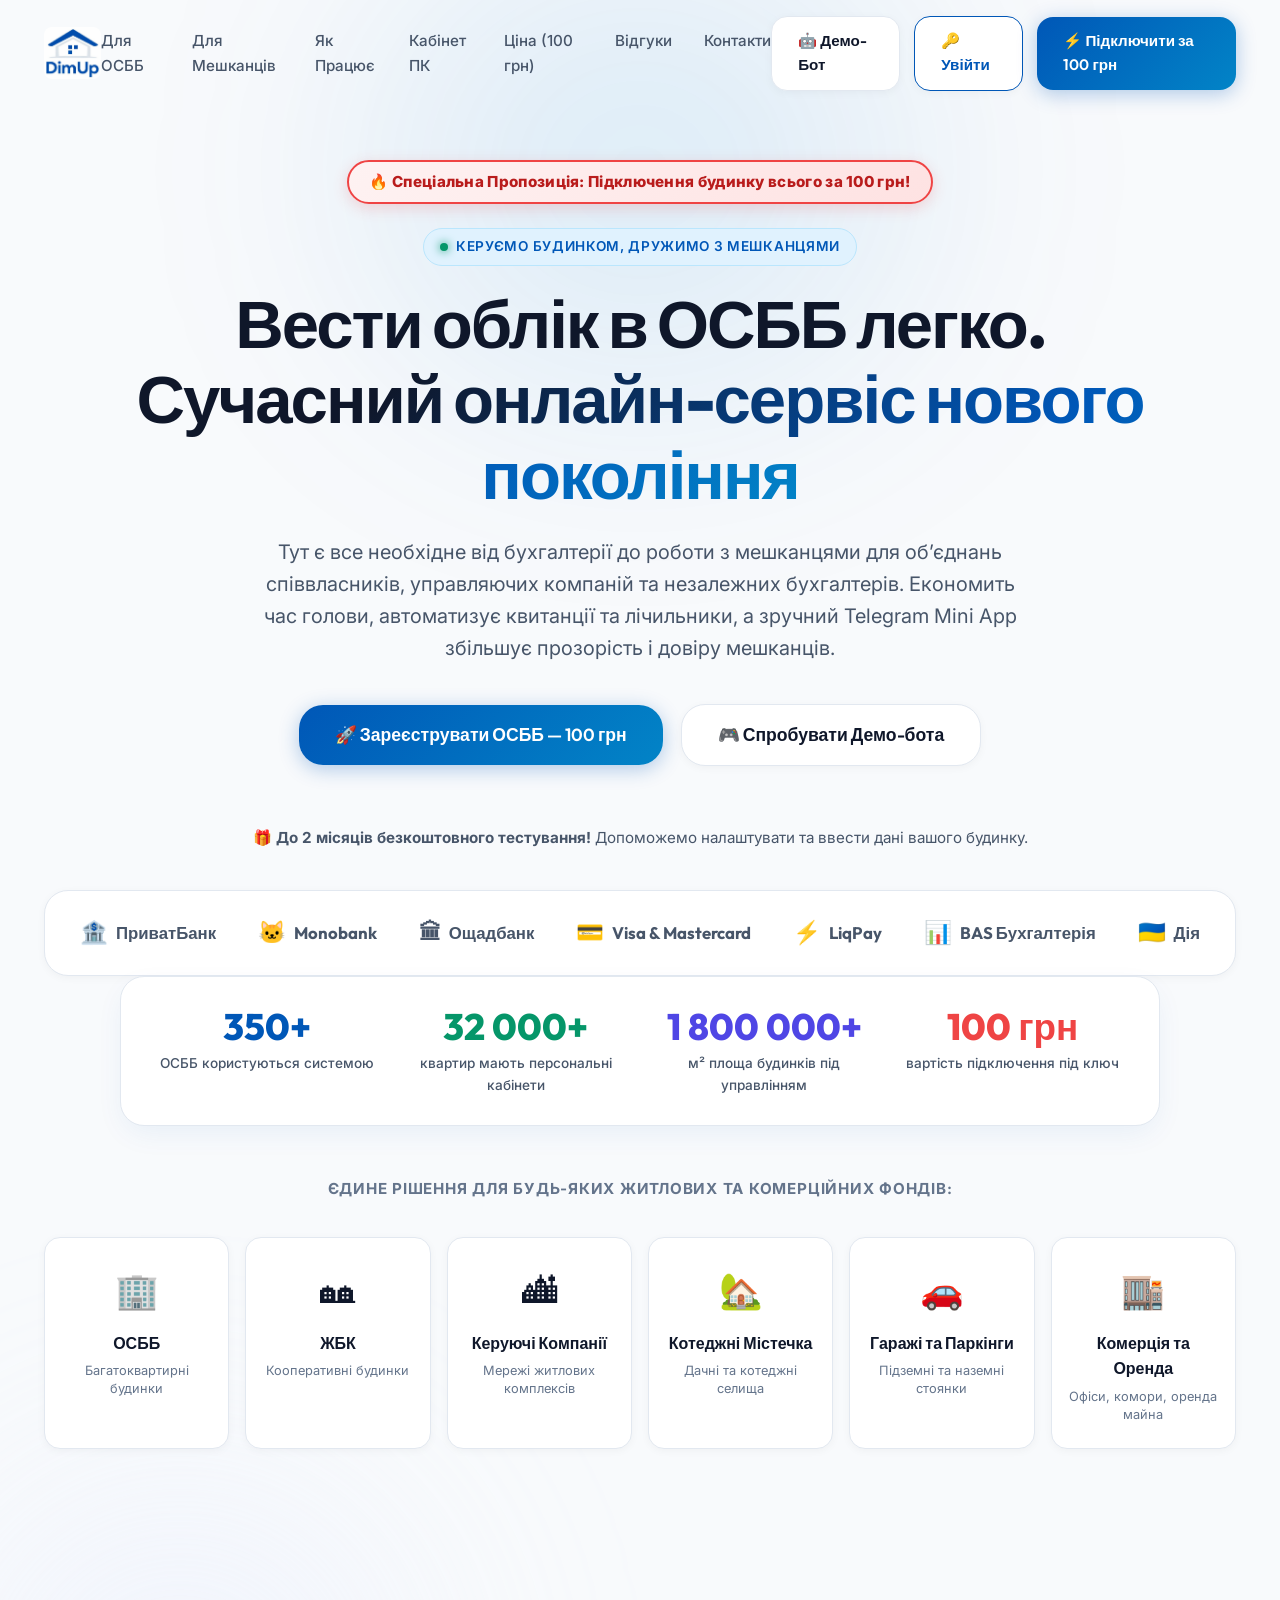
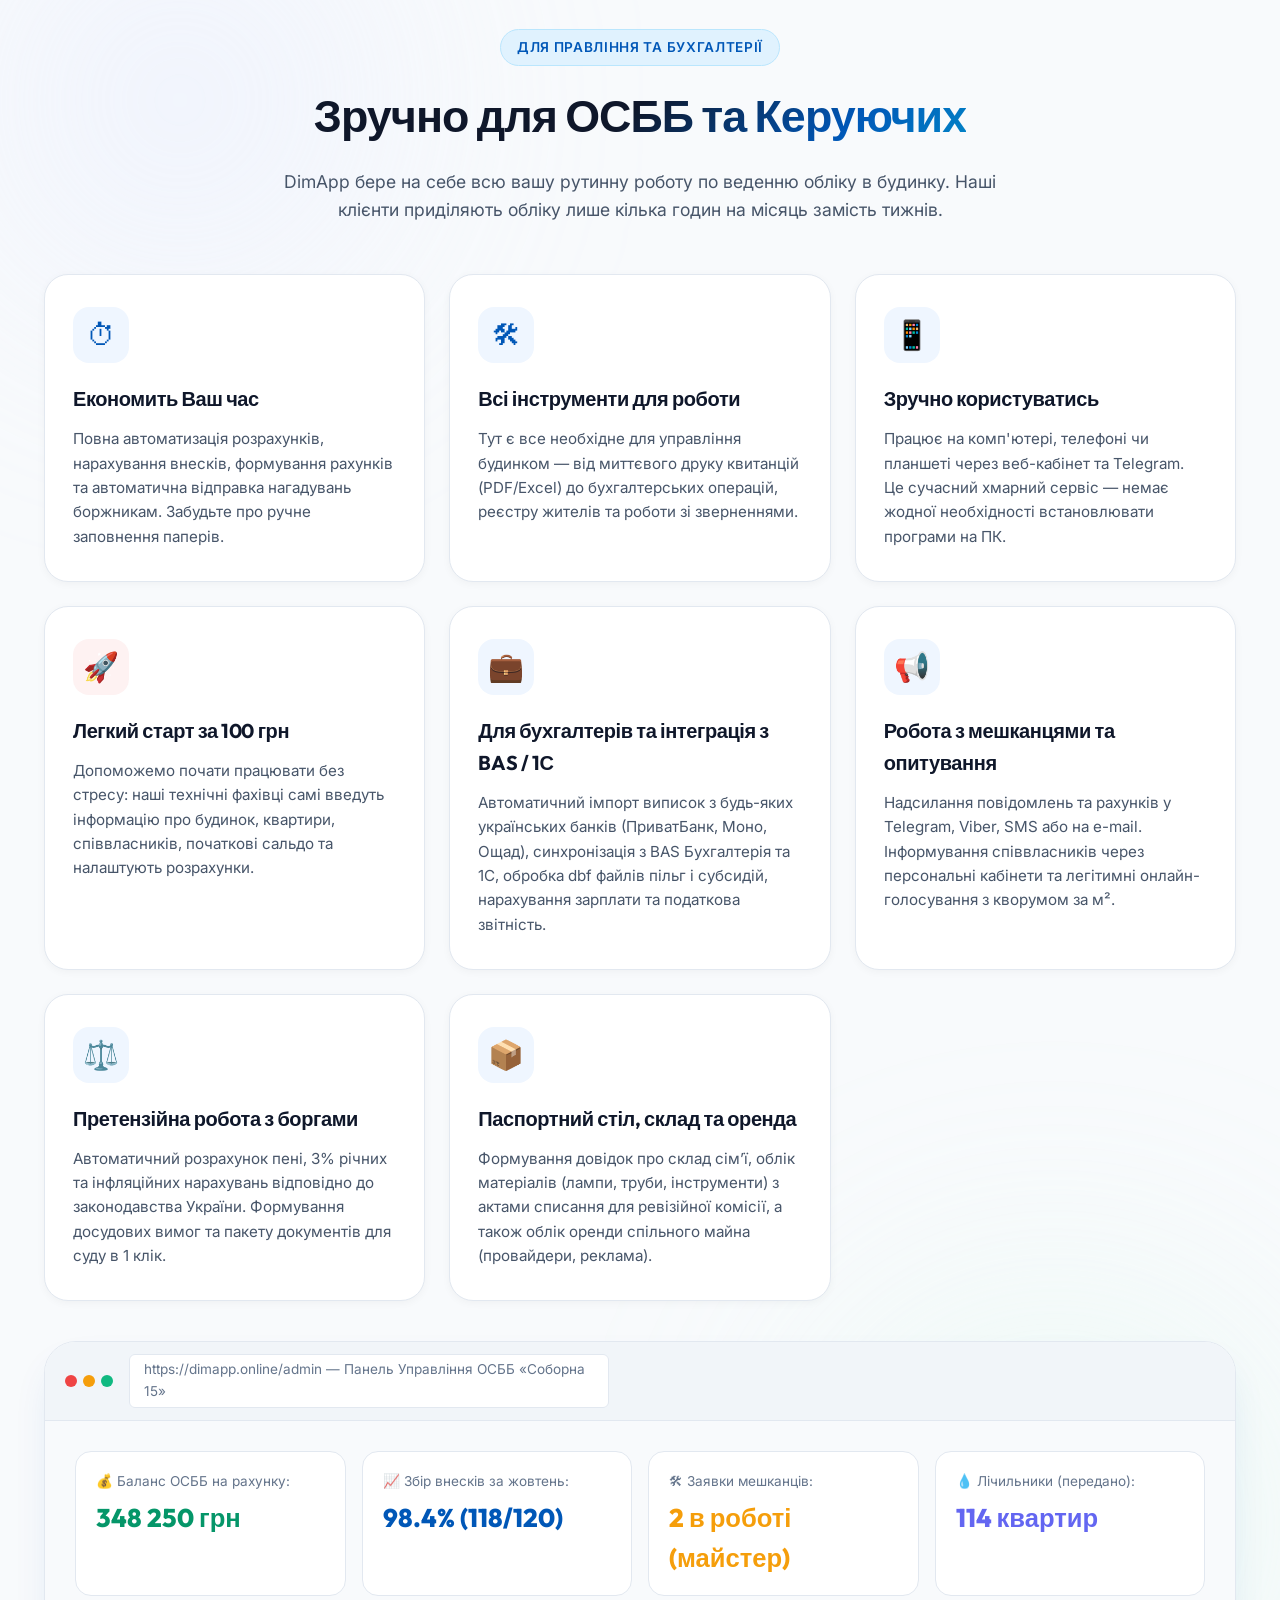
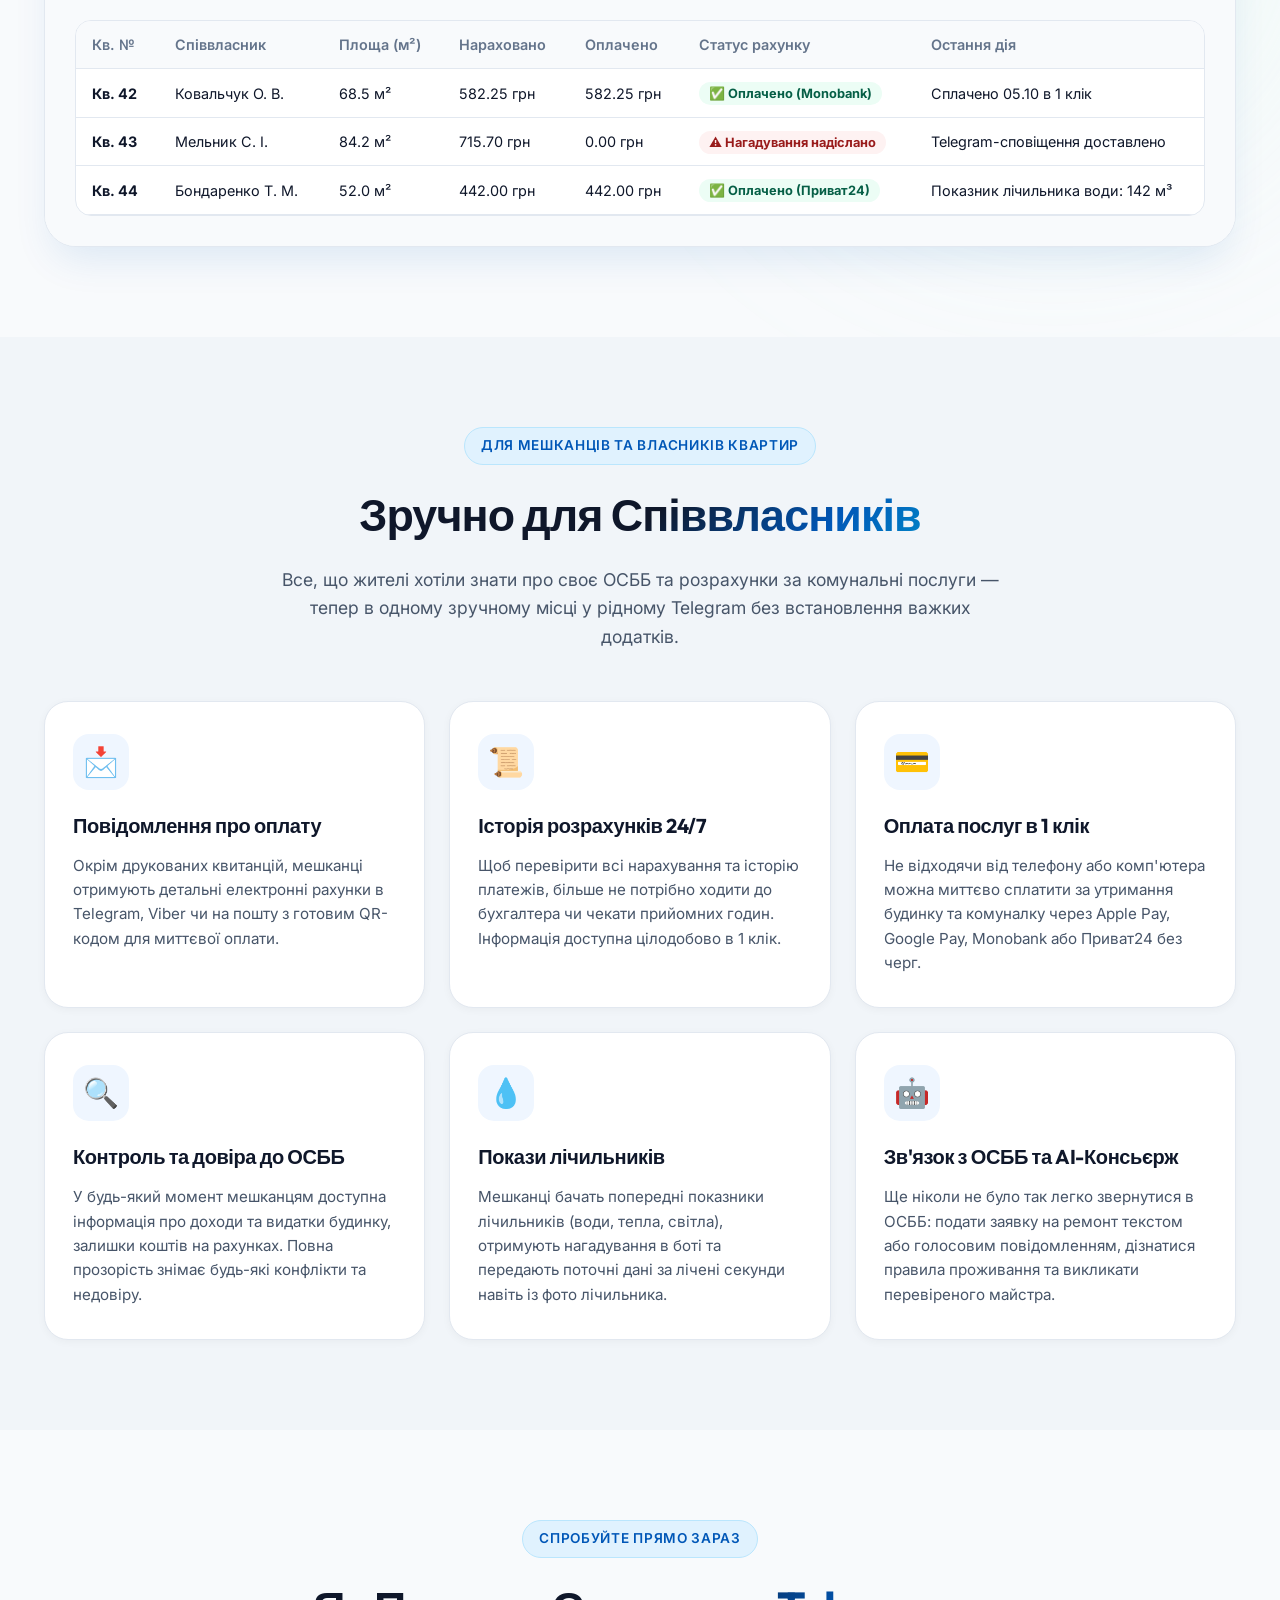
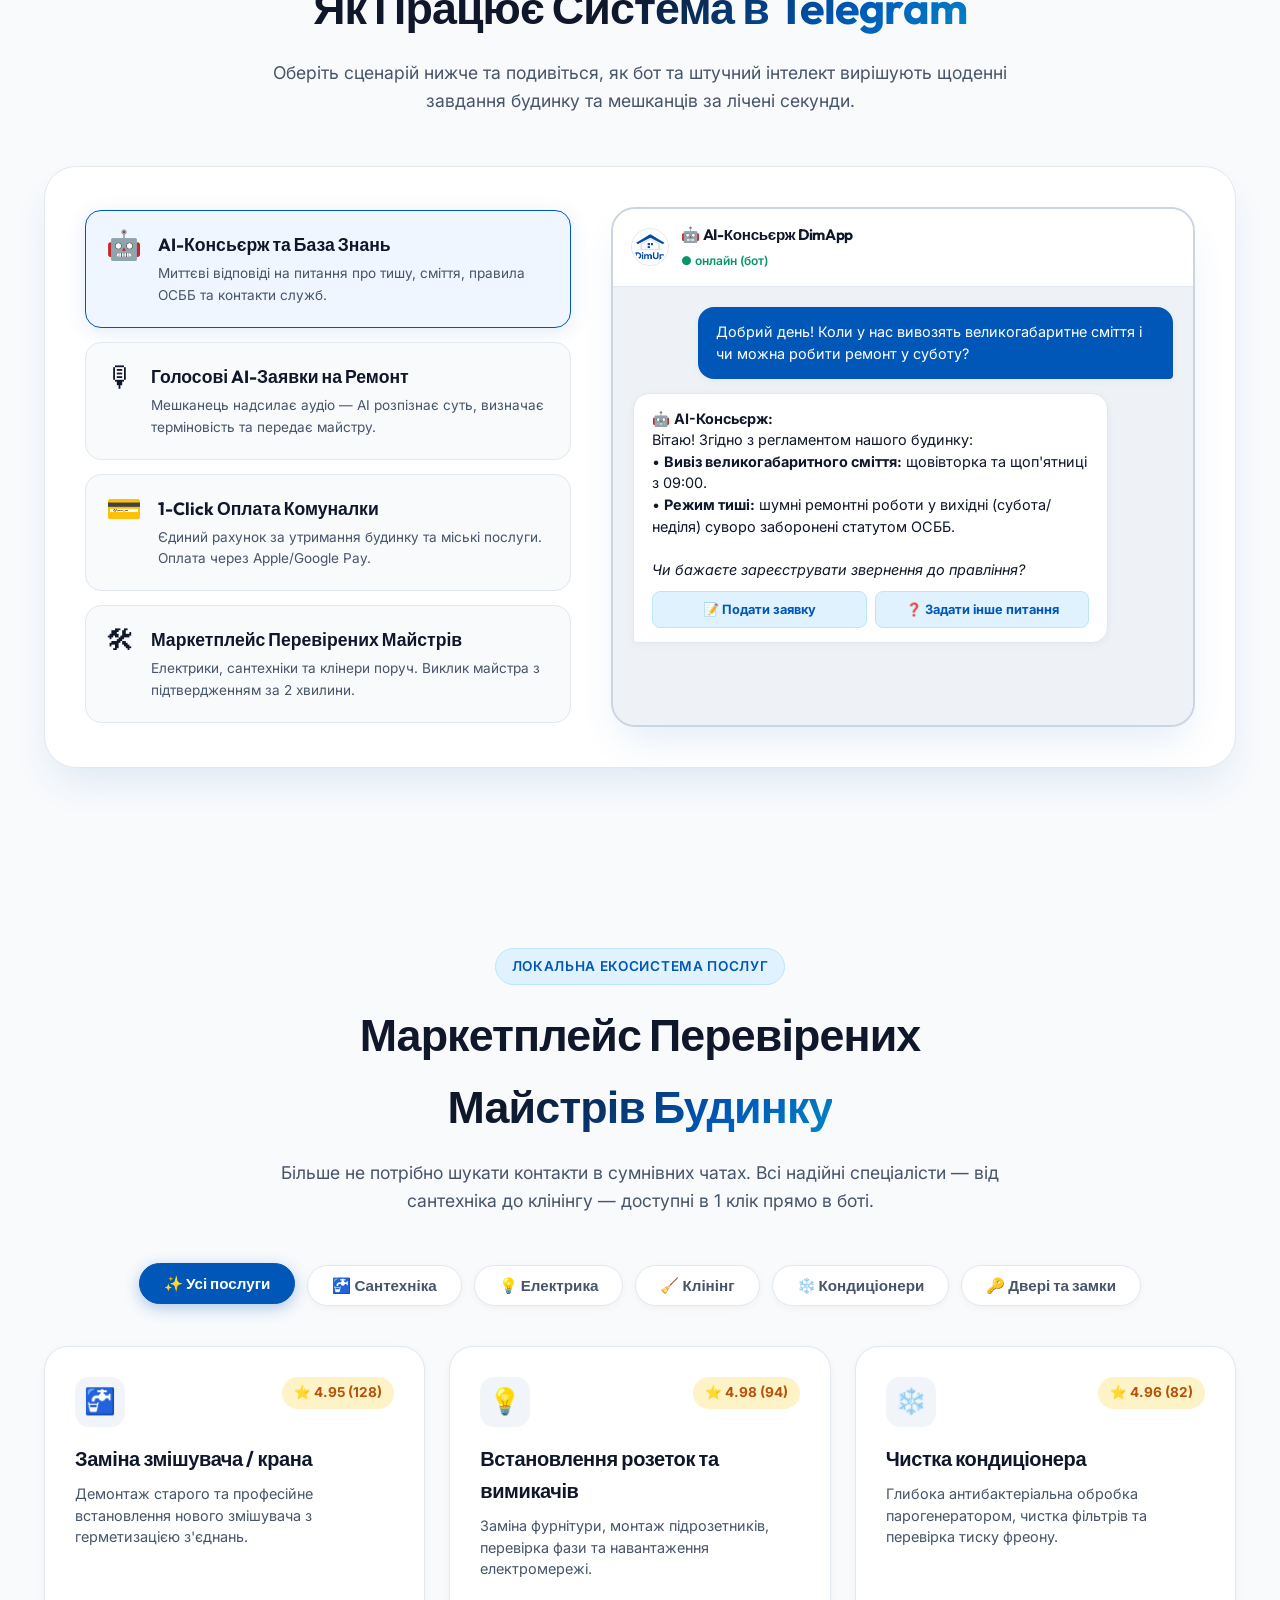
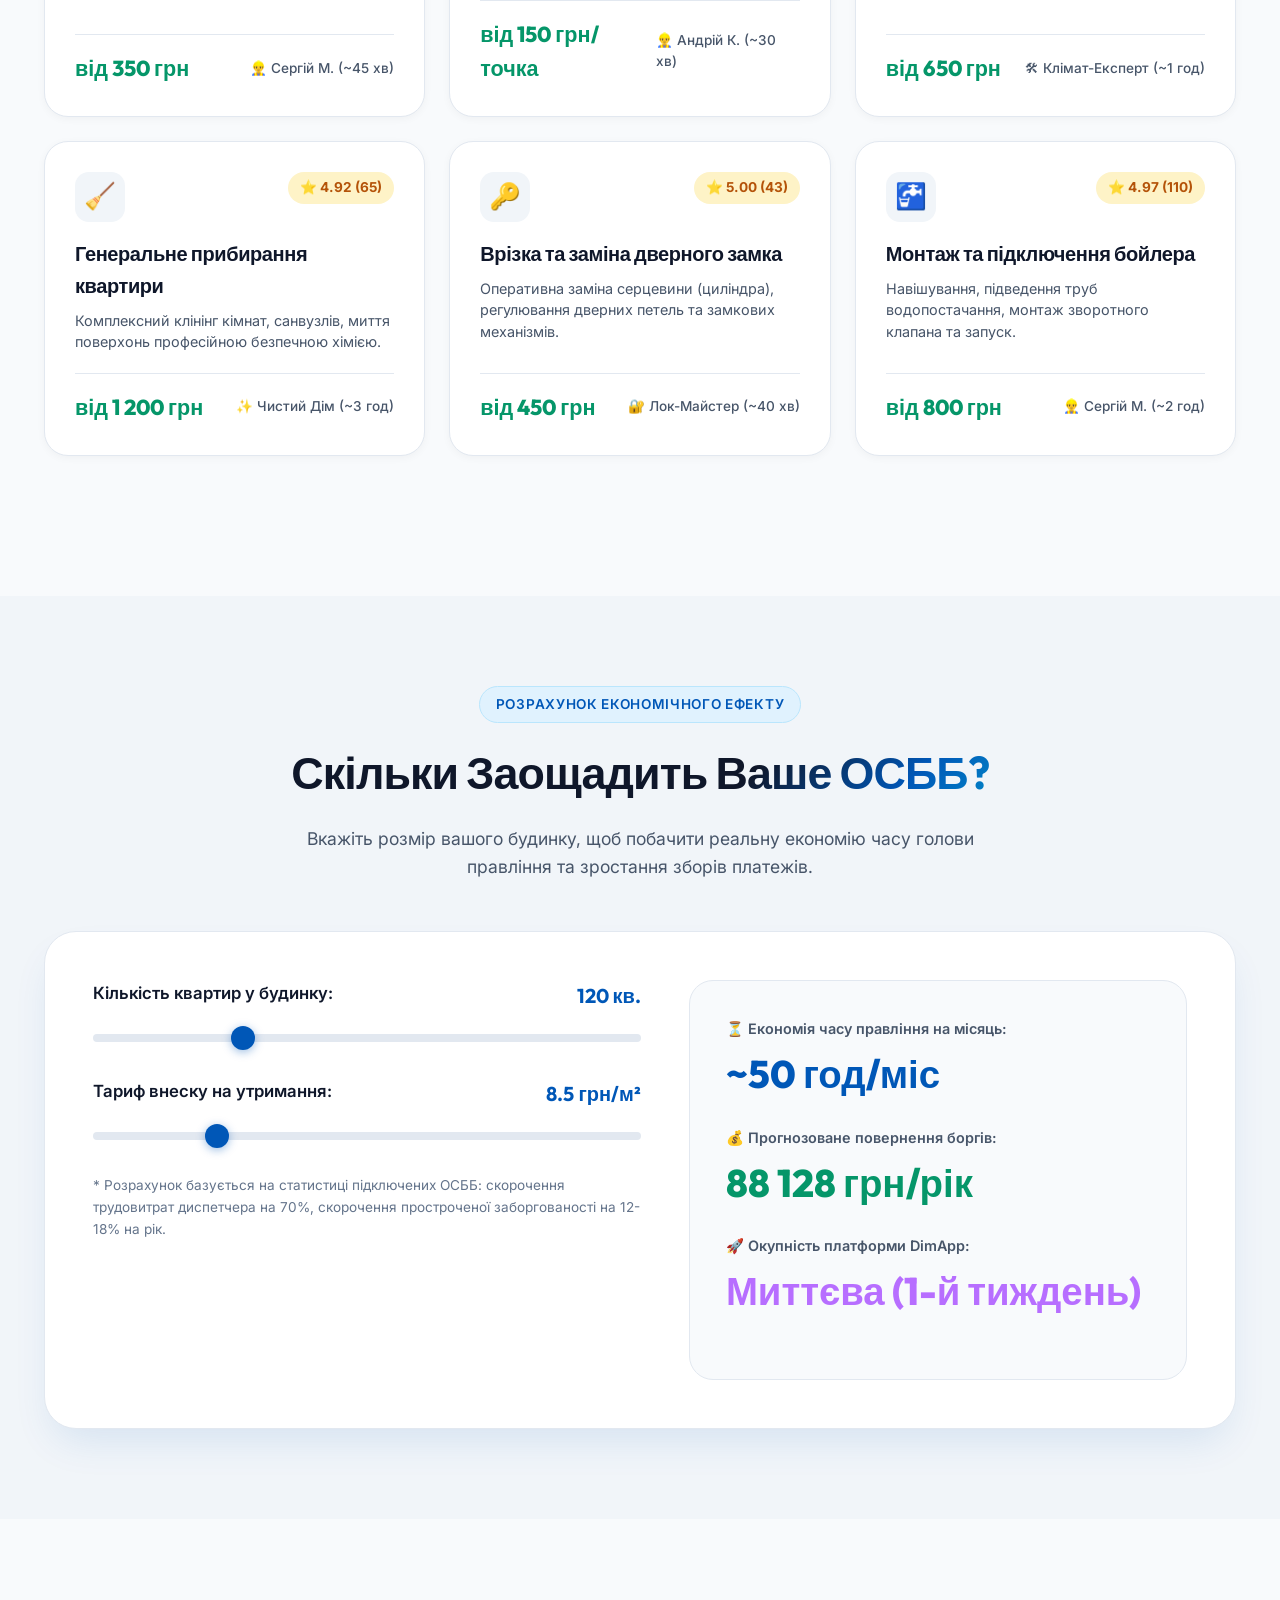
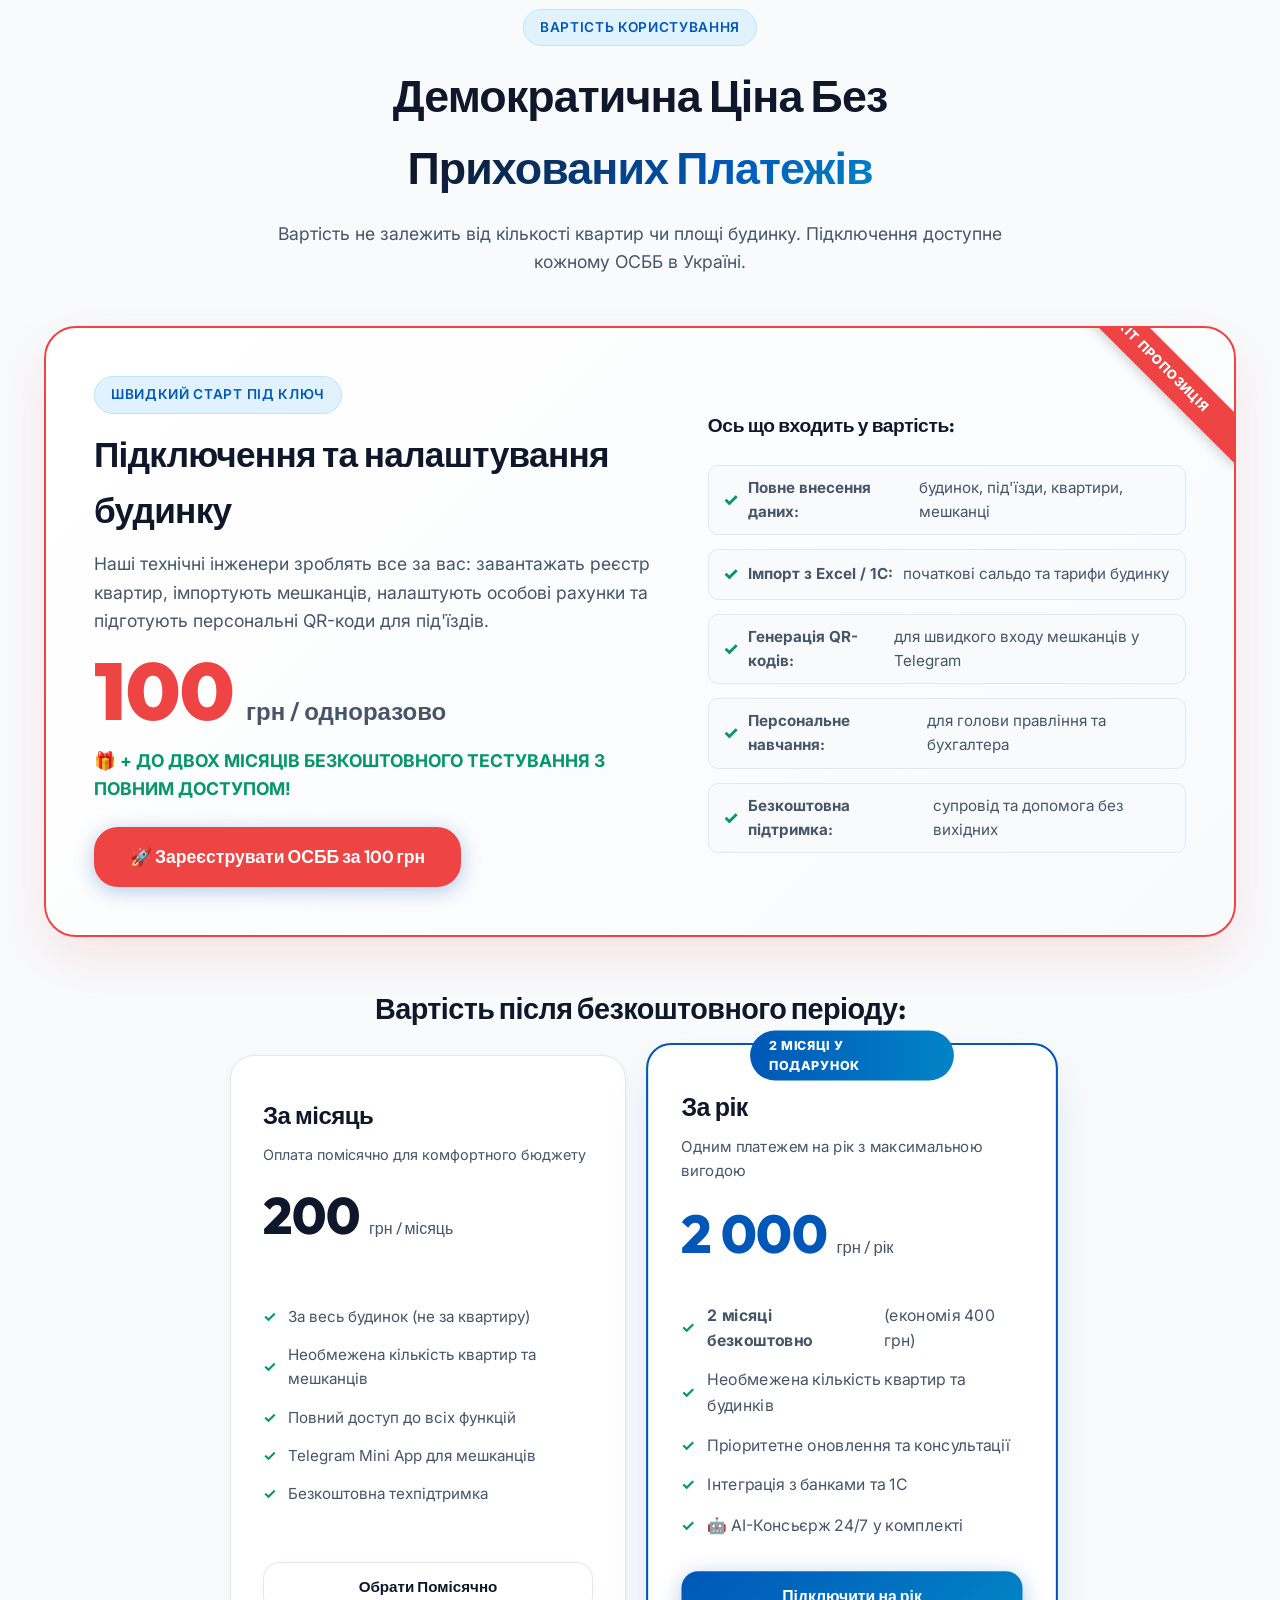
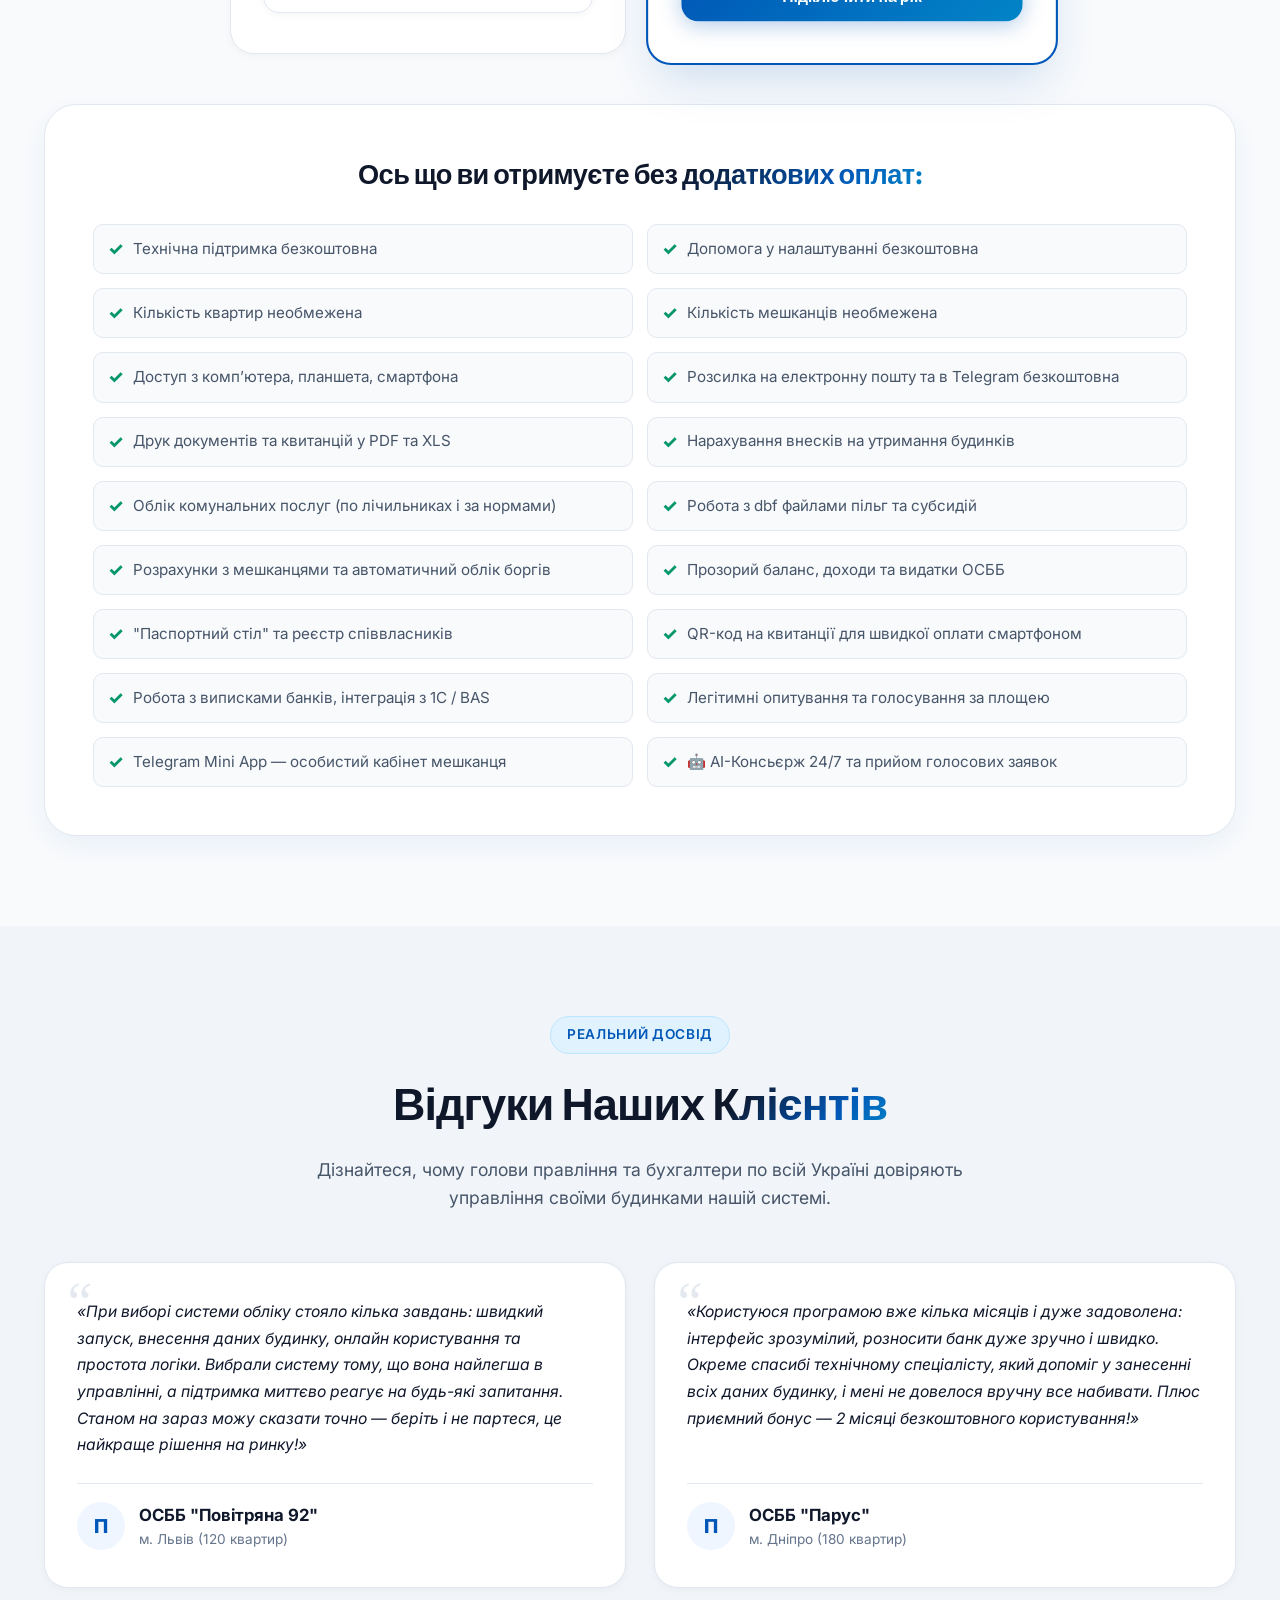
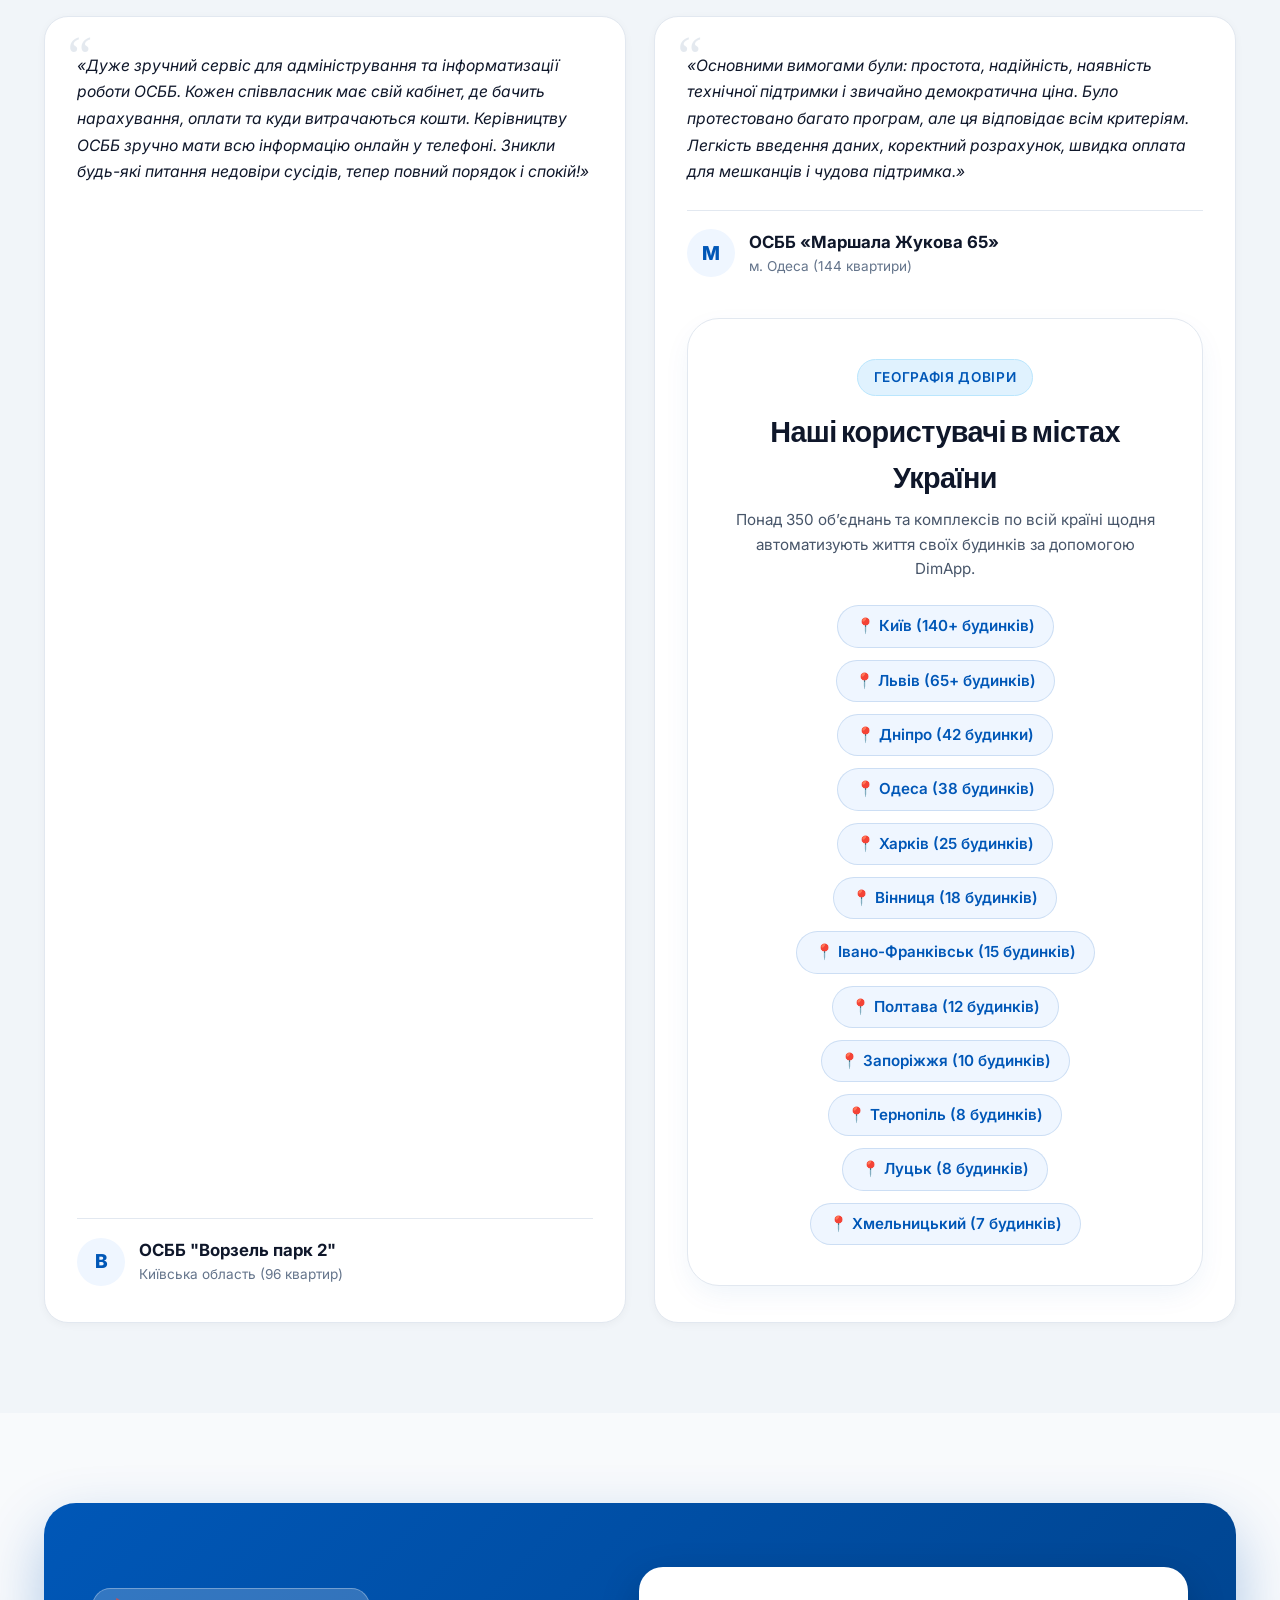
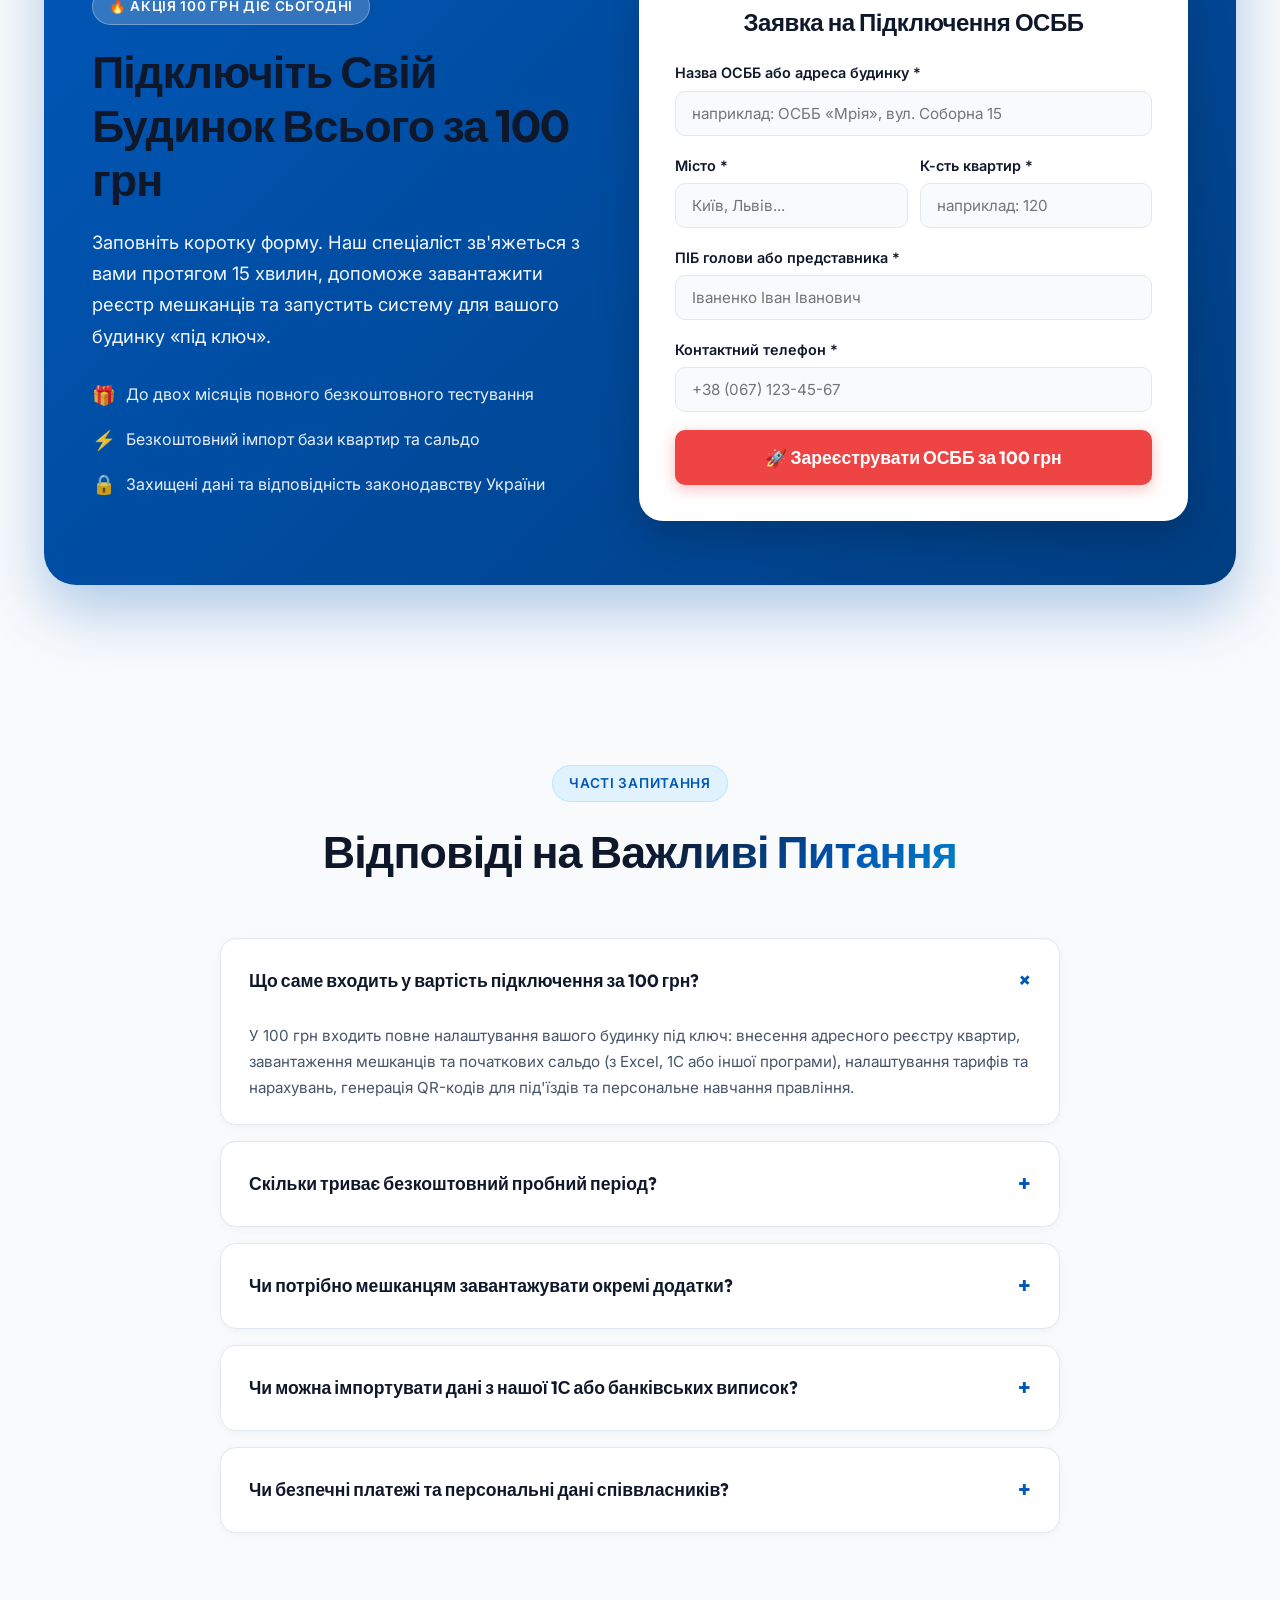
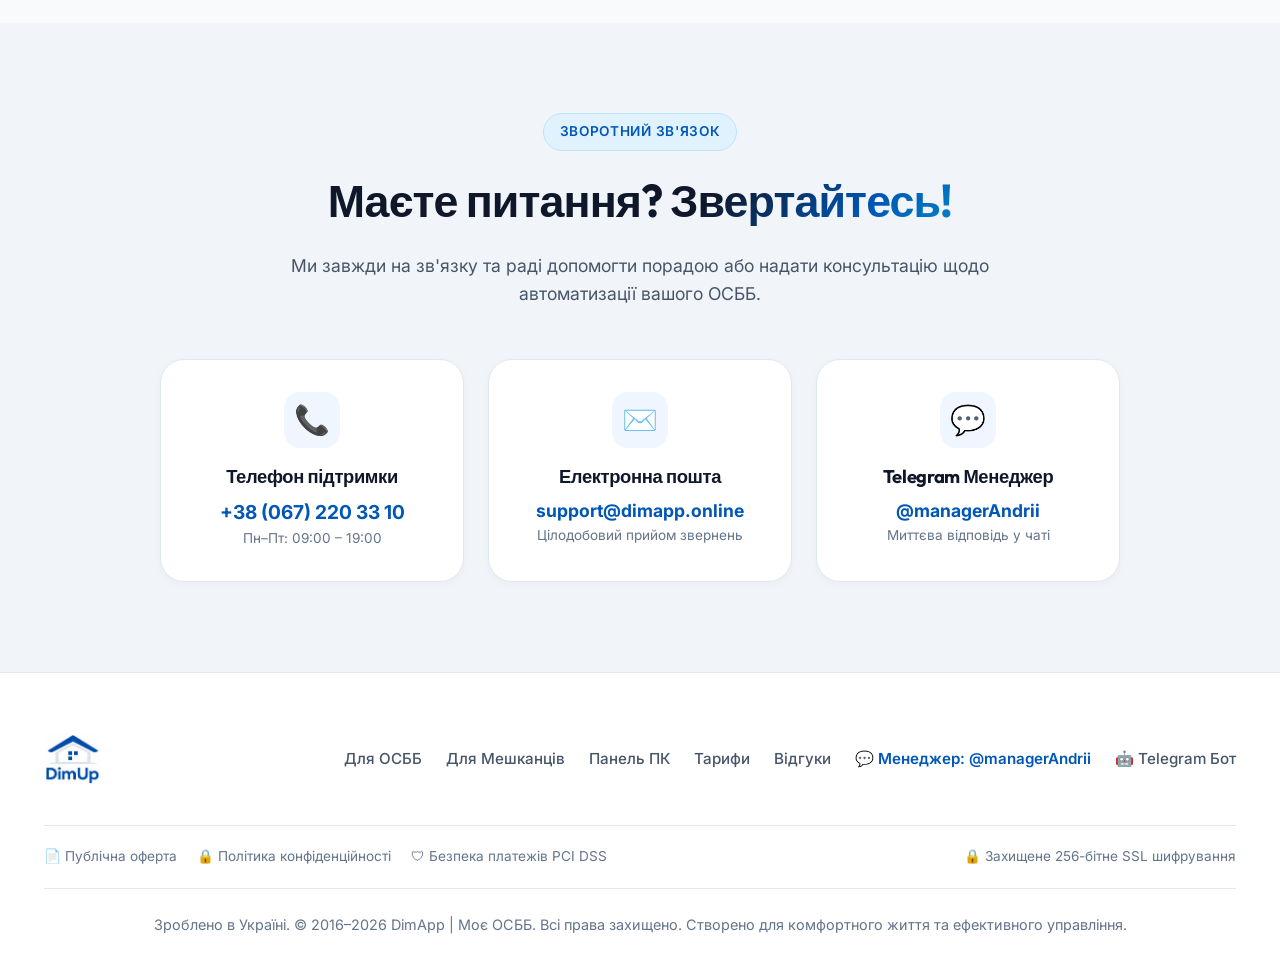
<file: index.html>
<!DOCTYPE html>
<html lang="uk">
<head>
  <meta charset="UTF-8">
  <meta name="viewport" content="width=device-width, initial-scale=1.0">
  <title>DimApp | Моє ОСББ — Керуємо будинком, дружимо з мешканцями (Підключення за 100 грн)</title>
  <meta name="description" content="DimApp — онлайн сервіс та розумна система для ОСББ та управляючих компаній. Тут є все: від бухгалтерії та розрахунків до кабінетів у Telegram та 1-Click оплат. Підключення будинку всього 100 грн!">
  
  <!-- Favicon -->
  <link rel="icon" type="image/png" sizes="64x64" href="./app/webapp/static/images/favicon.png?v=2">
  <link rel="apple-touch-icon" sizes="128x128" href="./app/webapp/static/images/favicon-128.png?v=2">
  
  <!-- Styles -->
  <link rel="stylesheet" href="./app/webapp/static/css/landing.css?v=3">
</head>
<body>

  <!-- Ambient Glow Backgrounds -->
  <div class="ambient-glow glow-1"></div>
  <div class="ambient-glow glow-2"></div>
  <div class="ambient-glow glow-3"></div>

  <!-- Header Navigation -->
  <header class="header">
    <div class="container nav-container">
      <a href="#" class="logo-wrap">
        <img src="./app/webapp/static/images/logo.png" alt="DimApp Моє ОСББ Logo" class="brand-logo-img">
      </a>

      <ul class="nav-menu">
        <li><a href="#osbb" class="nav-link">Для ОСББ</a></li>
        <li><a href="#residents" class="nav-link">Для Мешканців</a></li>
        <li><a href="#simulator" class="nav-link">Як Працює</a></li>
        <li><a href="#desktop-ui" class="nav-link">Кабінет ПК</a></li>
        <li><a href="#pricing" class="nav-link">Ціна (100 грн)</a></li>
        <li><a href="#reviews" class="nav-link">Відгуки</a></li>
        <li><a href="#contacts" class="nav-link">Контакти</a></li>
      </ul>

      <div class="nav-actions">
        <a href="https://t.me/me_DimUp_bot" target="_blank" class="btn btn-glass">
          <span>🤖 Демо-Бот</span>
        </a>
        <a href="https://t.me/me_DimUp_bot" target="_blank" class="btn btn-glass" style="color: var(--primary); border-color: var(--primary);">
          <span>🔑 Увійти</span>
        </a>
        <a href="#register" class="btn btn-primary">
          <span>⚡️ Підключити за 100 грн</span>
        </a>
      </div>
    </div>
  </header>

  <!-- Hero Section -->
  <section class="hero-section">
    <div class="container">
      <!-- 100 UAH Special Offer Badge -->
      <div class="promo-100-badge">
        <span>🔥 Спеціальна Пропозиція: Підключення будинку всього за 100 грн!</span>
      </div>

      <div class="badge badge-cyan hero-badge" style="display: flex; margin: 0 auto 20px auto; width: fit-content;">
        <span class="badge-pulse"></span>
        <span>Керуємо будинком, дружимо з мешканцями</span>
      </div>

      <h1 class="hero-title">
        Вести облік в ОСББ легко. <br>
        <span class="gradient-text">Сучасний онлайн-сервіс нового покоління</span>
      </h1>

      <p class="hero-subtitle">
        Тут є все необхідне від бухгалтерії до роботи з мешканцями для об’єднань співвласників, управляючих компаній та незалежних бухгалтерів. Економить час голови, автоматизує квитанції та лічильники, а зручний Telegram Mini App збільшує прозорість і довіру мешканців.
      </p>

      <div class="hero-cta-group">
        <a href="#register" class="btn btn-primary btn-lg">
          <span>🚀 Зареєструвати ОСББ — 100 грн</span>
        </a>
        <a href="https://t.me/me_DimUp_bot" target="_blank" class="btn btn-glass btn-lg">
          <span>🎮 Спробувати Демо-бота</span>
        </a>
      </div>

      <p style="margin-top: 14px; color: var(--text-muted); font-size: 0.95rem;">
        🎁 <b>До 2 місяців безкоштовного тестування!</b> Допоможемо налаштувати та ввести дані вашого будинку.
      </p>

      <!-- Partners / Integrations Trust Bar -->
      <div class="partners-bar">
        <div class="partner-item"><span class="partner-item-icon">🏦</span> ПриватБанк</div>
        <div class="partner-item"><span class="partner-item-icon">🐱</span> Monobank</div>
        <div class="partner-item"><span class="partner-item-icon">🏛</span> Ощадбанк</div>
        <div class="partner-item"><span class="partner-item-icon">💳</span> Visa & Mastercard</div>
        <div class="partner-item"><span class="partner-item-icon">⚡️</span> LiqPay</div>
        <div class="partner-item"><span class="partner-item-icon">📊</span> BAS Бухгалтерія</div>
        <div class="partner-item"><span class="partner-item-icon">🇺🇦</span> Дія</div>
      </div>


      <!-- Stats Bar (Similar to osbb.online) -->
      <div class="stats-grid">
        <div class="stat-item">
          <div class="stat-value highlight-cyan">350+</div>
          <div class="stat-label">ОСББ користуються системою</div>
        </div>
        <div class="stat-item">
          <div class="stat-value highlight-green">32 000+</div>
          <div class="stat-label">квартир мають персональні кабінети</div>
        </div>
        <div class="stat-item">
          <div class="stat-value highlight-purple">1 800 000+</div>
          <div class="stat-label">м² площа будинків під управлінням</div>
        </div>
        <div class="stat-item">
          <div class="stat-value" style="color: #ef4444;">100 грн</div>
          <div class="stat-label">вартість підключення під ключ</div>
        </div>
      </div>

      <!-- Property Types Grid (Inspired by osbb-online.com.ua) -->
      <div style="margin-top: 50px; text-align: center;">
        <span style="font-size: 0.95rem; font-weight: 700; text-transform: uppercase; letter-spacing: 0.05em; color: var(--text-dim);">
          Єдине рішення для будь-яких житлових та комерційних фондів:
        </span>
        <div class="property-types-grid">
          <div class="prop-type-item">
            <div class="prop-type-icon">🏢</div>
            <div class="prop-type-title">ОСББ</div>
            <div class="prop-type-desc">Багатоквартирні будинки</div>
          </div>
          <div class="prop-type-item">
            <div class="prop-type-icon">🏘</div>
            <div class="prop-type-title">ЖБК</div>
            <div class="prop-type-desc">Кооперативні будинки</div>
          </div>
          <div class="prop-type-item">
            <div class="prop-type-icon">🏙</div>
            <div class="prop-type-title">Керуючі Компанії</div>
            <div class="prop-type-desc">Мережі житлових комплексів</div>
          </div>
          <div class="prop-type-item">
            <div class="prop-type-icon">🏡</div>
            <div class="prop-type-title">Котеджні Містечка</div>
            <div class="prop-type-desc">Дачні та котеджні селища</div>
          </div>
          <div class="prop-type-item">
            <div class="prop-type-icon">🚗</div>
            <div class="prop-type-title">Гаражі та Паркінги</div>
            <div class="prop-type-desc">Підземні та наземні стоянки</div>
          </div>
          <div class="prop-type-item">
            <div class="prop-type-icon">🏬</div>
            <div class="prop-type-title">Комерція та Оренда</div>
            <div class="prop-type-desc">Офіси, комори, оренда майна</div>
          </div>
        </div>
      </div>
    </div>
  </section>

  <!-- Section 1: Convenient for OSBB & Accountant (Зручно для ОСББ) -->
  <section id="osbb" class="section">
    <div class="container">
      <div class="section-header">
        <div class="badge badge-cyan">Для Правління та Бухгалтерії</div>
        <h2 class="section-title">Зручно для <span class="gradient-text">ОСББ та Керуючих</span></h2>
        <p class="section-desc">DimApp бере на себе всю вашу рутинну роботу по веденню обліку в будинку. Наші клієнти приділяють обліку лише кілька годин на місяць замість тижнів.</p>
      </div>

      <div class="benefits-cards-grid">
        <!-- 1 -->
        <div class="benefit-card">
          <div class="benefit-card-icon">⏱</div>
          <h3 class="benefit-card-title">Економить Ваш час</h3>
          <p class="benefit-card-desc">Повна автоматизація розрахунків, нарахування внесків, формування рахунків та автоматична відправка нагадувань боржникам. Забудьте про ручне заповнення паперів.</p>
        </div>

        <!-- 2 -->
        <div class="benefit-card">
          <div class="benefit-card-icon">🛠</div>
          <h3 class="benefit-card-title">Всі інструменти для роботи</h3>
          <p class="benefit-card-desc">Тут є все необхідне для управління будинком — від миттєвого друку квитанцій (PDF/Excel) до бухгалтерських операцій, реєстру жителів та роботи зі зверненнями.</p>
        </div>

        <!-- 3 -->
        <div class="benefit-card">
          <div class="benefit-card-icon">📱</div>
          <h3 class="benefit-card-title">Зручно користуватись</h3>
          <p class="benefit-card-desc">Працює на комп'ютері, телефоні чи планшеті через веб-кабінет та Telegram. Це сучасний хмарний сервіс — немає жодної необхідності встановлювати програми на ПК.</p>
        </div>

        <!-- 4 -->
        <div class="benefit-card">
          <div class="benefit-card-icon" style="background: #fef2f2; color: #ef4444;">🚀</div>
          <h3 class="benefit-card-title">Легкий старт за 100 грн</h3>
          <p class="benefit-card-desc">Допоможемо почати працювати без стресу: наші технічні фахівці самі введуть інформацію про будинок, квартири, співвласників, початкові сальдо та налаштують розрахунки.</p>
        </div>

        <!-- 5 -->
        <div class="benefit-card">
          <div class="benefit-card-icon">💼</div>
          <h3 class="benefit-card-title">Для бухгалтерів та інтеграція з BAS / 1С</h3>
          <p class="benefit-card-desc">Автоматичний імпорт виписок з будь-яких українських банків (ПриватБанк, Моно, Ощад), синхронізація з BAS Бухгалтерія та 1С, обробка dbf файлів пільг і субсидій, нарахування зарплати та податкова звітність.</p>
        </div>

        <!-- 6 -->
        <div class="benefit-card">
          <div class="benefit-card-icon">📢</div>
          <h3 class="benefit-card-title">Робота з мешканцями та опитування</h3>
          <p class="benefit-card-desc">Надсилання повідомлень та рахунків у Telegram, Viber, SMS або на e-mail. Інформування співвласників через персональні кабінети та легітимні онлайн-голосування з кворумом за м².</p>
        </div>

        <!-- 7 -->
        <div class="benefit-card">
          <div class="benefit-card-icon">⚖️</div>
          <h3 class="benefit-card-title">Претензійна робота з боргами</h3>
          <p class="benefit-card-desc">Автоматичний розрахунок пені, 3% річних та інфляційних нарахувань відповідно до законодавства України. Формування досудових вимог та пакету документів для суду в 1 клік.</p>
        </div>

        <!-- 8 -->
        <div class="benefit-card">
          <div class="benefit-card-icon">📦</div>
          <h3 class="benefit-card-title">Паспортний стіл, склад та оренда</h3>
          <p class="benefit-card-desc">Формування довідок про склад сім’ї, облік матеріалів (лампи, труби, інструменти) з актами списання для ревізійної комісії, а також облік оренди спільного майна (провайдери, реклама).</p>
        </div>
      </div>

      <!-- Desktop UI Showcase (Workstation of Chairman & Accountant) -->
      <div id="desktop-ui" class="desktop-mockup-wrapper">
        <div class="desktop-browser-header">
          <div class="browser-dots">
            <div class="browser-dot dot-red"></div>
            <div class="browser-dot dot-yellow"></div>
            <div class="browser-dot dot-green"></div>
          </div>
          <div class="browser-address">https://dimapp.online/admin — Панель Управління ОСББ «Соборна 15»</div>
        </div>

        <div class="desktop-ui-body">
          <div class="dash-top-metrics">
            <div class="dash-metric-card">
              <span style="font-size: 0.85rem; color: var(--text-dim);">💰 Баланс ОСББ на рахунку:</span>
              <div class="dash-metric-val" style="color: var(--accent-emerald);">348 250 грн</div>
            </div>
            <div class="dash-metric-card">
              <span style="font-size: 0.85rem; color: var(--text-dim);">📈 Збір внесків за жовтень:</span>
              <div class="dash-metric-val" style="color: var(--primary);">98.4% (118/120)</div>
            </div>
            <div class="dash-metric-card">
              <span style="font-size: 0.85rem; color: var(--text-dim);">🛠 Заявки мешканців:</span>
              <div class="dash-metric-val" style="color: #f59e0b;">2 в роботі (майстер)</div>
            </div>
            <div class="dash-metric-card">
              <span style="font-size: 0.85rem; color: var(--text-dim);">💧 Лічильники (передано):</span>
              <div class="dash-metric-val" style="color: #6366f1;">114 квартир</div>
            </div>
          </div>

          <div class="dash-table-wrap">
            <table class="dash-table">
              <thead>
                <tr>
                  <th>Кв. №</th>
                  <th>Співвласник</th>
                  <th>Площа (м²)</th>
                  <th>Нараховано</th>
                  <th>Оплачено</th>
                  <th>Статус рахунку</th>
                  <th>Остання дія</th>
                </tr>
              </thead>
              <tbody>
                <tr>
                  <td><b>Кв. 42</b></td>
                  <td>Ковальчук О. В.</td>
                  <td>68.5 м²</td>
                  <td>582.25 грн</td>
                  <td>582.25 грн</td>
                  <td><span class="badge-paid">✅ Оплачено (Monobank)</span></td>
                  <td>Сплачено 05.10 в 1 клік</td>
                </tr>
                <tr>
                  <td><b>Кв. 43</b></td>
                  <td>Мельник С. І.</td>
                  <td>84.2 м²</td>
                  <td>715.70 грн</td>
                  <td>0.00 грн</td>
                  <td><span class="badge-debt">⚠️ Нагадування надіслано</span></td>
                  <td>Telegram-сповіщення доставлено</td>
                </tr>
                <tr>
                  <td><b>Кв. 44</b></td>
                  <td>Бондаренко Т. М.</td>
                  <td>52.0 м²</td>
                  <td>442.00 грн</td>
                  <td>442.00 грн</td>
                  <td><span class="badge-paid">✅ Оплачено (Приват24)</span></td>
                  <td>Показник лічильника води: 142 м³</td>
                </tr>
              </tbody>
            </table>
          </div>
        </div>
      </div>
    </div>
  </section>



  <!-- Section 2: Convenient for Co-Owners & Residents (Зручно для співвласників) -->
  <section id="residents" class="section" style="background: var(--bg-section-alt);">
    <div class="container">
      <div class="section-header">
        <div class="badge badge-cyan">Для Мешканців та Власників Квартир</div>
        <h2 class="section-title">Зручно для <span class="gradient-text">Співвласників</span></h2>
        <p class="section-desc">Все, що жителі хотіли знати про своє ОСББ та розрахунки за комунальні послуги — тепер в одному зручному місці у рідному Telegram без встановлення важких додатків.</p>
      </div>

      <div class="benefits-cards-grid">
        <!-- 1 -->
        <div class="benefit-card">
          <div class="benefit-card-icon">📩</div>
          <h3 class="benefit-card-title">Повідомлення про оплату</h3>
          <p class="benefit-card-desc">Окрім друкованих квитанцій, мешканці отримують детальні електронні рахунки в Telegram, Viber чи на пошту з готовим QR-кодом для миттєвої оплати.</p>
        </div>

        <!-- 2 -->
        <div class="benefit-card">
          <div class="benefit-card-icon">📜</div>
          <h3 class="benefit-card-title">Історія розрахунків 24/7</h3>
          <p class="benefit-card-desc">Щоб перевірити всі нарахування та історію платежів, більше не потрібно ходити до бухгалтера чи чекати прийомних годин. Інформація доступна цілодобово в 1 клік.</p>
        </div>

        <!-- 3 -->
        <div class="benefit-card">
          <div class="benefit-card-icon">💳</div>
          <h3 class="benefit-card-title">Оплата послуг в 1 клік</h3>
          <p class="benefit-card-desc">Не відходячи від телефону або комп'ютера можна миттєво сплатити за утримання будинку та комуналку через Apple Pay, Google Pay, Monobank або Приват24 без черг.</p>
        </div>

        <!-- 4 -->
        <div class="benefit-card">
          <div class="benefit-card-icon">🔍</div>
          <h3 class="benefit-card-title">Контроль та довіра до ОСББ</h3>
          <p class="benefit-card-desc">У будь-який момент мешканцям доступна інформація про доходи та видатки будинку, залишки коштів на рахунках. Повна прозорість знімає будь-які конфлікти та недовіру.</p>
        </div>

        <!-- 5 -->
        <div class="benefit-card">
          <div class="benefit-card-icon">💧</div>
          <h3 class="benefit-card-title">Покази лічильників</h3>
          <p class="benefit-card-desc">Мешканці бачать попередні показники лічильників (води, тепла, світла), отримують нагадування в боті та передають поточні дані за лічені секунди навіть із фото лічильника.</p>
        </div>

        <!-- 6 -->
        <div class="benefit-card">
          <div class="benefit-card-icon">🤖</div>
          <h3 class="benefit-card-title">Зв'язок з ОСББ та AI-Консьєрж</h3>
          <p class="benefit-card-desc">Ще ніколи не було так легко звернутися в ОСББ: подати заявку на ремонт текстом або голосовим повідомленням, дізнатися правила проживання та викликати перевіреного майстра.</p>
        </div>
      </div>
    </div>
  </section>

  <!-- Interactive Simulator Section -->
  <section id="simulator" class="section">
    <div class="container">
      <div class="section-header">
        <div class="badge badge-cyan">Спробуйте Прямо Зараз</div>
        <h2 class="section-title">Як Працює <span class="gradient-text">Система в Telegram</span></h2>
        <p class="section-desc">Оберіть сценарій нижче та подивіться, як бот та штучний інтелект вирішують щоденні завдання будинку та мешканців за лічені секунди.</p>
      </div>

      <div class="simulator-container">
        <!-- Tab Controls -->
        <div class="sim-nav">
          <div class="sim-tab-btn active" data-scene="concierge">
            <div class="sim-tab-icon">🤖</div>
            <div>
              <div class="sim-tab-title">AI-Консьєрж та База Знань</div>
              <div class="sim-tab-desc">Миттєві відповіді на питання про тишу, сміття, правила ОСББ та контакти служб.</div>
            </div>
          </div>

          <div class="sim-tab-btn" data-scene="ticket">
            <div class="sim-tab-icon">🎙</div>
            <div>
              <div class="sim-tab-title">Голосові AI-Заявки на Ремонт</div>
              <div class="sim-tab-desc">Мешканець надсилає аудіо — AI розпізнає суть, визначає терміновість та передає майстру.</div>
            </div>
          </div>

          <div class="sim-tab-btn" data-scene="payment">
            <div class="sim-tab-icon">💳</div>
            <div>
              <div class="sim-tab-title">1-Click Оплата Комуналки</div>
              <div class="sim-tab-desc">Єдиний рахунок за утримання будинку та міські послуги. Оплата через Apple/Google Pay.</div>
            </div>
          </div>

          <div class="sim-tab-btn" data-scene="marketplace">
            <div class="sim-tab-icon">🛠</div>
            <div>
              <div class="sim-tab-title">Маркетплейс Перевірених Майстрів</div>
              <div class="sim-tab-desc">Електрики, сантехніки та клінери поруч. Виклик майстра з підтвердженням за 2 хвилини.</div>
            </div>
          </div>
        </div>

        <!-- Simulated Phone Frame -->
        <div class="tg-device">
          <div class="tg-header">
            <img src="./app/webapp/static/images/logo.png" alt="DimApp Bot" class="tg-avatar-img">
            <div class="tg-info">
              <h4 id="simTitle">🤖 AI-Консьєрж DimApp</h4>
              <span>● онлайн (бот)</span>
            </div>
          </div>
          <div class="tg-chat-body" id="simChat">
            <!-- Messages inserted dynamically via JS -->
          </div>
        </div>
      </div>
    </div>
  </section>

  <!-- Marketplace Section -->
  <section id="marketplace" class="section">
    <div class="container">
      <div class="section-header">
        <div class="badge badge-cyan">Локальна Екосистема Послуг</div>
        <h2 class="section-title">Маркетплейс Перевірених <br><span class="gradient-text">Майстрів Будинку</span></h2>
        <p class="section-desc">Більше не потрібно шукати контакти в сумнівних чатах. Всі надійні спеціалісти — від сантехніка до клінінгу — доступні в 1 клік прямо в боті.</p>
      </div>

      <!-- Category Filter Chips -->
      <div class="mkt-filters">
        <button class="mkt-filter-btn active" data-cat="all">✨ Усі послуги</button>
        <button class="mkt-filter-btn" data-cat="plumbing">🚰 Сантехніка</button>
        <button class="mkt-filter-btn" data-cat="electricity">💡 Електрика</button>
        <button class="mkt-filter-btn" data-cat="cleaning">🧹 Клінінг</button>
        <button class="mkt-filter-btn" data-cat="climate">❄️ Кондиціонери</button>
        <button class="mkt-filter-btn" data-cat="doors">🔑 Двері та замки</button>
      </div>

      <!-- Marketplace Cards Grid -->
      <div class="mkt-grid">
        <!-- Card 1 -->
        <div class="mkt-card" data-cat="plumbing">
          <div>
            <div class="mkt-card-header">
              <div class="mkt-icon">🚰</div>
              <div class="mkt-rating">⭐ 4.95 (128)</div>
            </div>
            <h3 class="mkt-service-title">Заміна змішувача / крана</h3>
            <p class="mkt-service-desc">Демонтаж старого та професійне встановлення нового змішувача з герметизацією з'єднань.</p>
          </div>
          <div class="mkt-meta">
            <div class="mkt-price">від 350 грн</div>
            <div class="mkt-master-badge">👷‍♂️ Сергій М. (~45 хв)</div>
          </div>
        </div>

        <!-- Card 2 -->
        <div class="mkt-card" data-cat="electricity">
          <div>
            <div class="mkt-card-header">
              <div class="mkt-icon">💡</div>
              <div class="mkt-rating">⭐ 4.98 (94)</div>
            </div>
            <h3 class="mkt-service-title">Встановлення розеток та вимикачів</h3>
            <p class="mkt-service-desc">Заміна фурнітури, монтаж підрозетників, перевірка фази та навантаження електромережі.</p>
          </div>
          <div class="mkt-meta">
            <div class="mkt-price">від 150 грн/точка</div>
            <div class="mkt-master-badge">👷‍♂️ Андрій К. (~30 хв)</div>
          </div>
        </div>

        <!-- Card 3 -->
        <div class="mkt-card" data-cat="climate">
          <div>
            <div class="mkt-card-header">
              <div class="mkt-icon">❄️</div>
              <div class="mkt-rating">⭐ 4.96 (82)</div>
            </div>
            <h3 class="mkt-service-title">Чистка кондиціонера</h3>
            <p class="mkt-service-desc">Глибока антибактеріальна обробка парогенератором, чистка фільтрів та перевірка тиску фреону.</p>
          </div>
          <div class="mkt-meta">
            <div class="mkt-price">від 650 грн</div>
            <div class="mkt-master-badge">🛠 Клімат-Експерт (~1 год)</div>
          </div>
        </div>

        <!-- Card 4 -->
        <div class="mkt-card" data-cat="cleaning">
          <div>
            <div class="mkt-card-header">
              <div class="mkt-icon">🧹</div>
              <div class="mkt-rating">⭐ 4.92 (65)</div>
            </div>
            <h3 class="mkt-service-title">Генеральне прибирання квартири</h3>
            <p class="mkt-service-desc">Комплексний клінінг кімнат, санвузлів, миття поверхонь професійною безпечною хімією.</p>
          </div>
          <div class="mkt-meta">
            <div class="mkt-price">від 1 200 грн</div>
            <div class="mkt-master-badge">✨ Чистий Дім (~3 год)</div>
          </div>
        </div>

        <!-- Card 5 -->
        <div class="mkt-card" data-cat="doors">
          <div>
            <div class="mkt-card-header">
              <div class="mkt-icon">🔑</div>
              <div class="mkt-rating">⭐ 5.00 (43)</div>
            </div>
            <h3 class="mkt-service-title">Врізка та заміна дверного замка</h3>
            <p class="mkt-service-desc">Оперативна заміна серцевини (циліндра), регулювання дверних петель та замкових механізмів.</p>
          </div>
          <div class="mkt-meta">
            <div class="mkt-price">від 450 грн</div>
            <div class="mkt-master-badge">🔐 Лок-Майстер (~40 хв)</div>
          </div>
        </div>

        <!-- Card 6 -->
        <div class="mkt-card" data-cat="plumbing">
          <div>
            <div class="mkt-card-header">
              <div class="mkt-icon">🚰</div>
              <div class="mkt-rating">⭐ 4.97 (110)</div>
            </div>
            <h3 class="mkt-service-title">Монтаж та підключення бойлера</h3>
            <p class="mkt-service-desc">Навішування, підведення труб водопостачання, монтаж зворотного клапана та запуск.</p>
          </div>
          <div class="mkt-meta">
            <div class="mkt-price">від 800 грн</div>
            <div class="mkt-master-badge">👷‍♂️ Сергій М. (~2 год)</div>
          </div>
        </div>
      </div>
    </div>
  </section>

  <!-- ROI / Savings Calculator Section -->
  <section id="calculator" class="section" style="background: var(--bg-section-alt);">
    <div class="container">
      <div class="section-header">
        <div class="badge badge-cyan">Розрахунок Економічного Ефекту</div>
        <h2 class="section-title">Скільки Заощадить <span class="gradient-text">Ваше ОСББ?</span></h2>
        <p class="section-desc">Вкажіть розмір вашого будинку, щоб побачити реальну економію часу голови правління та зростання зборів платежів.</p>
      </div>

      <div class="calc-card">
        <div class="calc-inputs">
          <div class="calc-group">
            <label>
              <span>Кількість квартир у будинку:</span>
              <span id="aptVal" class="calc-val-badge">120 кв.</span>
            </label>
            <input type="range" id="aptSlider" class="calc-slider" min="20" max="400" step="5" value="120">
          </div>

          <div class="calc-group">
            <label>
              <span>Тариф внеску на утримання:</span>
              <span id="tariffVal" class="calc-val-badge">8.50 грн/м²</span>
            </label>
            <input type="range" id="tariffSlider" class="calc-slider" min="4.0" max="25.0" step="0.5" value="8.5">
          </div>

          <p style="color: var(--text-dim); font-size: 0.85rem;">
            * Розрахунок базується на статистиці підключених ОСББ: скорочення трудовитрат диспетчера на 70%, скорочення простроченої заборгованості на 12-18% на рік.
          </p>
        </div>

        <div class="calc-results">
          <div class="calc-res-item">
            <div class="calc-res-label">⏳ Економія часу правління на місяць:</div>
            <div class="calc-res-num" id="resHours" style="color: var(--primary);">~50 год/міс</div>
          </div>

          <div class="calc-res-item">
            <div class="calc-res-label">💰 Прогнозоване повернення боргів:</div>
            <div class="calc-res-num" id="resDebt" style="color: var(--accent-emerald);">~88 000 грн/рік</div>
          </div>

          <div class="calc-res-item">
            <div class="calc-res-label">🚀 Окупність платформи DimApp:</div>
            <div class="calc-res-num" id="resPayback" style="color: #b76eff;">1-й місяць</div>
          </div>
        </div>
      </div>
    </div>
  </section>

  <!-- Section 3: Pricing & 100 UAH Special Offer (Вартість користування) -->
  <section id="pricing" class="section">
    <div class="container">
      <div class="section-header">
        <div class="badge badge-cyan">Вартість Користування</div>
        <h2 class="section-title">Демократична Ціна <span class="gradient-text">Без Прихованих Платежів</span></h2>
        <p class="section-desc">Вартість не залежить від кількості квартир чи площі будинку. Підключення доступне кожному ОСББ в Україні.</p>
      </div>

      <!-- Spotlight: 100 UAH Connection Offer -->
      <div class="pricing-100-spotlight">
        <div class="pricing-100-badge">ХІТ ПРОПОЗИЦІЯ</div>
        <div class="pricing-100-content">
          <div>
            <div class="badge badge-cyan" style="margin-bottom: 12px;">Швидкий Старт Під Ключ</div>
            <h3 style="font-size: 2.2rem; font-family: var(--font-heading); margin-bottom: 12px; color: var(--text-main);">
              Підключення та налаштування будинку
            </h3>
            <p style="font-size: 1.1rem; color: var(--text-muted); line-height: 1.6;">
              Наші технічні інженери зроблять все за вас: завантажать реєстр квартир, імпортують мешканців, налаштують особові рахунки та підготують персональні QR-коди для під'їздів.
            </p>
            
            <div class="price-big-100">
              100 <span>грн / одноразово</span>
            </div>

            <p style="color: var(--accent-emerald); font-weight: 700; font-size: 1.1rem; margin-bottom: 24px;">
              🎁 + ДО ДВОХ МІСЯЦІВ БЕЗКОШТОВНОГО ТЕСТУВАННЯ З ПОВНИМ ДОСТУПОМ!
            </p>

            <a href="#register" class="btn btn-primary btn-lg" style="background: #ef4444; border-color: #ef4444;">
              <span>🚀 Зареєструвати ОСББ за 100 грн</span>
            </a>
          </div>

          <!-- What's included checklist -->
          <div>
            <h4 style="font-size: 1.2rem; font-family: var(--font-heading); margin-bottom: 16px; color: var(--text-main);">
              Ось що входить у вартість:
            </h4>
            <div class="inclusions-grid" style="grid-template-columns: 1fr;">
              <div class="inclusion-item"><span>✓</span> <b>Повне внесення даних:</b> будинок, під'їзди, квартири, мешканці</div>
              <div class="inclusion-item"><span>✓</span> <b>Імпорт з Excel / 1C:</b> початкові сальдо та тарифи будинку</div>
              <div class="inclusion-item"><span>✓</span> <b>Генерація QR-кодів:</b> для швидкого входу мешканців у Telegram</div>
              <div class="inclusion-item"><span>✓</span> <b>Персональне навчання:</b> для голови правління та бухгалтера</div>
              <div class="inclusion-item"><span>✓</span> <b>Безкоштовна підтримка:</b> супровід та допомога без вихідних</div>
            </div>
          </div>
        </div>
      </div>

      <!-- Monthly vs Yearly Plans after trial -->
      <h3 style="text-align: center; font-size: 1.8rem; font-family: var(--font-heading); margin: 40px 0 24px;">
        Вартість після безкоштовного періоду:
      </h3>

      <div class="pricing-grid" style="grid-template-columns: repeat(2, 1fr); max-width: 820px; margin: 0 auto 50px auto;">
        <!-- Monthly -->
        <div class="price-card">
          <div class="price-header">
            <h3>За місяць</h3>
            <div class="price-desc">Оплата помісячно для комфортного бюджету</div>
            <div class="price-amount">200 <span>грн / місяць</span></div>
          </div>

          <ul class="price-features">
            <li><span>✓</span> За весь будинок (не за квартиру)</li>
            <li><span>✓</span> Необмежена кількість квартир та мешканців</li>
            <li><span>✓</span> Повний доступ до всіх функцій</li>
            <li><span>✓</span> Telegram Mini App для мешканців</li>
            <li><span>✓</span> Безкоштовна техпідтримка</li>
          </ul>

          <a href="#register" class="btn btn-glass">Обрати Помісячно</a>
        </div>

        <!-- Yearly (Featured) -->
        <div class="price-card featured">
          <div class="price-badge-pop">2 Місяці у подарунок</div>
          <div class="price-header">
            <h3>За рік</h3>
            <div class="price-desc">Одним платежем на рік з максимальною вигодою</div>
            <div class="price-amount" style="color: var(--primary);">2 000 <span>грн / рік</span></div>
          </div>

          <ul class="price-features">
            <li><span>✓</span> <b>2 місяці безкоштовно</b> (економія 400 грн)</li>
            <li><span>✓</span> Необмежена кількість квартир та будинків</li>
            <li><span>✓</span> Пріоритетне оновлення та консультації</li>
            <li><span>✓</span> Інтеграція з банками та 1С</li>
            <li><span>✓</span> 🤖 AI-Консьєрж 24/7 у комплекті</li>
          </ul>

          <a href="#register" class="btn btn-primary">Підключити на рік</a>
        </div>
      </div>

      <!-- Complete All-Inclusive Features (as on osbb.online) -->
      <div style="background: #ffffff; border: 1px solid var(--border-light); border-radius: var(--radius-xl); padding: 48px; box-shadow: var(--shadow-md);">
        <h3 style="font-size: 1.7rem; font-family: var(--font-heading); text-align: center; margin-bottom: 28px;">
          Ось що ви отримуєте <span class="gradient-text">без додаткових оплат:</span>
        </h3>

        <div class="inclusions-grid">
          <div class="inclusion-item"><span>✓</span> Технічна підтримка безкоштовна</div>
          <div class="inclusion-item"><span>✓</span> Допомога у налаштуванні безкоштовна</div>
          <div class="inclusion-item"><span>✓</span> Кількість квартир необмежена</div>
          <div class="inclusion-item"><span>✓</span> Кількість мешканців необмежена</div>
          <div class="inclusion-item"><span>✓</span> Доступ з комп’ютера, планшета, смартфона</div>
          <div class="inclusion-item"><span>✓</span> Розсилка на електронну пошту та в Telegram безкоштовна</div>
          <div class="inclusion-item"><span>✓</span> Друк документів та квитанцій у PDF та XLS</div>
          <div class="inclusion-item"><span>✓</span> Нарахування внесків на утримання будинків</div>
          <div class="inclusion-item"><span>✓</span> Облік комунальних послуг (по лічильниках і за нормами)</div>
          <div class="inclusion-item"><span>✓</span> Робота з dbf файлами пільг та субсидій</div>
          <div class="inclusion-item"><span>✓</span> Розрахунки з мешканцями та автоматичний облік боргів</div>
          <div class="inclusion-item"><span>✓</span> Прозорий баланс, доходи та видатки ОСББ</div>
          <div class="inclusion-item"><span>✓</span> "Паспортний стіл" та реєстр співвласників</div>
          <div class="inclusion-item"><span>✓</span> QR-код на квитанції для швидкої оплати смартфоном</div>
          <div class="inclusion-item"><span>✓</span> Робота з виписками банків, інтеграція з 1С / BAS</div>
          <div class="inclusion-item"><span>✓</span> Легітимні опитування та голосування за площею</div>
          <div class="inclusion-item"><span>✓</span> Telegram Mini App — особистий кабінет мешканця</div>
          <div class="inclusion-item"><span>✓</span> 🤖 AI-Консьєрж 24/7 та прийом голосових заявок</div>
        </div>
      </div>
    </div>
  </section>

  <!-- Section 4: Real Customer Reviews (Відгуки клієнтів, як на osbb.online) -->
  <section id="reviews" class="section" style="background: var(--bg-section-alt);">
    <div class="container">
      <div class="section-header">
        <div class="badge badge-cyan">Реальний Досвід</div>
        <h2 class="section-title">Відгуки Наших <span class="gradient-text">Клієнтів</span></h2>
        <p class="section-desc">Дізнайтеся, чому голови правління та бухгалтери по всій Україні довіряють управління своїми будинками нашій системі.</p>
      </div>

      <div class="reviews-grid">
        <!-- Review 1 -->
        <div class="review-card">
          <div class="review-quote">
            «При виборі системи обліку стояло кілька завдань: швидкий запуск, внесення даних будинку, онлайн користування та простота логіки. Вибрали систему тому, що вона найлегша в управлінні, а підтримка миттєво реагує на будь-які запитання. Станом на зараз можу сказати точно — беріть і не партеся, це найкраще рішення на ринку!»
          </div>
          <div class="review-author">
            <div class="review-avatar">П</div>
            <div>
              <div class="review-author-name">ОСББ "Повітряна 92"</div>
              <div class="review-author-city">м. Львів (120 квартир)</div>
            </div>
          </div>
        </div>

        <!-- Review 2 -->
        <div class="review-card">
          <div class="review-quote">
            «Користуюся програмою вже кілька місяців і дуже задоволена: інтерфейс зрозумілий, розносити банк дуже зручно і швидко. Окреме спасибі технічному спеціалісту, який допоміг у занесенні всіх даних будинку, і мені не довелося вручну все набивати. Плюс приємний бонус — 2 місяці безкоштовного користування!»
          </div>
          <div class="review-author">
            <div class="review-avatar">П</div>
            <div>
              <div class="review-author-name">ОСББ "Парус"</div>
              <div class="review-author-city">м. Дніпро (180 квартир)</div>
            </div>
          </div>
        </div>

        <!-- Review 3 -->
        <div class="review-card">
          <div class="review-quote">
            «Дуже зручний сервіс для адміністрування та інформатизації роботи ОСББ. Кожен співвласник має свій кабінет, де бачить нарахування, оплати та куди витрачаються кошти. Керівництву ОСББ зручно мати всю інформацію онлайн у телефоні. Зникли будь-які питання недовіри сусідів, тепер повний порядок і спокій!»
          </div>
          <div class="review-author">
            <div class="review-avatar">В</div>
            <div>
              <div class="review-author-name">ОСББ "Ворзель парк 2"</div>
              <div class="review-author-city">Київська область (96 квартир)</div>
            </div>
          </div>
        </div>

        <!-- Review 4 -->
        <div class="review-card">
          <div class="review-quote">
            «Основними вимогами були: простота, надійність, наявність технічної підтримки і звичайно демократична ціна. Було протестовано багато програм, але ця відповідає всім критеріям. Легкість введення даних, коректний розрахунок, швидка оплата для мешканців і чудова підтримка.»
          </div>
          <div class="review-author">
            <div class="review-avatar">М</div>
            <div>
              <div class="review-author-name">ОСББ «Маршала Жукова 65»</div>
              <div class="review-author-city">м. Одеса (144 квартири)</div>
            </div>
      </div>

      <!-- Ukraine Coverage Map / Cities Tag Cloud -->
      <div class="ukraine-coverage-box">
        <div style="text-align: center;">
          <div class="badge badge-cyan" style="margin-bottom: 12px;">Географія Довіри</div>
          <h3 style="font-size: 1.8rem; font-family: var(--font-heading); margin-bottom: 8px;">
            Наші користувачі в містах України
          </h3>
          <p style="color: var(--text-muted); font-size: 0.95rem;">
            Понад 350 об’єднань та комплексів по всій країні щодня автоматизують життя своїх будинків за допомогою DimApp.
          </p>
        </div>

        <div class="cities-tags-grid">
          <div class="city-tag">📍 Київ (140+ будинків)</div>
          <div class="city-tag">📍 Львів (65+ будинків)</div>
          <div class="city-tag">📍 Дніпро (42 будинки)</div>
          <div class="city-tag">📍 Одеса (38 будинків)</div>
          <div class="city-tag">📍 Харків (25 будинків)</div>
          <div class="city-tag">📍 Вінниця (18 будинків)</div>
          <div class="city-tag">📍 Івано-Франківськ (15 будинків)</div>
          <div class="city-tag">📍 Полтава (12 будинків)</div>
          <div class="city-tag">📍 Запоріжжя (10 будинків)</div>
          <div class="city-tag">📍 Тернопіль (8 будинків)</div>
          <div class="city-tag">📍 Луцьк (8 будинків)</div>
          <div class="city-tag">📍 Хмельницький (7 будинків)</div>
        </div>
      </div>
    </div>
  </section>

  <!-- Section 5: Lead Capture Registration Form (Зареєструвати ОСББ за 100 грн) -->
  <section id="register" class="section">
    <div class="container">
      <div class="registration-section">
        <div class="reg-grid">
          <div>
            <div class="badge badge-cyan" style="background: rgba(255,255,255,0.2); color: #ffffff; border-color: rgba(255,255,255,0.3); margin-bottom: 20px;">
              🔥 Акція 100 грн діє сьогодні
            </div>
            <h2 style="font-size: 2.8rem; font-family: var(--font-heading); margin-bottom: 20px; line-height: 1.2;">
              Підключіть Свій Будинок Всього за 100 грн
            </h2>
            <p style="font-size: 1.15rem; opacity: 0.95; line-height: 1.7; margin-bottom: 28px;">
              Заповніть коротку форму. Наш спеціаліст зв'яжеться з вами протягом 15 хвилин, допоможе завантажити реєстр мешканців та запустить систему для вашого будинку «під ключ».
            </p>

            <div style="display: flex; flex-direction: column; gap: 14px; opacity: 0.9;">
              <div style="display: flex; align-items: center; gap: 10px;">
                <span style="font-size: 1.2rem;">🎁</span> До двох місяців повного безкоштовного тестування
              </div>
              <div style="display: flex; align-items: center; gap: 10px;">
                <span style="font-size: 1.2rem;">⚡️</span> Безкоштовний імпорт бази квартир та сальдо
              </div>
              <div style="display: flex; align-items: center; gap: 10px;">
                <span style="font-size: 1.2rem;">🔒</span> Захищені дані та відповідність законодавству України
              </div>
            </div>
          </div>

          <!-- Form Card -->
          <div class="reg-form-card">
            <h3 style="font-size: 1.5rem; font-family: var(--font-heading); margin-bottom: 20px; text-align: center;">
              Заявка на Підключення ОСББ
            </h3>

            <form id="leadForm">
              <div class="form-group">
                <label for="osbbName">Назва ОСББ або адреса будинку *</label>
                <input type="text" id="osbbName" class="form-control" placeholder="наприклад: ОСББ «Мрія», вул. Соборна 15" required>
              </div>

              <div class="form-group" style="display: grid; grid-template-columns: 1fr 1fr; gap: 12px;">
                <div>
                  <label for="osbbCity">Місто *</label>
                  <input type="text" id="osbbCity" class="form-control" placeholder="Київ, Львів..." required>
                </div>
                <div>
                  <label for="osbbApts">К-сть квартир *</label>
                  <input type="number" id="osbbApts" class="form-control" placeholder="наприклад: 120" required>
                </div>
              </div>

              <div class="form-group">
                <label for="contactName">ПІБ голови або представника *</label>
                <input type="text" id="contactName" class="form-control" placeholder="Іваненко Іван Іванович" required>
              </div>

              <div class="form-group">
                <label for="contactPhone">Контактний телефон *</label>
                <input type="tel" id="contactPhone" class="form-control" placeholder="+38 (067) 123-45-67" required>
              </div>

              <button type="submit" class="btn-submit-red" style="margin-top: 10px;">
                <span>🚀 Зареєструвати ОСББ за 100 грн</span>
              </button>

              <div id="formSuccess" style="display: none; margin-top: 16px; padding: 14px; background: #ecfdf5; border: 1px solid #10b981; border-radius: var(--radius-sm); color: #065f46; font-size: 0.95rem; text-align: center;">
                ✅ <b>Дякуємо! Вашу заявку прийнято.</b><br>
                Спеціаліст DimApp зв'яжеться з вами найближчим часом.
              </div>
            </form>
          </div>
        </div>
      </div>
    </div>
  </section>

  <!-- FAQ Section -->
  <section id="faq" class="section">
    <div class="container">
      <div class="section-header">
        <div class="badge badge-cyan">Часті Запитання</div>
        <h2 class="section-title">Відповіді на <span class="gradient-text">Важливі Питання</span></h2>
      </div>

      <div class="faq-grid">
        <div class="faq-item open">
          <div class="faq-question">
            <span>Що саме входить у вартість підключення за 100 грн?</span>
            <span class="faq-toggle-icon">+</span>
          </div>
          <div class="faq-answer">
            У 100 грн входить повне налаштування вашого будинку під ключ: внесення адресного реєстру квартир, завантаження мешканців та початкових сальдо (з Excel, 1С або іншої програми), налаштування тарифів та нарахувань, генерація QR-кодів для під'їздів та персональне навчання правління.
          </div>
        </div>

        <div class="faq-item">
          <div class="faq-question">
            <span>Скільки триває безкоштовний пробний період?</span>
            <span class="faq-toggle-icon">+</span>
          </div>
          <div class="faq-answer">
            Після реєстрації ви користуєтеся системою безкоштовно до 2 місяців. У цей період вам доступні абсолютно всі функції без жодних обмежень, щоб ви та мешканці переконалися в зручності.
          </div>
        </div>

        <div class="faq-item">
          <div class="faq-question">
            <span>Чи потрібно мешканцям завантажувати окремі додатки?</span>
            <span class="faq-toggle-icon">+</span>
          </div>
          <div class="faq-answer">
            Ні! У цьому головна перевага нашої системи. Все працює у звичному месенджері Telegram через графічний кабінет (Mini App). Не треба завантажувати важкі програми з App Store / Google Play чи згадувати логіни та паролі.
          </div>
        </div>

        <div class="faq-item">
          <div class="faq-question">
            <span>Чи можна імпортувати дані з нашої 1С або банківських виписок?</span>
            <span class="faq-toggle-icon">+</span>
          </div>
          <div class="faq-answer">
            Так! Система підтримує імпорт банківських виписок будь-яких українських банків (ПриватБанк, Monobank, Ощадбанк, Райффайзен тощо), інтеграцію з 1С / BAS та обробку стандартних dbf-файлів пільг та субсидій соцзахисту.
          </div>
        </div>

        <div class="faq-item">
          <div class="faq-question">
            <span>Чи безпечні платежі та персональні дані співвласників?</span>
            <span class="faq-toggle-icon">+</span>
          </div>
          <div class="faq-answer">
            Абсолютно. Всі платіжні операції здійснюються через захищені шлюзи офіційних банківських еквайєрів за стандартом безпеки PCI DSS. Персональні дані зберігаються відповідно до Закону України «Про захист персональних даних».
          </div>
        </div>
      </div>
    </div>
  </section>

  <!-- Contacts Section (як на osbb.online) -->
  <section id="contacts" class="section" style="background: var(--bg-section-alt);">
    <div class="container">
      <div class="section-header">
        <div class="badge badge-cyan">Зворотний Зв'язок</div>
        <h2 class="section-title">Маєте питання? <span class="gradient-text">Звертайтесь!</span></h2>
        <p class="section-desc">Ми завжди на зв'язку та раді допомогти порадою або надати консультацію щодо автоматизації вашого ОСББ.</p>
      </div>

      <div style="display: grid; grid-template-columns: repeat(3, 1fr); gap: 24px; max-width: 960px; margin: 0 auto;">
        <div class="benefit-card" style="text-align: center; align-items: center;">
          <div class="benefit-card-icon" style="margin-bottom: 14px;">📞</div>
          <h4 style="font-size: 1.15rem; margin-bottom: 6px;">Телефон підтримки</h4>
          <p style="color: var(--primary); font-weight: 700; font-size: 1.2rem;">+38 (067) 220 33 10</p>
          <span style="font-size: 0.85rem; color: var(--text-dim);">Пн–Пт: 09:00 – 19:00</span>
        </div>

        <div class="benefit-card" style="text-align: center; align-items: center;">
          <div class="benefit-card-icon" style="margin-bottom: 14px;">✉️</div>
          <h4 style="font-size: 1.15rem; margin-bottom: 6px;">Електронна пошта</h4>
          <p style="color: var(--primary); font-weight: 700; font-size: 1.1rem;">support@dimapp.online</p>
          <span style="font-size: 0.85rem; color: var(--text-dim);">Цілодобовий прийом звернень</span>
        </div>

        <div class="benefit-card" style="text-align: center; align-items: center;">
          <div class="benefit-card-icon" style="margin-bottom: 14px;">💬</div>
          <h4 style="font-size: 1.15rem; margin-bottom: 6px;">Telegram Менеджер</h4>
          <a href="https://t.me/managerAndrii" target="_blank" style="color: var(--primary); font-weight: 700; font-size: 1.1rem; text-decoration: none;">@managerAndrii</a>
          <span style="font-size: 0.85rem; color: var(--text-dim);">Миттєва відповідь у чаті</span>
        </div>
      </div>
    </div>
  </section>

  <!-- Footer -->
  <footer class="footer">
    <div class="container">
      <div class="footer-top">
        <a href="#" class="logo-wrap">
          <img src="./app/webapp/static/images/logo.png" alt="DimApp AI Logo" class="brand-logo-img">
        </a>
        <div style="display: flex; gap: 24px; flex-wrap: wrap; align-items: center;">
          <a href="#osbb" class="nav-link">Для ОСББ</a>
          <a href="#residents" class="nav-link">Для Мешканців</a>
          <a href="#desktop-ui" class="nav-link">Панель ПК</a>
          <a href="#pricing" class="nav-link">Тарифи</a>
          <a href="#reviews" class="nav-link">Відгуки</a>
          <a href="https://t.me/managerAndrii" target="_blank" class="nav-link" style="color: var(--primary); font-weight: 600;">💬 Менеджер: @managerAndrii</a>
          <a href="https://t.me/me_DimUp_bot" target="_blank" class="nav-link">🤖 Telegram Бот</a>
        </div>
      </div>

      <div style="display: flex; justify-content: space-between; align-items: center; flex-wrap: wrap; gap: 16px; padding: 20px 0; border-top: 1px solid var(--border-light); font-size: 0.85rem; color: var(--text-dim);">
        <div style="display: flex; gap: 20px; flex-wrap: wrap;">
          <a href="#faq" style="color: var(--text-dim); text-decoration: none;">📄 Публічна оферта</a>
          <a href="#faq" style="color: var(--text-dim); text-decoration: none;">🔒 Політика конфіденційності</a>
          <a href="#faq" style="color: var(--text-dim); text-decoration: none;">🛡 Безпека платежів PCI DSS</a>
        </div>
        <div>
          <span>🔒 Захищене 256-бітне SSL шифрування</span>
        </div>
      </div>

      <div class="footer-bottom">
        <p>Зроблено в Україні. © 2016–2026 DimApp | Моє ОСББ. Всі права захищено. Створено для комфортного життя та ефективного управління.</p>
      </div>
    </div>
  </footer>


  <!-- Scripts -->
  <script src="./app/webapp/static/js/landing.js"></script>
</body>
</html>
</file>
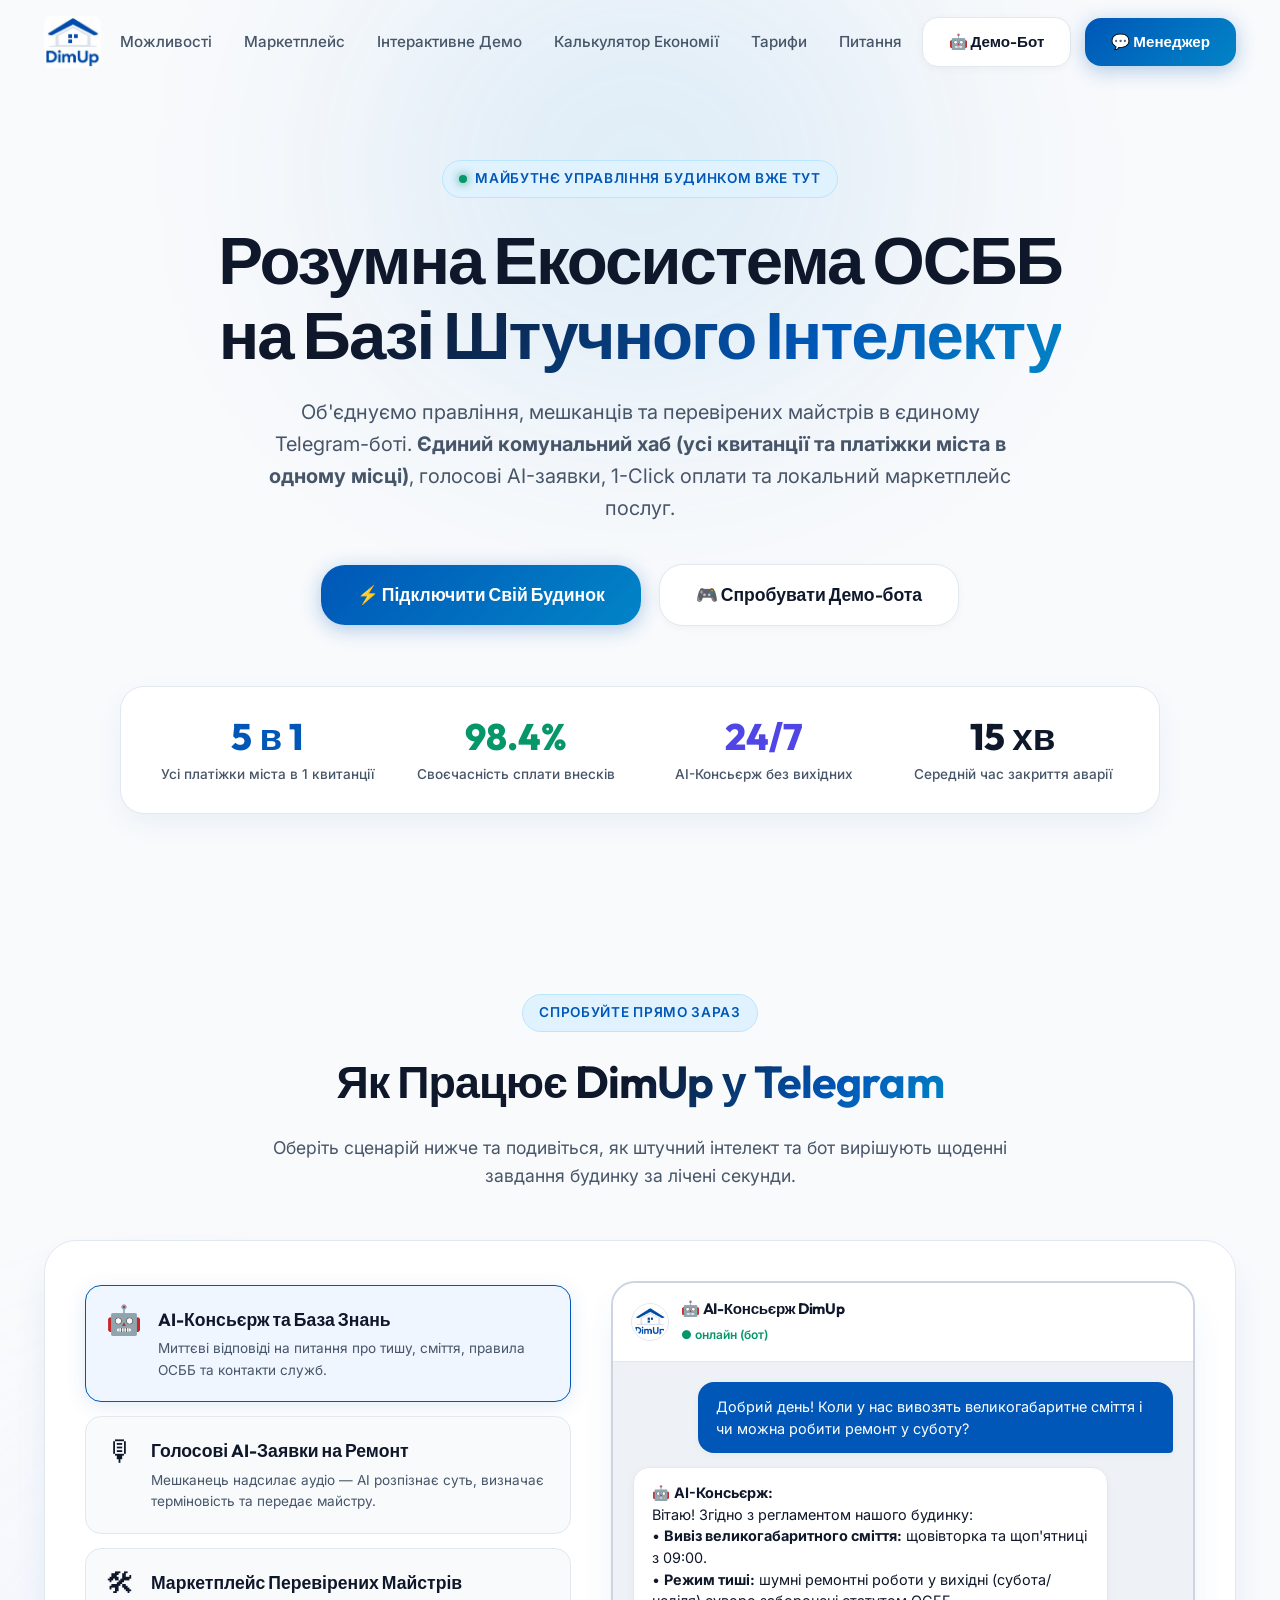
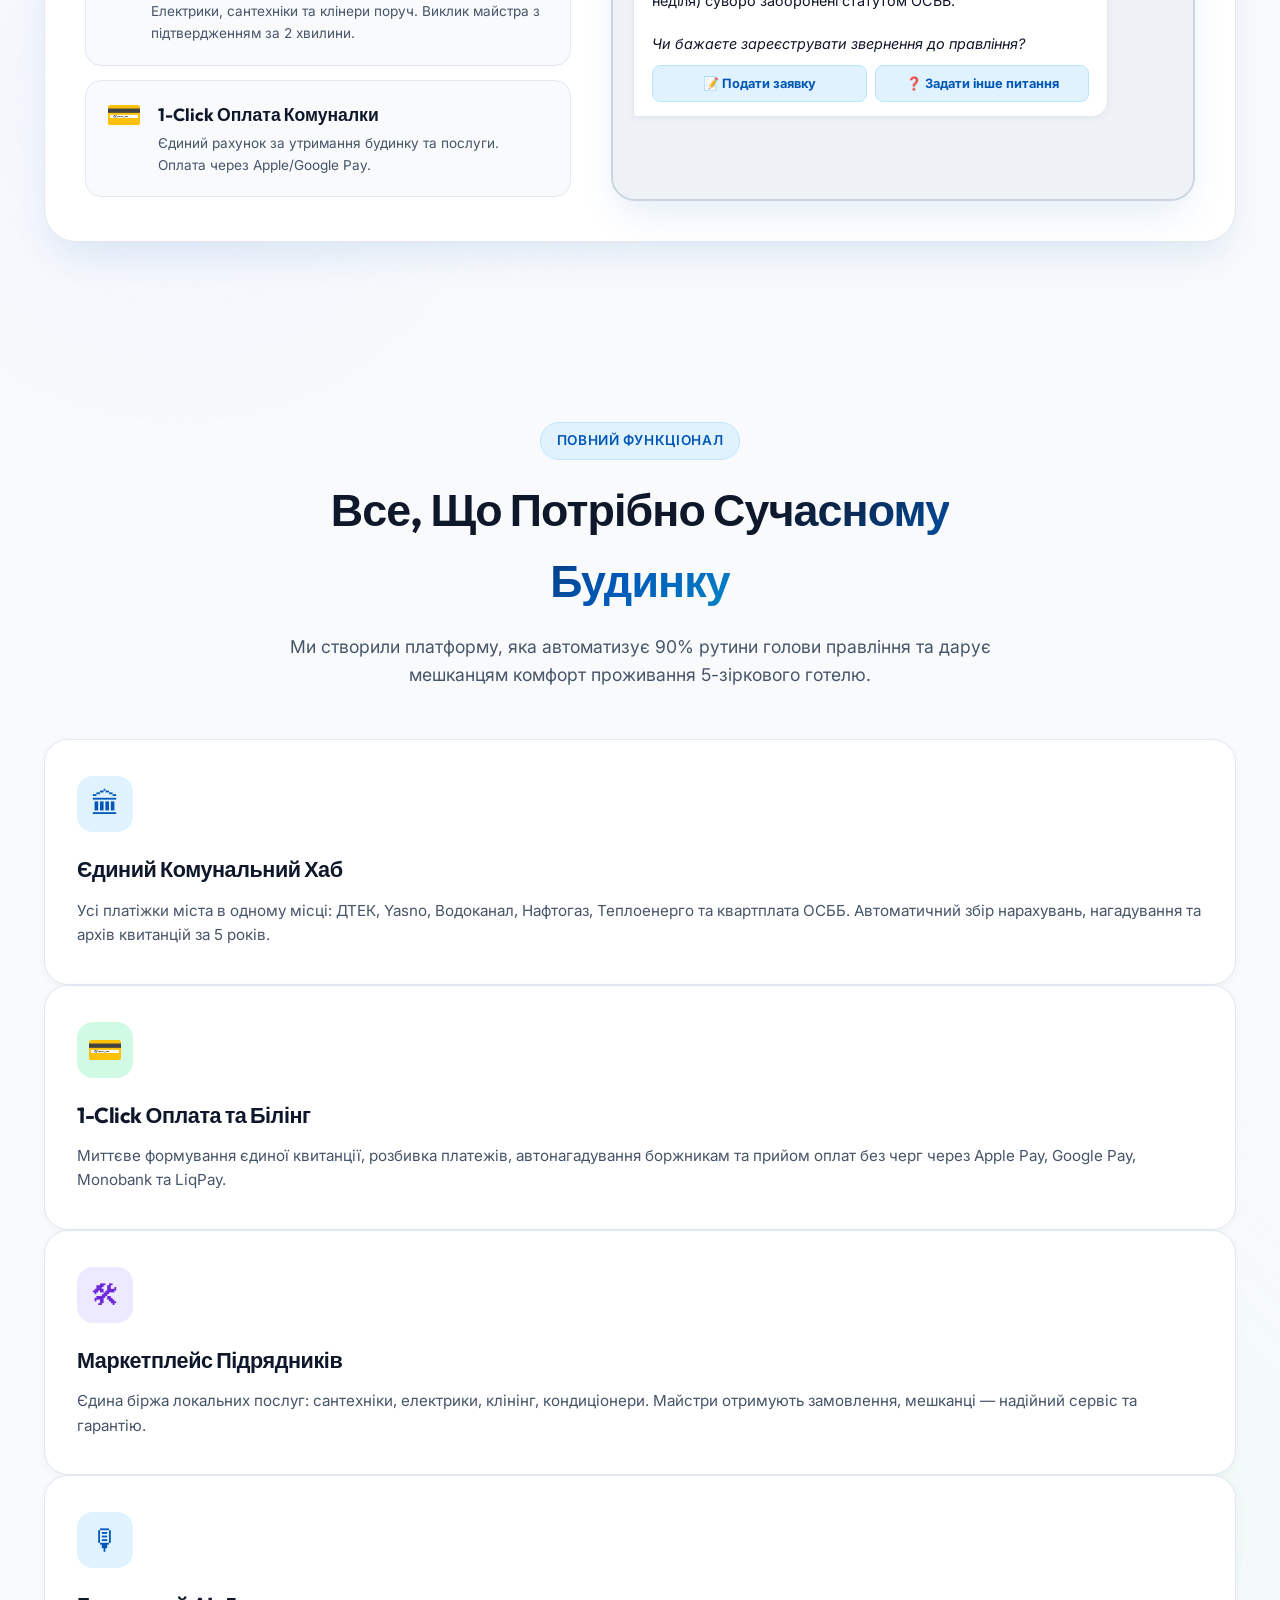
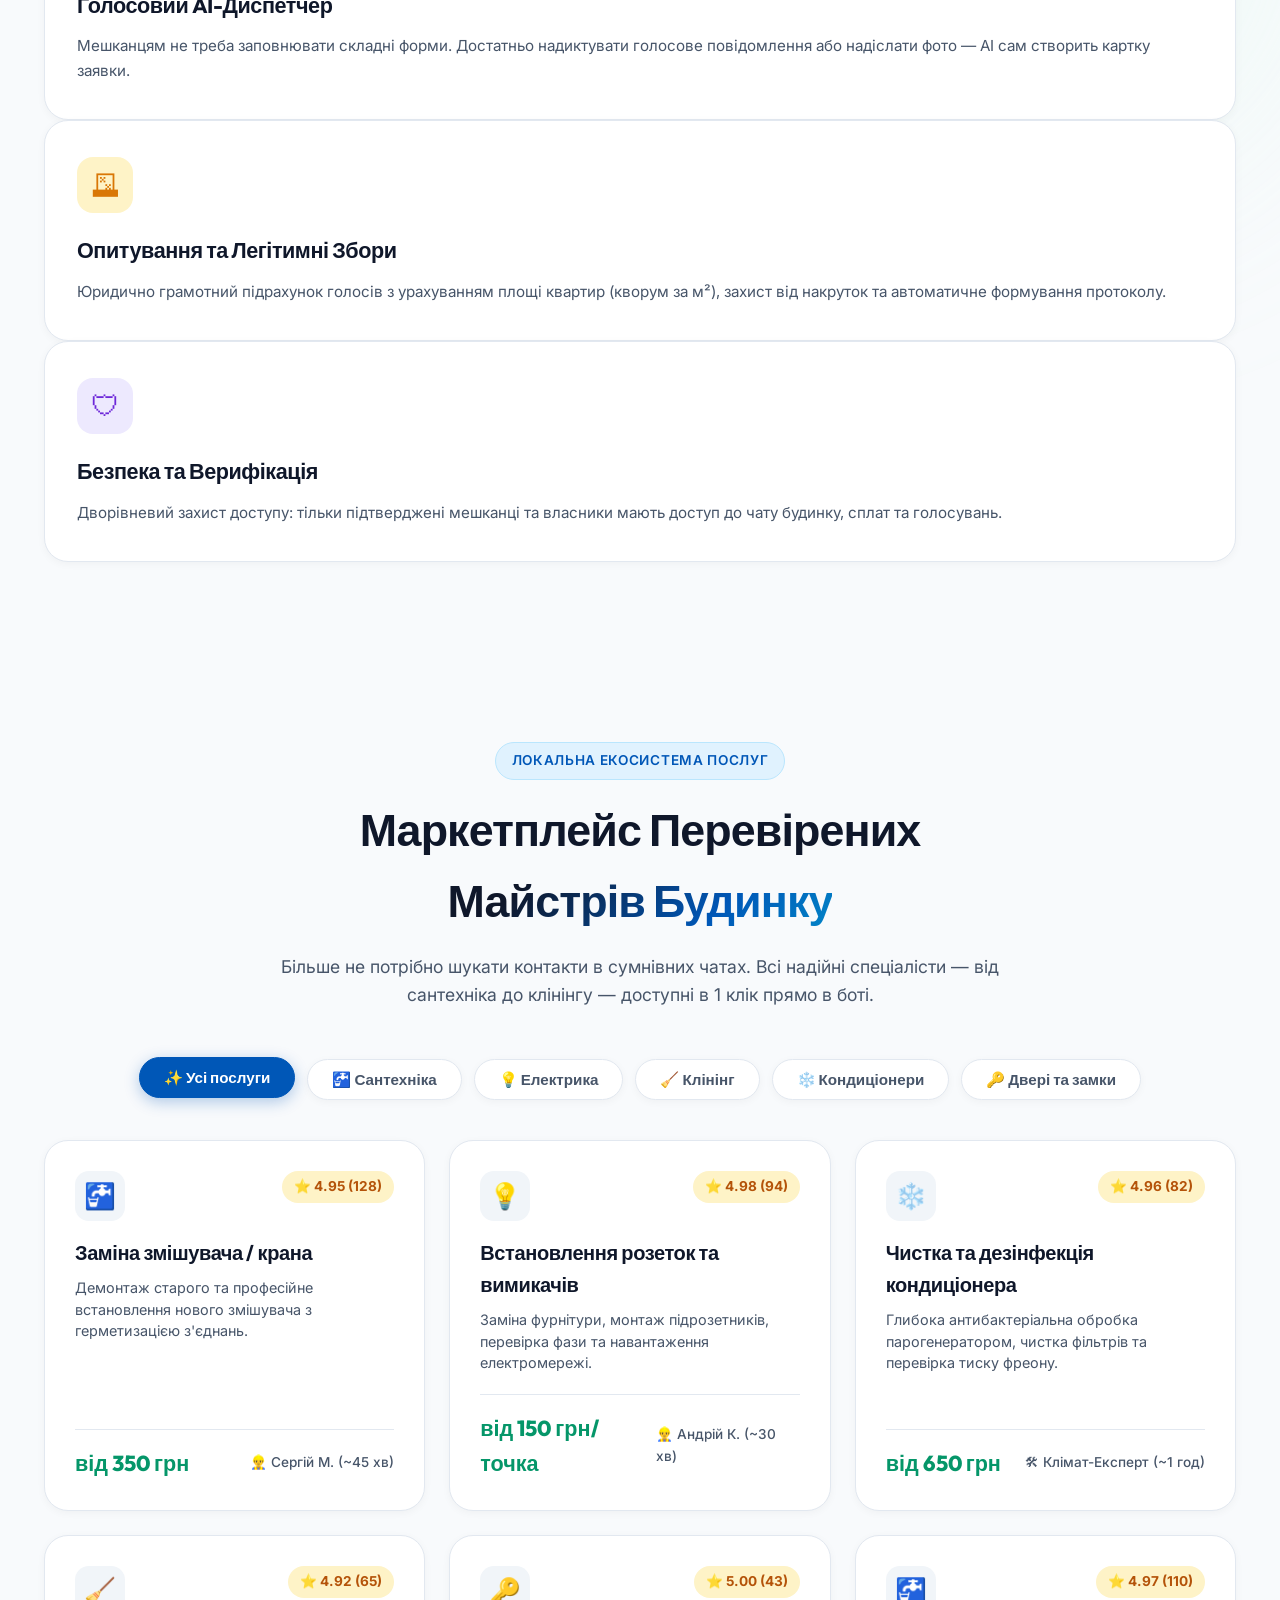
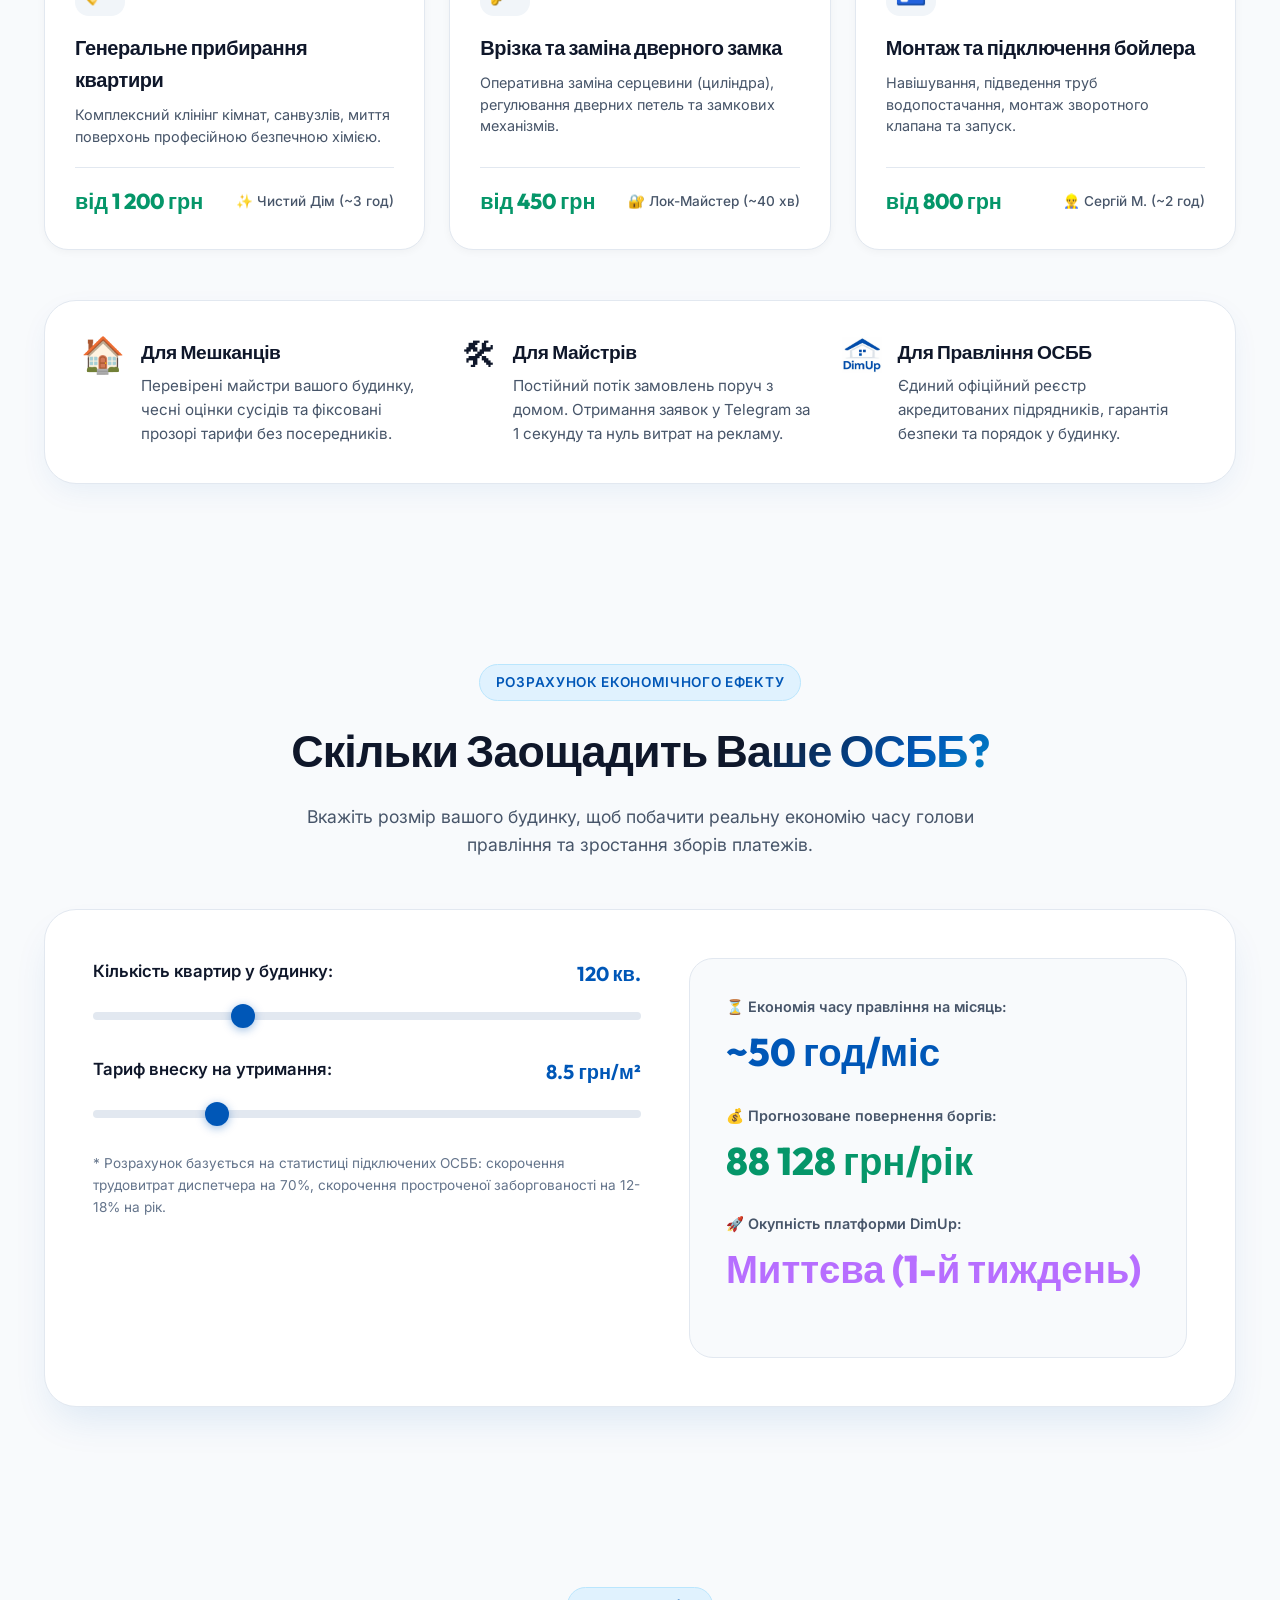
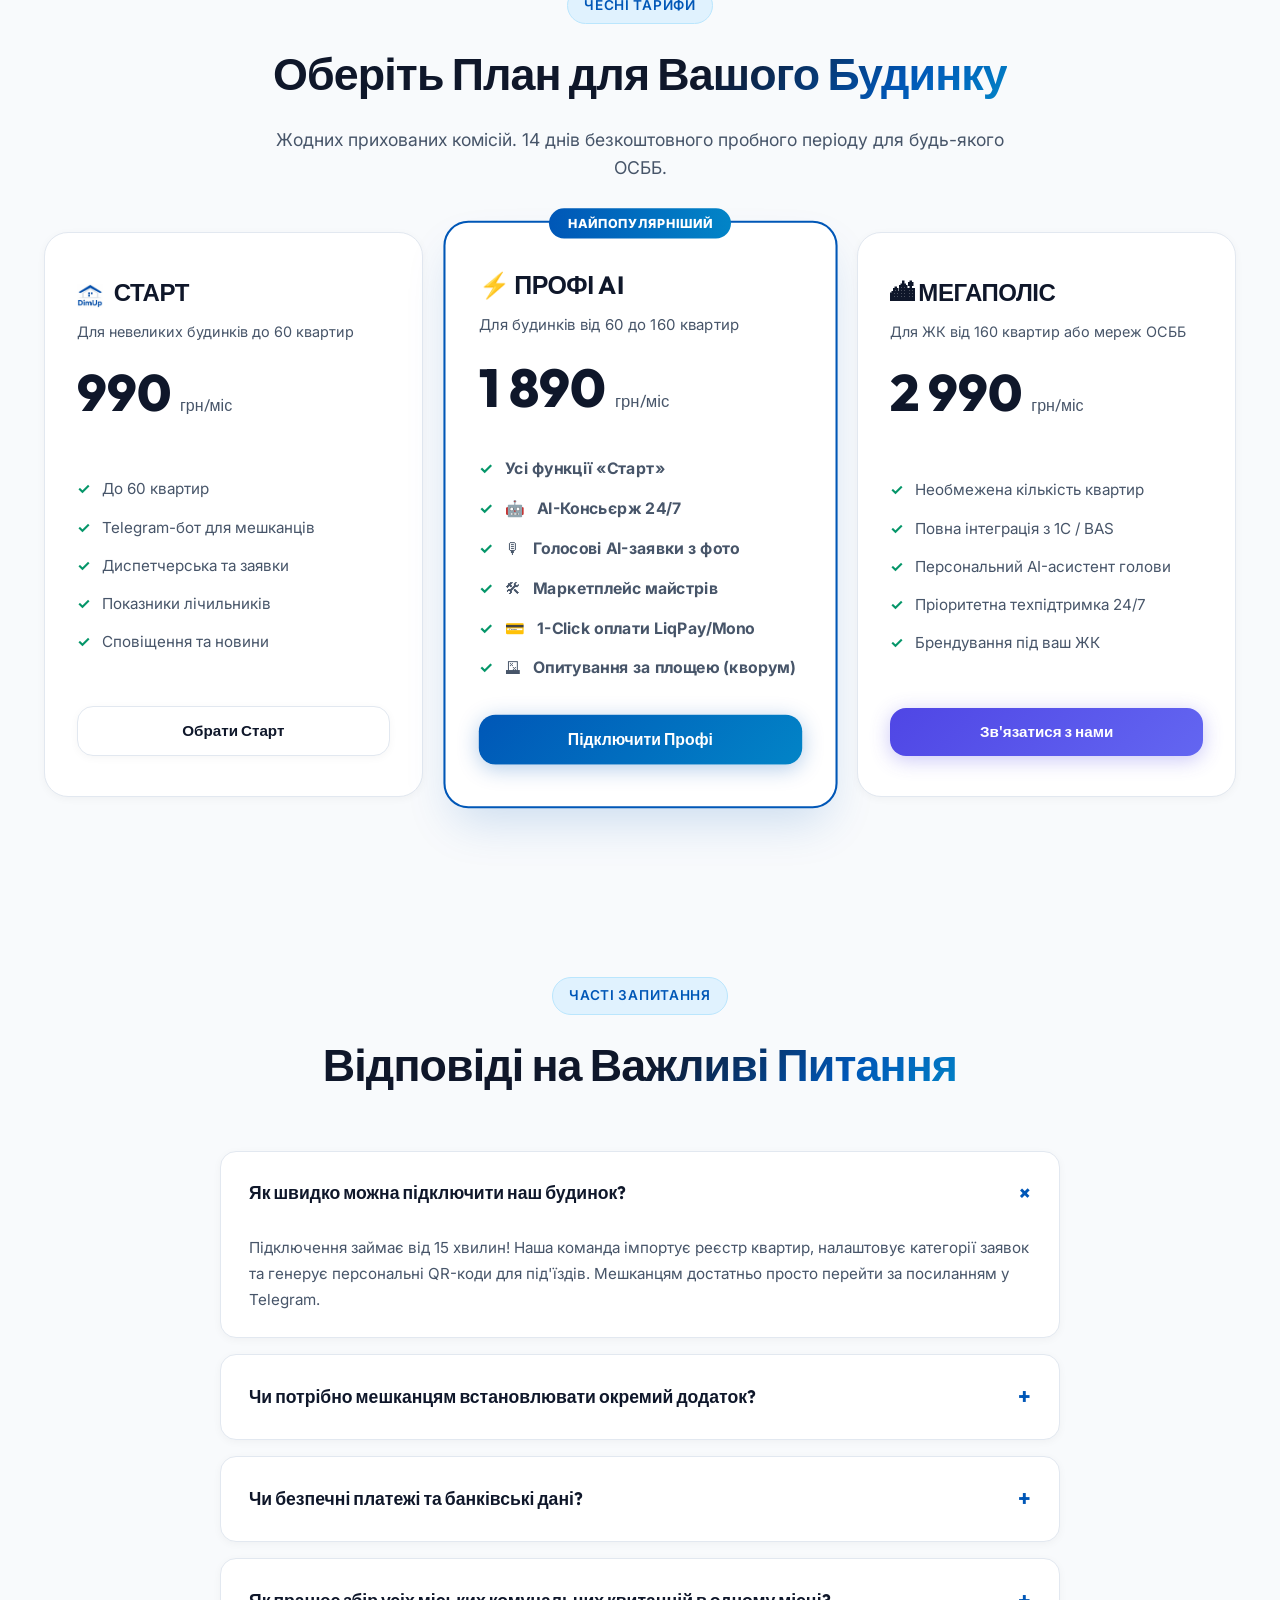
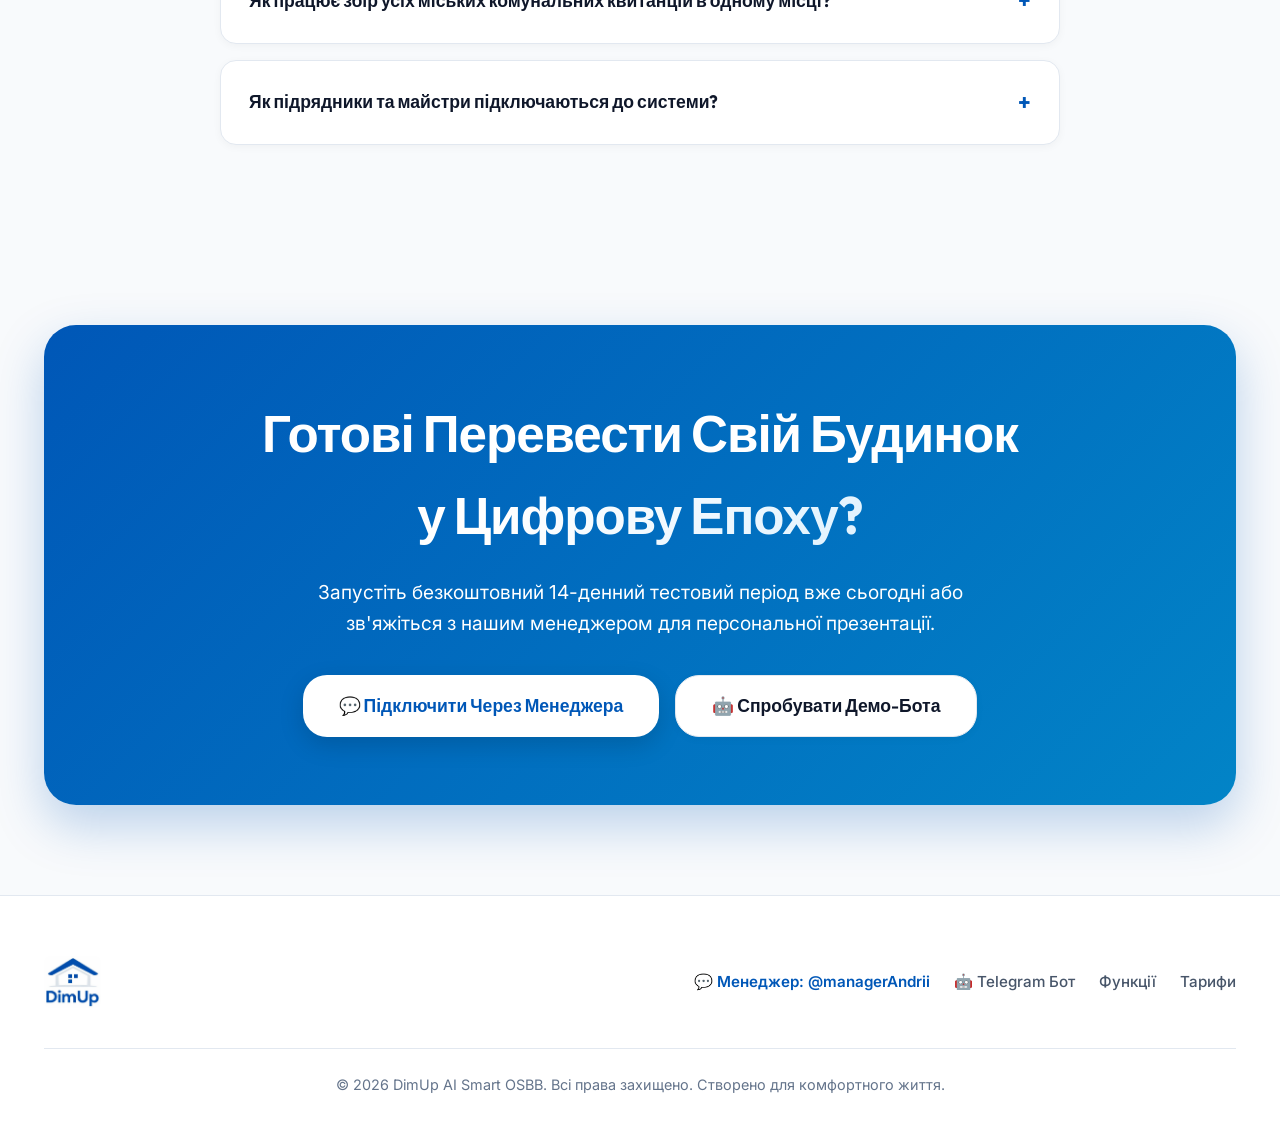
<file: version_1_original.html>
<!DOCTYPE html>
<html lang="uk">
<head>
  <meta charset="UTF-8">
  <meta name="viewport" content="width=device-width, initial-scale=1.0">
  <title>DimUp AI — Розумна Екосистема та Бот для ОСББ і Мешканців</title>
  <meta name="description" content="DimUp — інноваційна екосистема для сучасних ОСББ та житлових комплексів на базі Штучного Інтелекту. Автоматизація заявок, маркетплейс майстрів, 1-click оплата та легітимні голосування.">
  
  <!-- Favicon -->
  <link rel="icon" type="image/png" sizes="64x64" href="./app/webapp/static/images/favicon.png?v=2">
  <link rel="apple-touch-icon" sizes="128x128" href="./app/webapp/static/images/favicon-128.png?v=2">
  
  <!-- Styles -->
  <style>@import url('https://fonts.googleapis.com/css2?family=Outfit:wght@300;400;500;600;700;800;900&family=Inter:wght@300;400;500;600;700&display=swap');

:root {
  --bg-main: #f8fafc;
  --bg-section-alt: #f1f5f9;
  --bg-card: #ffffff;
  --bg-card-hover: #ffffff;
  --bg-glass: rgba(255, 255, 255, 0.85);
  
  --border-light: #e2e8f0;
  --border-glass: rgba(0, 87, 183, 0.12);
  --border-hover: rgba(0, 87, 183, 0.35);
  
  --primary: #0057b7;
  --primary-hover: #004394;
  --primary-glow: rgba(0, 87, 183, 0.25);
  --primary-light: #eff6ff;
  
  --secondary: #0284c7;
  --secondary-glow: rgba(2, 132, 199, 0.25);
  
  --accent-emerald: #059669;
  --accent-emerald-light: #ecfdf5;
  --accent-amber: #d97706;
  --accent-amber-light: #fffbeb;
  
  --text-main: #0f172a;
  --text-muted: #475569;
  --text-dim: #64748b;
  
  --font-heading: 'Outfit', sans-serif;
  --font-body: 'Inter', sans-serif;
  
  --radius-sm: 10px;
  --radius-md: 16px;
  --radius-lg: 24px;
  --radius-xl: 32px;
  
  --shadow-sm: 0 2px 8px rgba(0, 0, 0, 0.04);
  --shadow-md: 0 10px 30px -5px rgba(0, 87, 183, 0.08);
  --shadow-lg: 0 20px 40px -10px rgba(0, 87, 183, 0.12);
  --shadow-hover: 0 22px 45px -10px rgba(0, 87, 183, 0.18);
  
  --transition: all 0.3s cubic-bezier(0.16, 1, 0.3, 1);
}

* {
  margin: 0;
  padding: 0;
  box-sizing: border-box;
}

html {
  scroll-behavior: smooth;
  font-size: 16px;
}

body {
  background-color: var(--bg-main);
  color: var(--text-main);
  font-family: var(--font-body);
  overflow-x: hidden;
  line-height: 1.6;
  position: relative;
}

/* Light Mode Ambient Glow Gradients */
.ambient-glow {
  position: absolute;
  border-radius: 50%;
  filter: blur(120px);
  pointer-events: none;
  z-index: 0;
  opacity: 0.55;
}

.glow-1 {
  top: -80px;
  left: 50%;
  transform: translateX(-50%);
  width: 750px;
  height: 500px;
  background: radial-gradient(circle, rgba(14, 165, 233, 0.25) 0%, rgba(0, 87, 183, 0.15) 50%, transparent 80%);
}

.glow-2 {
  top: 1400px;
  left: -120px;
  width: 600px;
  height: 600px;
  background: radial-gradient(circle, rgba(224, 231, 255, 0.9) 0%, transparent 70%);
}

.glow-3 {
  top: 2800px;
  right: -100px;
  width: 650px;
  height: 650px;
  background: radial-gradient(circle, rgba(209, 250, 229, 0.8) 0%, transparent 70%);
}

/* Container */
.container {
  max-width: 1240px;
  margin: 0 auto;
  padding: 0 24px;
  position: relative;
  z-index: 1;
}

/* Typography & Badges */
h1, h2, h3, h4, .brand-logo {
  font-family: var(--font-heading);
  font-weight: 700;
  letter-spacing: -0.02em;
  color: var(--text-main);
}

.gradient-text {
  background: linear-gradient(135deg, #0f172a 20%, #0057b7 70%, #0284c7 100%);
  -webkit-background-clip: text;
  -webkit-text-fill-color: transparent;
}

.gradient-text-emerald {
  background: linear-gradient(135deg, #0f172a 20%, #059669 80%);
  -webkit-background-clip: text;
  -webkit-text-fill-color: transparent;
}

.badge {
  display: inline-flex;
  align-items: center;
  gap: 8px;
  padding: 7px 16px;
  border-radius: 999px;
  font-size: 0.85rem;
  font-weight: 600;
  text-transform: uppercase;
  letter-spacing: 0.05em;
}

.badge-cyan {
  color: var(--primary);
  background: #e0f2fe;
  border: 1px solid #bae6fd;
}

.badge-pulse {
  width: 8px;
  height: 8px;
  border-radius: 50%;
  background-color: var(--accent-emerald);
  box-shadow: 0 0 10px var(--accent-emerald);
  animation: pulse 2s infinite;
}

@keyframes pulse {
  0% { transform: scale(0.95); box-shadow: 0 0 0 0 rgba(5, 150, 105, 0.7); }
  70% { transform: scale(1); box-shadow: 0 0 0 8px rgba(5, 150, 105, 0); }
  100% { transform: scale(0.95); box-shadow: 0 0 0 0 rgba(5, 150, 105, 0); }
}

/* Header & Nav */
.header {
  position: fixed;
  top: 0;
  left: 0;
  right: 0;
  z-index: 100;
  padding: 16px 0;
  transition: var(--transition);
}

.header.scrolled {
  background: rgba(255, 255, 255, 0.92);
  backdrop-filter: blur(20px);
  border-bottom: 1px solid var(--border-light);
  box-shadow: 0 4px 20px rgba(0, 0, 0, 0.03);
  padding: 12px 0;
}

.nav-container {
  display: flex;
  justify-content: space-between;
  align-items: center;
}

.logo-wrap {
  display: flex;
  align-items: center;
  gap: 12px;
  text-decoration: none;
}

.brand-logo-img {
  height: 52px;
  width: auto;
  object-fit: contain;
  border-radius: 8px;
  transition: var(--transition);
}

.brand-logo-img:hover {
  transform: scale(1.05);
}

.nav-menu {
  display: flex;
  gap: 32px;
  list-style: none;
}

.nav-link {
  color: var(--text-muted);
  text-decoration: none;
  font-weight: 500;
  font-size: 0.95rem;
  transition: var(--transition);
}

.nav-link:hover {
  color: var(--primary);
}

.nav-actions {
  display: flex;
  align-items: center;
  gap: 14px;
}

/* Buttons */
.btn {
  display: inline-flex;
  align-items: center;
  justify-content: center;
  gap: 10px;
  padding: 12px 26px;
  border-radius: var(--radius-md);
  font-family: var(--font-heading);
  font-weight: 600;
  font-size: 0.95rem;
  text-decoration: none;
  cursor: pointer;
  border: none;
  outline: none;
  transition: var(--transition);
}

.btn-primary {
  background: linear-gradient(135deg, #0057b7 0%, #0284c7 100%);
  color: #ffffff;
  box-shadow: 0 4px 20px rgba(0, 87, 183, 0.3);
}

.btn-primary:hover {
  transform: translateY(-2px);
  box-shadow: 0 8px 25px rgba(0, 87, 183, 0.45);
}

.btn-glow-purple {
  background: linear-gradient(135deg, #4f46e5 0%, #6366f1 100%);
  color: #ffffff;
  box-shadow: 0 4px 20px rgba(79, 70, 229, 0.3);
}

.btn-glow-purple:hover {
  transform: translateY(-2px);
  box-shadow: 0 8px 25px rgba(79, 70, 229, 0.45);
}

.btn-glass {
  background: #ffffff;
  color: var(--text-main);
  border: 1px solid var(--border-light);
  box-shadow: var(--shadow-sm);
}

.btn-glass:hover {
  background: #f8fafc;
  border-color: var(--primary);
  color: var(--primary);
  transform: translateY(-2px);
}

.btn-lg {
  padding: 16px 36px;
  font-size: 1.1rem;
  border-radius: var(--radius-lg);
}

/* Hero Section */
.hero-section {
  padding: 160px 0 90px;
  position: relative;
  text-align: center;
}

.hero-badge {
  margin-bottom: 24px;
}

.hero-title {
  font-size: 4.2rem;
  line-height: 1.12;
  margin-bottom: 24px;
  font-weight: 800;
  letter-spacing: -0.03em;
}

.hero-subtitle {
  font-size: 1.25rem;
  color: var(--text-muted);
  max-width: 760px;
  margin: 0 auto 40px;
  font-weight: 400;
  line-height: 1.6;
}

.hero-cta-group {
  display: flex;
  align-items: center;
  justify-content: center;
  gap: 18px;
  margin-bottom: 60px;
}

/* Hero Stats Bar */
.stats-grid {
  display: grid;
  grid-template-columns: repeat(4, 1fr);
  gap: 20px;
  background: #ffffff;
  border: 1px solid var(--border-light);
  border-radius: var(--radius-lg);
  padding: 28px 32px;
  max-width: 1040px;
  margin: 0 auto;
  box-shadow: var(--shadow-md);
}

.stat-item {
  text-align: center;
}

.stat-value {
  font-size: 2.3rem;
  font-weight: 800;
  font-family: var(--font-heading);
  color: var(--text-main);
  line-height: 1.2;
}

.stat-value.highlight-cyan { color: var(--primary); }
.stat-value.highlight-green { color: var(--accent-emerald); }
.stat-value.highlight-purple { color: #4f46e5; }

.stat-label {
  font-size: 0.85rem;
  color: var(--text-muted);
  margin-top: 4px;
  font-weight: 500;
}

/* Section Basics */
.section {
  padding: 90px 0;
  position: relative;
}

.section-header {
  text-align: center;
  max-width: 740px;
  margin: 0 auto 50px;
}

.section-title {
  font-size: 2.8rem;
  margin-top: 14px;
  margin-bottom: 16px;
}

.section-desc {
  font-size: 1.1rem;
  color: var(--text-muted);
}

/* Interactive Simulator Section */
.simulator-container {
  display: grid;
  grid-template-columns: 1fr 1.2fr;
  gap: 40px;
  align-items: center;
  background: #ffffff;
  border: 1px solid var(--border-light);
  border-radius: var(--radius-xl);
  padding: 40px;
  box-shadow: var(--shadow-lg);
}

.sim-nav {
  display: flex;
  flex-direction: column;
  gap: 14px;
}

.sim-tab-btn {
  display: flex;
  align-items: flex-start;
  gap: 16px;
  padding: 20px;
  border-radius: var(--radius-md);
  background: #f8fafc;
  border: 1px solid var(--border-light);
  color: var(--text-main);
  text-align: left;
  cursor: pointer;
  transition: var(--transition);
}

.sim-tab-btn:hover {
  background: #f1f5f9;
  border-color: var(--primary);
  transform: translateX(6px);
}

.sim-tab-btn.active {
  background: var(--primary-light);
  border-color: var(--primary);
  box-shadow: 0 4px 20px rgba(0, 87, 183, 0.12);
}

.sim-tab-icon {
  font-size: 1.8rem;
  line-height: 1;
}

.sim-tab-title {
  font-size: 1.1rem;
  font-weight: 700;
  font-family: var(--font-heading);
  margin-bottom: 4px;
  color: var(--text-main);
}

.sim-tab-desc {
  font-size: 0.85rem;
  color: var(--text-muted);
}

/* Telegram Device Frame (Light Theme) */
.tg-device {
  background: #f0f4f8;
  border: 2px solid #cbd5e1;
  border-radius: var(--radius-lg);
  overflow: hidden;
  box-shadow: var(--shadow-lg);
  display: flex;
  flex-direction: column;
  height: 520px;
}

.tg-header {
  background: #ffffff;
  padding: 14px 18px;
  display: flex;
  align-items: center;
  gap: 12px;
  border-bottom: 1px solid #e2e8f0;
}

.tg-avatar-img {
  width: 38px;
  height: 38px;
  border-radius: 50%;
  object-fit: contain;
  background: #ffffff;
  border: 1px solid #e2e8f0;
  padding: 2px;
}

.tg-info h4 {
  font-size: 0.95rem;
  margin: 0;
  color: var(--text-main);
}

.tg-info span {
  font-size: 0.75rem;
  color: var(--accent-emerald);
  font-weight: 600;
}

.tg-chat-body {
  flex: 1;
  padding: 20px;
  display: flex;
  flex-direction: column;
  gap: 14px;
  overflow-y: auto;
  background: #eef2f6;
}

.tg-msg {
  max-width: 88%;
  padding: 14px 18px;
  border-radius: 16px;
  font-size: 0.9rem;
  line-height: 1.5;
  box-shadow: 0 2px 8px rgba(0, 0, 0, 0.04);
  animation: fadeInMsg 0.4s ease-out;
}

@keyframes fadeInMsg {
  from { opacity: 0; transform: translateY(8px); }
  to { opacity: 1; transform: translateY(0); }
}

.tg-msg-bot {
  background: #ffffff;
  color: #0f172a;
  align-self: flex-start;
  border-bottom-left-radius: 4px;
  border: 1px solid #e2e8f0;
}

.tg-msg-user {
  background: #0057b7;
  color: #ffffff;
  align-self: flex-end;
  border-bottom-right-radius: 4px;
}

.tg-card-box {
  background: #f8fafc;
  border: 1px solid #cbd5e1;
  border-radius: 10px;
  padding: 10px 14px;
  margin: 8px 0;
  font-size: 0.85rem;
  color: #1e293b;
}

.tg-btn-row {
  display: flex;
  gap: 8px;
  margin-top: 10px;
}

.tg-inline-btn {
  flex: 1;
  background: #e0f2fe;
  border: 1px solid #bae6fd;
  color: #0057b7;
  padding: 8px 12px;
  border-radius: 8px;
  font-size: 0.8rem;
  text-align: center;
  font-weight: 700;
}

/* Core Features Grid */
.features-grid {
  display: grid;
  grid-template-columns: repeat(3, 1fr);
  gap: 24px;
}

.feature-card {
  background: #ffffff;
  border: 1px solid var(--border-light);
  border-radius: var(--radius-lg);
  padding: 36px 32px;
  transition: var(--transition);
  position: relative;
  box-shadow: var(--shadow-sm);
}

.feature-card:hover {
  transform: translateY(-6px);
  border-color: var(--primary);
  box-shadow: var(--shadow-hover);
}

.feature-icon-wrap {
  width: 56px;
  height: 56px;
  border-radius: 16px;
  display: flex;
  align-items: center;
  justify-content: center;
  font-size: 1.8rem;
  margin-bottom: 20px;
}

.icon-cyan { background: #e0f2fe; color: var(--primary); }
.icon-purple { background: #ede9fe; color: #6d28d9; }
.icon-green { background: #d1fae5; color: #059669; }
.icon-amber { background: #fef3c7; color: #d97706; }

.feature-title {
  font-size: 1.35rem;
  margin-bottom: 12px;
}

.feature-desc {
  font-size: 0.95rem;
  color: var(--text-muted);
  line-height: 1.6;
}

/* Marketplace Section (Light Theme) */
.mkt-filters {
  display: flex;
  justify-content: center;
  gap: 12px;
  flex-wrap: wrap;
  margin-bottom: 40px;
}

.mkt-filter-btn {
  background: #ffffff;
  border: 1px solid var(--border-light);
  color: var(--text-muted);
  padding: 10px 24px;
  border-radius: 999px;
  font-family: var(--font-heading);
  font-weight: 600;
  font-size: 0.95rem;
  cursor: pointer;
  transition: var(--transition);
  box-shadow: var(--shadow-sm);
}

.mkt-filter-btn:hover, .mkt-filter-btn.active {
  background: var(--primary);
  color: #ffffff;
  border-color: var(--primary);
  box-shadow: 0 4px 15px rgba(0, 87, 183, 0.3);
  transform: translateY(-2px);
}

.mkt-grid {
  display: grid;
  grid-template-columns: repeat(3, 1fr);
  gap: 24px;
  margin-bottom: 50px;
}

.mkt-card {
  background: #ffffff;
  border: 1px solid var(--border-light);
  border-radius: var(--radius-lg);
  padding: 30px;
  display: flex;
  flex-direction: column;
  justify-content: space-between;
  transition: var(--transition);
  box-shadow: var(--shadow-sm);
}

.mkt-card:hover {
  transform: translateY(-6px);
  border-color: var(--primary);
  box-shadow: var(--shadow-hover);
}

.mkt-card-header {
  display: flex;
  justify-content: space-between;
  align-items: flex-start;
  margin-bottom: 16px;
}

.mkt-icon {
  width: 50px;
  height: 50px;
  border-radius: 14px;
  display: flex;
  align-items: center;
  justify-content: center;
  font-size: 1.6rem;
  background: #f1f5f9;
}

.mkt-rating {
  display: inline-flex;
  align-items: center;
  gap: 4px;
  font-weight: 700;
  font-size: 0.85rem;
  color: #b45309;
  background: #fef3c7;
  padding: 5px 12px;
  border-radius: 999px;
}

.mkt-service-title {
  font-size: 1.25rem;
  margin-bottom: 8px;
}

.mkt-service-desc {
  font-size: 0.9rem;
  color: var(--text-muted);
  margin-bottom: 20px;
  line-height: 1.5;
}

.mkt-meta {
  display: flex;
  justify-content: space-between;
  align-items: center;
  padding-top: 16px;
  border-top: 1px solid var(--border-light);
}

.mkt-price {
  font-size: 1.35rem;
  font-weight: 800;
  font-family: var(--font-heading);
  color: var(--accent-emerald);
}

.mkt-master-badge {
  font-size: 0.85rem;
  color: var(--text-muted);
  font-weight: 500;
}

.mkt-benefits-grid {
  display: grid;
  grid-template-columns: repeat(3, 1fr);
  gap: 24px;
  background: #ffffff;
  border: 1px solid var(--border-light);
  border-radius: var(--radius-xl);
  padding: 36px;
  box-shadow: var(--shadow-md);
}

.mkt-benefit-item {
  display: flex;
  gap: 16px;
  align-items: flex-start;
}

.mkt-benefit-icon {
  font-size: 2.2rem;
  line-height: 1;
}

.mkt-benefit-title {
  font-size: 1.2rem;
  margin-bottom: 6px;
  font-family: var(--font-heading);
}

.mkt-benefit-desc {
  font-size: 0.95rem;
  color: var(--text-muted);
}

/* Calculator Section (Light Theme) */
.calc-card {
  background: #ffffff;
  border: 1px solid var(--border-light);
  border-radius: var(--radius-xl);
  padding: 48px;
  display: grid;
  grid-template-columns: 1.1fr 1fr;
  gap: 48px;
  box-shadow: var(--shadow-lg);
}

.calc-inputs {
  display: flex;
  flex-direction: column;
  gap: 28px;
}

.calc-group label {
  display: flex;
  justify-content: space-between;
  font-weight: 600;
  font-size: 1.05rem;
  margin-bottom: 12px;
}

.calc-val-badge {
  color: var(--primary);
  font-family: var(--font-heading);
  font-size: 1.25rem;
  font-weight: 700;
}

.calc-slider {
  width: 100%;
  height: 8px;
  border-radius: 4px;
  background: #e2e8f0;
  outline: none;
  -webkit-appearance: none;
  cursor: pointer;
}

.calc-slider::-webkit-slider-thumb {
  -webkit-appearance: none;
  width: 24px;
  height: 24px;
  border-radius: 50%;
  background: var(--primary);
  box-shadow: 0 2px 10px rgba(0, 87, 183, 0.4);
  cursor: pointer;
  transition: var(--transition);
}

.calc-slider::-webkit-slider-thumb:hover {
  transform: scale(1.2);
}

.calc-results {
  background: #f8fafc;
  border: 1px solid var(--border-light);
  border-radius: var(--radius-lg);
  padding: 36px;
  display: flex;
  flex-direction: column;
  justify-content: space-between;
}

.calc-res-item {
  margin-bottom: 20px;
}

.calc-res-label {
  font-size: 0.9rem;
  color: var(--text-muted);
  font-weight: 600;
  margin-bottom: 4px;
}

.calc-res-num {
  font-size: 2.4rem;
  font-weight: 800;
  font-family: var(--font-heading);
}

/* Pricing Section (Light Theme) */
.pricing-grid {
  display: grid;
  grid-template-columns: repeat(3, 1fr);
  gap: 28px;
  align-items: stretch;
}

.price-card {
  background: #ffffff;
  border: 1px solid var(--border-light);
  border-radius: var(--radius-lg);
  padding: 40px 32px;
  display: flex;
  flex-direction: column;
  justify-content: space-between;
  transition: var(--transition);
  position: relative;
  box-shadow: var(--shadow-sm);
}

.price-card.featured {
  background: #ffffff;
  border: 2px solid var(--primary);
  box-shadow: var(--shadow-hover);
  transform: scale(1.04);
}

.price-badge-pop {
  position: absolute;
  top: -14px;
  left: 50%;
  transform: translateX(-50%);
  background: linear-gradient(90deg, #0057b7, #0284c7);
  color: #ffffff;
  font-weight: 800;
  font-size: 0.75rem;
  padding: 5px 18px;
  border-radius: 999px;
  text-transform: uppercase;
  letter-spacing: 0.05em;
}

.price-header h3 {
  font-size: 1.5rem;
  margin-bottom: 8px;
}

.price-desc {
  font-size: 0.9rem;
  color: var(--text-muted);
  margin-bottom: 24px;
}

.price-amount {
  font-size: 3.2rem;
  font-weight: 800;
  font-family: var(--font-heading);
  color: var(--text-main);
  line-height: 1;
  margin-bottom: 8px;
}

.price-amount span {
  font-size: 1rem;
  color: var(--text-muted);
  font-weight: 400;
}

.price-features {
  list-style: none;
  margin: 32px 0;
  display: flex;
  flex-direction: column;
  gap: 14px;
}

.price-features li {
  display: flex;
  align-items: center;
  gap: 12px;
  font-size: 0.95rem;
  color: var(--text-muted);
}

.price-features li span {
  color: var(--accent-emerald);
  font-weight: bold;
}

/* FAQ Accordion (Light Theme) */
.faq-grid {
  max-width: 840px;
  margin: 0 auto;
  display: flex;
  flex-direction: column;
  gap: 16px;
}

.faq-item {
  background: #ffffff;
  border: 1px solid var(--border-light);
  border-radius: var(--radius-md);
  overflow: hidden;
  transition: var(--transition);
  box-shadow: var(--shadow-sm);
}

.faq-question {
  padding: 24px 28px;
  display: flex;
  justify-content: space-between;
  align-items: center;
  cursor: pointer;
  font-weight: 700;
  font-size: 1.1rem;
  font-family: var(--font-heading);
  user-select: none;
}

.faq-question:hover {
  color: var(--primary);
}

.faq-toggle-icon {
  font-size: 1.4rem;
  transition: var(--transition);
  color: var(--primary);
}

.faq-answer {
  padding: 0 28px 24px;
  color: var(--text-muted);
  font-size: 0.95rem;
  display: none;
  line-height: 1.7;
}

.faq-item.open .faq-answer {
  display: block;
}

.faq-item.open .faq-toggle-icon {
  transform: rotate(45deg);
}

/* CTA Final Banner (Light Theme) */
.cta-banner {
  background: linear-gradient(135deg, #0057b7 0%, #0284c7 100%);
  border-radius: var(--radius-xl);
  padding: 68px 48px;
  text-align: center;
  color: #ffffff;
  box-shadow: 0 20px 50px rgba(0, 87, 183, 0.25);
}

.cta-banner h2, .cta-banner p {
  color: #ffffff;
}

.cta-banner .gradient-text {
  background: linear-gradient(135deg, #ffffff 20%, #e0f2fe 100%);
  -webkit-background-clip: text;
  -webkit-text-fill-color: transparent;
}

.cta-title {
  font-size: 3.2rem;
  margin-bottom: 20px;
}

.cta-desc {
  font-size: 1.2rem;
  color: rgba(255, 255, 255, 0.9);
  max-width: 650px;
  margin: 0 auto 36px;
}

.cta-banner .btn-primary {
  background: #ffffff;
  color: var(--primary);
  box-shadow: 0 8px 25px rgba(0, 0, 0, 0.15);
}

.cta-banner .btn-primary:hover {
  background: #f8fafc;
  transform: translateY(-2px);
  box-shadow: 0 12px 30px rgba(0, 0, 0, 0.25);
}

/* Footer (Light Theme) */
.footer {
  border-top: 1px solid var(--border-light);
  padding: 60px 0 30px;
  background: #ffffff;
  color: var(--text-dim);
  font-size: 0.9rem;
}

.footer-top {
  display: flex;
  justify-content: space-between;
  align-items: center;
  margin-bottom: 40px;
}

.footer-bottom {
  text-align: center;
  padding-top: 24px;
  border-top: 1px solid var(--border-light);
}

/* Mobile Responsive */
@media (max-width: 992px) {
  .hero-title { font-size: 3rem; }
  .stats-grid { grid-template-columns: repeat(2, 1fr); gap: 16px; }
  .simulator-container { grid-template-columns: 1fr; }
  .features-grid { grid-template-columns: 1fr; }
  .mkt-grid { grid-template-columns: 1fr; }
  .mkt-benefits-grid { grid-template-columns: 1fr; }
  .calc-card { grid-template-columns: 1fr; padding: 32px; }
  .pricing-grid { grid-template-columns: 1fr; }
  .price-card.featured { transform: none; }
  .nav-menu { display: none; }
}

@media (max-width: 600px) {
  .hero-title { font-size: 2.2rem; }
  .hero-cta-group { flex-direction: column; width: 100%; }
  .btn { width: 100%; }
  .stats-grid { grid-template-columns: 1fr; }
}
</style>
</head>
<body>

  <!-- Ambient Glow Backgrounds -->
  <div class="ambient-glow glow-1"></div>
  <div class="ambient-glow glow-2"></div>
  <div class="ambient-glow glow-3"></div>

  <!-- Header Navigation -->
  <header class="header">
    <div class="container nav-container">
      <a href="#" class="logo-wrap">
        <img src="./app/webapp/static/images/logo.png" alt="DimUp AI Logo" class="brand-logo-img">
      </a>

      <ul class="nav-menu">
        <li><a href="#features" class="nav-link">Можливості</a></li>
        <li><a href="#marketplace" class="nav-link">Маркетплейс</a></li>
        <li><a href="#simulator" class="nav-link">Інтерактивне Демо</a></li>
        <li><a href="#calculator" class="nav-link">Калькулятор Економії</a></li>
        <li><a href="#pricing" class="nav-link">Тарифи</a></li>
        <li><a href="#faq" class="nav-link">Питання</a></li>
      </ul>

      <div class="nav-actions">
        <a href="https://t.me/me_DimUp_bot" target="_blank" class="btn btn-glass">
          <span>🤖 Демо-Бот</span>
        </a>
        <a href="https://t.me/managerAndrii" target="_blank" class="btn btn-primary">
          <span>💬 Менеджер</span>
        </a>
      </div>
    </div>
  </header>

  <!-- Hero Section -->
  <section class="hero-section">
    <div class="container">
      <div class="badge badge-cyan hero-badge">
        <span class="badge-pulse"></span>
        <span>Майбутнє Управління Будинком Вже Тут</span>
      </div>

      <h1 class="hero-title">
        Розумна Екосистема ОСББ <br>
        <span class="gradient-text">на Базі Штучного Інтелекту</span>
      </h1>

      <p class="hero-subtitle">
        Об'єднуємо правління, мешканців та перевірених майстрів в єдиному Telegram-боті. <b>Єдиний комунальний хаб (усі квитанції та платіжки міста в одному місці)</b>, голосові AI-заявки, 1-Click оплати та локальний маркетплейс послуг.
      </p>

      <div class="hero-cta-group">
        <a href="https://t.me/managerAndrii?text=Вітаю!%20Хочу%20підключити%20наш%20будинок%20до%20DimUp" target="_blank" class="btn btn-primary btn-lg">
          <span>⚡️ Підключити Свій Будинок</span>
        </a>
        <a href="https://t.me/me_DimUp_bot" target="_blank" class="btn btn-glass btn-lg">
          <span>🎮 Спробувати Демо-бота</span>
        </a>
      </div>

      <!-- Stats Bar -->
      <div class="stats-grid">
        <div class="stat-item">
          <div class="stat-value highlight-cyan">5 в 1</div>
          <div class="stat-label">Усі платіжки міста в 1 квитанції</div>
        </div>
        <div class="stat-item">
          <div class="stat-value highlight-green">98.4%</div>
          <div class="stat-label">Своєчасність сплати внесків</div>
        </div>
        <div class="stat-item">
          <div class="stat-value highlight-purple">24/7</div>
          <div class="stat-label">AI-Консьєрж без вихідних</div>
        </div>
        <div class="stat-item">
          <div class="stat-value">15 хв</div>
          <div class="stat-label">Середній час закриття аварії</div>
        </div>
      </div>
    </div>
  </section>

  <!-- Interactive Simulator Section -->
  <section id="simulator" class="section">
    <div class="container">
      <div class="section-header">
        <div class="badge badge-cyan">Спробуйте Прямо Зараз</div>
        <h2 class="section-title">Як Працює <span class="gradient-text">DimUp у Telegram</span></h2>
        <p class="section-desc">Оберіть сценарій нижче та подивіться, як штучний інтелект та бот вирішують щоденні завдання будинку за лічені секунди.</p>
      </div>

      <div class="simulator-container">
        <!-- Tab Controls -->
        <div class="sim-nav">
          <div class="sim-tab-btn active" data-scene="concierge">
            <div class="sim-tab-icon">🤖</div>
            <div>
              <div class="sim-tab-title">AI-Консьєрж та База Знань</div>
              <div class="sim-tab-desc">Миттєві відповіді на питання про тишу, сміття, правила ОСББ та контакти служб.</div>
            </div>
          </div>

          <div class="sim-tab-btn" data-scene="ticket">
            <div class="sim-tab-icon">🎙</div>
            <div>
              <div class="sim-tab-title">Голосові AI-Заявки на Ремонт</div>
              <div class="sim-tab-desc">Мешканець надсилає аудіо — AI розпізнає суть, визначає терміновість та передає майстру.</div>
            </div>
          </div>

          <div class="sim-tab-btn" data-scene="marketplace">
            <div class="sim-tab-icon">🛠</div>
            <div>
              <div class="sim-tab-title">Маркетплейс Перевірених Майстрів</div>
              <div class="sim-tab-desc">Електрики, сантехніки та клінери поруч. Виклик майстра з підтвердженням за 2 хвилини.</div>
            </div>
          </div>

          <div class="sim-tab-btn" data-scene="payment">
            <div class="sim-tab-icon">💳</div>
            <div>
              <div class="sim-tab-title">1-Click Оплата Комуналки</div>
              <div class="sim-tab-desc">Єдиний рахунок за утримання будинку та послуги. Оплата через Apple/Google Pay.</div>
            </div>
          </div>
        </div>

        <!-- Simulated Phone Frame -->
        <div class="tg-device">
          <div class="tg-header">
            <img src="./app/webapp/static/images/logo.png" alt="DimUp Bot" class="tg-avatar-img">
            <div class="tg-info">
              <h4 id="simTitle">🤖 AI-Консьєрж DimUp</h4>
              <span>● онлайн (бот)</span>
            </div>
          </div>
          <div class="tg-chat-body" id="simChat">
            <!-- Messages inserted dynamically via JS -->
          </div>
        </div>
      </div>
    </div>
  </section>

  <!-- Core Features Grid -->
  <section id="features" class="section">
    <div class="container">
      <div class="section-header">
        <div class="badge badge-cyan">Повний Функціонал</div>
        <h2 class="section-title">Все, Що Потрібно <span class="gradient-text">Сучасному Будинку</span></h2>
        <p class="section-desc">Ми створили платформу, яка автоматизує 90% рутини голови правління та дарує мешканцям комфорт проживання 5-зіркового готелю.</p>
      </div>

        <div class="feature-card">
          <div class="feature-icon-wrap icon-cyan">🏛</div>
          <h3 class="feature-title">Єдиний Комунальний Хаб</h3>
          <p class="feature-desc">Усі платіжки міста в одному місці: ДТЕК, Yasno, Водоканал, Нафтогаз, Теплоенерго та квартплата ОСББ. Автоматичний збір нарахувань, нагадування та архів квитанцій за 5 років.</p>
        </div>

        <div class="feature-card">
          <div class="feature-icon-wrap icon-green">💳</div>
          <h3 class="feature-title">1-Click Оплата та Білінг</h3>
          <p class="feature-desc">Миттєве формування єдиної квитанції, розбивка платежів, автонагадування боржникам та прийом оплат без черг через Apple Pay, Google Pay, Monobank та LiqPay.</p>
        </div>

        <div class="feature-card">
          <div class="feature-icon-wrap icon-purple">🛠</div>
          <h3 class="feature-title">Маркетплейс Підрядників</h3>
          <p class="feature-desc">Єдина біржа локальних послуг: сантехніки, електрики, клінінг, кондиціонери. Майстри отримують замовлення, мешканці — надійний сервіс та гарантію.</p>
        </div>

        <div class="feature-card">
          <div class="feature-icon-wrap icon-cyan">🎙</div>
          <h3 class="feature-title">Голосовий AI-Диспетчер</h3>
          <p class="feature-desc">Мешканцям не треба заповнювати складні форми. Достатньо надиктувати голосове повідомлення або надіслати фото — AI сам створить картку заявки.</p>
        </div>

        <div class="feature-card">
          <div class="feature-icon-wrap icon-amber">🗳</div>
          <h3 class="feature-title">Опитування та Легітимні Збори</h3>
          <p class="feature-desc">Юридично грамотний підрахунок голосів з урахуванням площі квартир (кворум за м²), захист від накруток та автоматичне формування протоколу.</p>
        </div>

        <div class="feature-card">
          <div class="feature-icon-wrap icon-purple">🛡</div>
          <h3 class="feature-title">Безпека та Верифікація</h3>
          <p class="feature-desc">Дворівневий захист доступу: тільки підтверджені мешканці та власники мають доступ до чату будинку, сплат та голосувань.</p>
        </div>
      </div>
    </div>
  </section>

  <!-- Marketplace Section -->
  <section id="marketplace" class="section">
    <div class="container">
      <div class="section-header">
        <div class="badge badge-cyan">Локальна Екосистема Послуг</div>
        <h2 class="section-title">Маркетплейс Перевірених <br><span class="gradient-text">Майстрів Будинку</span></h2>
        <p class="section-desc">Більше не потрібно шукати контакти в сумнівних чатах. Всі надійні спеціалісти — від сантехніка до клінінгу — доступні в 1 клік прямо в боті.</p>
      </div>

      <!-- Category Filter Chips -->
      <div class="mkt-filters">
        <button class="mkt-filter-btn active" data-cat="all">✨ Усі послуги</button>
        <button class="mkt-filter-btn" data-cat="plumbing">🚰 Сантехніка</button>
        <button class="mkt-filter-btn" data-cat="electricity">💡 Електрика</button>
        <button class="mkt-filter-btn" data-cat="cleaning">🧹 Клінінг</button>
        <button class="mkt-filter-btn" data-cat="climate">❄️ Кондиціонери</button>
        <button class="mkt-filter-btn" data-cat="doors">🔑 Двері та замки</button>
      </div>

      <!-- Marketplace Cards Grid -->
      <div class="mkt-grid">
        <!-- Card 1 -->
        <div class="mkt-card" data-cat="plumbing">
          <div>
            <div class="mkt-card-header">
              <div class="mkt-icon">🚰</div>
              <div class="mkt-rating">⭐ 4.95 (128)</div>
            </div>
            <h3 class="mkt-service-title">Заміна змішувача / крана</h3>
            <p class="mkt-service-desc">Демонтаж старого та професійне встановлення нового змішувача з герметизацією з'єднань.</p>
          </div>
          <div class="mkt-meta">
            <div class="mkt-price">від 350 грн</div>
            <div class="mkt-master-badge">👷‍♂️ Сергій М. (~45 хв)</div>
          </div>
        </div>

        <!-- Card 2 -->
        <div class="mkt-card" data-cat="electricity">
          <div>
            <div class="mkt-card-header">
              <div class="mkt-icon">💡</div>
              <div class="mkt-rating">⭐ 4.98 (94)</div>
            </div>
            <h3 class="mkt-service-title">Встановлення розеток та вимикачів</h3>
            <p class="mkt-service-desc">Заміна фурнітури, монтаж підрозетників, перевірка фази та навантаження електромережі.</p>
          </div>
          <div class="mkt-meta">
            <div class="mkt-price">від 150 грн/точка</div>
            <div class="mkt-master-badge">👷‍♂️ Андрій К. (~30 хв)</div>
          </div>
        </div>

        <!-- Card 3 -->
        <div class="mkt-card" data-cat="climate">
          <div>
            <div class="mkt-card-header">
              <div class="mkt-icon">❄️</div>
              <div class="mkt-rating">⭐ 4.96 (82)</div>
            </div>
            <h3 class="mkt-service-title">Чистка та дезінфекція кондиціонера</h3>
            <p class="mkt-service-desc">Глибока антибактеріальна обробка парогенератором, чистка фільтрів та перевірка тиску фреону.</p>
          </div>
          <div class="mkt-meta">
            <div class="mkt-price">від 650 грн</div>
            <div class="mkt-master-badge">🛠 Клімат-Експерт (~1 год)</div>
          </div>
        </div>

        <!-- Card 4 -->
        <div class="mkt-card" data-cat="cleaning">
          <div>
            <div class="mkt-card-header">
              <div class="mkt-icon">🧹</div>
              <div class="mkt-rating">⭐ 4.92 (65)</div>
            </div>
            <h3 class="mkt-service-title">Генеральне прибирання квартири</h3>
            <p class="mkt-service-desc">Комплексний клінінг кімнат, санвузлів, миття поверхонь професійною безпечною хімією.</p>
          </div>
          <div class="mkt-meta">
            <div class="mkt-price">від 1 200 грн</div>
            <div class="mkt-master-badge">✨ Чистий Дім (~3 год)</div>
          </div>
        </div>

        <!-- Card 5 -->
        <div class="mkt-card" data-cat="doors">
          <div>
            <div class="mkt-card-header">
              <div class="mkt-icon">🔑</div>
              <div class="mkt-rating">⭐ 5.00 (43)</div>
            </div>
            <h3 class="mkt-service-title">Врізка та заміна дверного замка</h3>
            <p class="mkt-service-desc">Оперативна заміна серцевини (циліндра), регулювання дверних петель та замкових механізмів.</p>
          </div>
          <div class="mkt-meta">
            <div class="mkt-price">від 450 грн</div>
            <div class="mkt-master-badge">🔐 Лок-Майстер (~40 хв)</div>
          </div>
        </div>

        <!-- Card 6 -->
        <div class="mkt-card" data-cat="plumbing">
          <div>
            <div class="mkt-card-header">
              <div class="mkt-icon">🚰</div>
              <div class="mkt-rating">⭐ 4.97 (110)</div>
            </div>
            <h3 class="mkt-service-title">Монтаж та підключення бойлера</h3>
            <p class="mkt-service-desc">Навішування, підведення труб водопостачання, монтаж зворотного клапана та запуск.</p>
          </div>
          <div class="mkt-meta">
            <div class="mkt-price">від 800 грн</div>
            <div class="mkt-master-badge">👷‍♂️ Сергій М. (~2 год)</div>
          </div>
        </div>
      </div>

      <!-- 3 Value Pillars -->
      <div class="mkt-benefits-grid">
        <div class="mkt-benefit-item">
          <div class="mkt-benefit-icon">🏠</div>
          <div>
            <h4 class="mkt-benefit-title">Для Мешканців</h4>
            <p class="mkt-benefit-desc">Перевірені майстри вашого будинку, чесні оцінки сусідів та фіксовані прозорі тарифи без посередників.</p>
          </div>
        </div>

        <div class="mkt-benefit-item">
          <div class="mkt-benefit-icon">🛠</div>
          <div>
            <h4 class="mkt-benefit-title">Для Майстрів</h4>
            <p class="mkt-benefit-desc">Постійний потік замовлень поруч з домом. Отримання заявок у Telegram за 1 секунду та нуль витрат на рекламу.</p>
          </div>
        </div>

        <div class="mkt-benefit-item">
          <div class="mkt-benefit-icon">
            <img src="./app/webapp/static/images/logo.png" alt="OSBB" style="height: 36px; width: auto; object-fit: contain;">
          </div>
          <div>
            <h4 class="mkt-benefit-title">Для Правління ОСББ</h4>
            <p class="mkt-benefit-desc">Єдиний офіційний реєстр акредитованих підрядників, гарантія безпеки та порядок у будинку.</p>
          </div>
        </div>
      </div>
    </div>
  </section>

  <!-- ROI / Savings Calculator Section -->
  <section id="calculator" class="section">
    <div class="container">
      <div class="section-header">
        <div class="badge badge-cyan">Розрахунок Економічного Ефекту</div>
        <h2 class="section-title">Скільки Заощадить <span class="gradient-text">Ваше ОСББ?</span></h2>
        <p class="section-desc">Вкажіть розмір вашого будинку, щоб побачити реальну економію часу голови правління та зростання зборів платежів.</p>
      </div>

      <div class="calc-card">
        <div class="calc-inputs">
          <div class="calc-group">
            <label>
              <span>Кількість квартир у будинку:</span>
              <span id="aptVal" class="calc-val-badge">120 кв.</span>
            </label>
            <input type="range" id="aptSlider" class="calc-slider" min="20" max="400" step="5" value="120">
          </div>

          <div class="calc-group">
            <label>
              <span>Тариф внеску на утримання:</span>
              <span id="tariffVal" class="calc-val-badge">8.50 грн/м²</span>
            </label>
            <input type="range" id="tariffSlider" class="calc-slider" min="4.0" max="25.0" step="0.5" value="8.5">
          </div>

          <p style="color: var(--text-dim); font-size: 0.85rem;">
            * Розрахунок базується на статистиці підключених ОСББ: скорочення трудовитрат диспетчера на 70%, скорочення простроченої заборгованості на 12-18% на рік.
          </p>
        </div>

        <div class="calc-results">
          <div class="calc-res-item">
            <div class="calc-res-label">⏳ Економія часу правління на місяць:</div>
            <div class="calc-res-num" id="resHours" style="color: var(--primary);">~50 год/міс</div>
          </div>

          <div class="calc-res-item">
            <div class="calc-res-label">💰 Прогнозоване повернення боргів:</div>
            <div class="calc-res-num" id="resDebt" style="color: var(--accent-emerald);">~88 000 грн/рік</div>
          </div>

          <div class="calc-res-item">
            <div class="calc-res-label">🚀 Окупність платформи DimUp:</div>
            <div class="calc-res-num" id="resPayback" style="color: #b76eff;">1-й місяць</div>
          </div>
        </div>
      </div>
    </div>
  </section>

  <!-- Transparent Pricing Section -->
  <section id="pricing" class="section">
    <div class="container">
      <div class="section-header">
        <div class="badge badge-cyan">Чесні Тарифи</div>
        <h2 class="section-title">Оберіть План для <span class="gradient-text">Вашого Будинку</span></h2>
        <p class="section-desc">Жодних прихованих комісій. 14 днів безкоштовного пробного періоду для будь-якого ОСББ.</p>
      </div>

      <div class="pricing-grid">
        <!-- Tier 1 -->
        <div class="price-card">
          <div class="price-header">
            <h3><img src="./app/webapp/static/images/logo.png" alt="DimUp" style="height: 24px; vertical-align: middle; margin-right: 6px;"> СТАРТ</h3>
            <div class="price-desc">Для невеликих будинків до 60 квартир</div>
            <div class="price-amount">990 <span>грн/міс</span></div>
          </div>

          <ul class="price-features">
            <li><span>✓</span> До 60 квартир</li>
            <li><span>✓</span> Telegram-бот для мешканців</li>
            <li><span>✓</span> Диспетчерська та заявки</li>
            <li><span>✓</span> Показники лічильників</li>
            <li><span>✓</span> Сповіщення та новини</li>
          </ul>

          <a href="https://t.me/managerAndrii?text=Вітаю!%20Хочу%20підключити%20ОСББ%20по%20тарифу%20СТАРТ" target="_blank" class="btn btn-glass">Обрати Старт</a>
        </div>

        <!-- Tier 2 (Featured) -->
        <div class="price-card featured">
          <div class="price-badge-pop">Найпопулярніший</div>
          <div class="price-header">
            <h3>⚡️ ПРОФІ AI</h3>
            <div class="price-desc">Для будинків від 60 до 160 квартир</div>
            <div class="price-amount">1 890 <span>грн/міс</span></div>
          </div>

          <ul class="price-features">
            <li><span>✓</span> <b>Усі функції «Старт»</b></li>
            <li><span>✓</span> 🤖 <b>AI-Консьєрж 24/7</b></li>
            <li><span>✓</span> 🎙 <b>Голосові AI-заявки з фото</b></li>
            <li><span>✓</span> 🛠 <b>Маркетплейс майстрів</b></li>
            <li><span>✓</span> 💳 <b>1-Click оплати LiqPay/Mono</b></li>
            <li><span>✓</span> 🗳 <b>Опитування за площею (кворум)</b></li>
          </ul>

          <a href="https://t.me/managerAndrii?text=Вітаю!%20Хочу%20підключити%20ОСББ%20по%20тарифу%20ПРОФІ%20AI" target="_blank" class="btn btn-primary">Підключити Профі</a>
        </div>

        <!-- Tier 3 -->
        <div class="price-card">
          <div class="price-header">
            <h3>🏙 МЕГАПОЛІС</h3>
            <div class="price-desc">Для ЖК від 160 квартир або мереж ОСББ</div>
            <div class="price-amount">2 990 <span>грн/міс</span></div>
          </div>

          <ul class="price-features">
            <li><span>✓</span> Необмежена кількість квартир</li>
            <li><span>✓</span> Повна інтеграція з 1С / BAS</li>
            <li><span>✓</span> Персональний AI-асистент голови</li>
            <li><span>✓</span> Пріоритетна техпідтримка 24/7</li>
            <li><span>✓</span> Брендування під ваш ЖК</li>
          </ul>

          <a href="https://t.me/managerAndrii?text=Вітаю!%20Цікавить%20тариф%20МЕГАПОЛІС%20для%20нашого%20ЖК" target="_blank" class="btn btn-glow-purple">Зв'язатися з нами</a>
        </div>
      </div>
    </div>
  </section>

  <!-- FAQ Section -->
  <section id="faq" class="section">
    <div class="container">
      <div class="section-header">
        <div class="badge badge-cyan">Часті Запитання</div>
        <h2 class="section-title">Відповіді на <span class="gradient-text">Важливі Питання</span></h2>
      </div>

      <div class="faq-grid">
        <div class="faq-item open">
          <div class="faq-question">
            <span>Як швидко можна підключити наш будинок?</span>
            <span class="faq-toggle-icon">+</span>
          </div>
          <div class="faq-answer">
            Підключення займає від 15 хвилин! Наша команда імпортує реєстр квартир, налаштовує категорії заявок та генерує персональні QR-коди для під'їздів. Мешканцям достатньо просто перейти за посиланням у Telegram.
          </div>
        </div>

        <div class="faq-item">
          <div class="faq-question">
            <span>Чи потрібно мешканцям встановлювати окремий додаток?</span>
            <span class="faq-toggle-icon">+</span>
          </div>
          <div class="faq-answer">
            Ні! У цьому головна перевага DimUp. Більше 95% українців уже щодня користуються Telegram. Не потрібно завантажувати важкі додатки чи запам'ятовувати нові паролі — все працює у звичному месенджері.
          </div>
        </div>

        <div class="faq-item">
          <div class="faq-question">
            <span>Чи безпечні платежі та банківські дані?</span>
            <span class="faq-toggle-icon">+</span>
          </div>
          <div class="faq-answer">
            Абсолютно. Ми не зберігаємо дані банківських карток. Усі платежі проходять через захищені шлюзи ліцензованих українських банків (Monobank, ПриватБанк, LiqPay) з шифруванням за стандартом PCI DSS.
          </div>
        </div>

        <div class="faq-item">
          <div class="faq-question">
            <span>Як працює збір усіх міських комунальних квитанцій в одному місці?</span>
            <span class="faq-toggle-icon">+</span>
          </div>
          <div class="faq-answer">
            DimUp автоматично підтягує нарахування від міських постачальників (світло від ДТЕК / Yasno, газ від Нафтогаз, холодна вода від Водоканалу, теплопостачання та внески ОСББ). Мешканець бачить єдину суму, може сплатити все в 1 клік або обрати окремі послуги, а квитанції автоматично архівуються у форматі PDF на 5 років.
          </div>
        </div>

        <div class="faq-item">
          <div class="faq-question">
            <span>Як підрядники та майстри підключаються до системи?</span>
            <span class="faq-toggle-icon">+</span>
          </div>
          <div class="faq-answer">
            Майстри можуть зареєструватися самостійно або бути додані правлінням у розділі «Реєстр майстрів». Вони отримують замовлення в реальному часі прямо у свій Telegram-акаунт.
          </div>
        </div>
      </div>
    </div>
  </section>

  <!-- Final CTA Banner -->
  <section class="section">
    <div class="container">
      <div class="cta-banner">
        <h2 class="cta-title">Готові Перевести Свій Будинок <br><span class="gradient-text">у Цифрову Епоху?</span></h2>
        <p class="cta-desc">Запустіть безкоштовний 14-денний тестовий період вже сьогодні або зв'яжіться з нашим менеджером для персональної презентації.</p>
        <div style="display: flex; gap: 16px; justify-content: center; flex-wrap: wrap;">
          <a href="https://t.me/managerAndrii?text=Вітаю!%20Хочу%20підключити%20наш%20будинок%20до%20DimUp" target="_blank" class="btn btn-primary btn-lg">
            <span>💬 Підключити Через Менеджера</span>
          </a>
          <a href="https://t.me/me_DimUp_bot" target="_blank" class="btn btn-glass btn-lg">
            <span>🤖 Спробувати Демо-Бота</span>
          </a>
        </div>
      </div>
    </div>
  </section>

  <!-- Footer -->
  <footer class="footer">
    <div class="container">
      <div class="footer-top">
        <a href="#" class="logo-wrap">
          <img src="./app/webapp/static/images/logo.png" alt="DimUp AI Logo" class="brand-logo-img">
        </a>
        <div style="display: flex; gap: 24px; flex-wrap: wrap; align-items: center;">
          <a href="https://t.me/managerAndrii" target="_blank" class="nav-link" style="color: var(--primary); font-weight: 600;">💬 Менеджер: @managerAndrii</a>
          <a href="https://t.me/me_DimUp_bot" target="_blank" class="nav-link">🤖 Telegram Бот</a>
          <a href="#features" class="nav-link">Функції</a>
          <a href="#pricing" class="nav-link">Тарифи</a>
        </div>
      </div>
      <div class="footer-bottom">
        <p>© 2026 DimUp AI Smart OSBB. Всі права захищено. Створено для комфортного життя.</p>
      </div>
    </div>
  </footer>

  <!-- Scripts -->
  <script>document.addEventListener('DOMContentLoaded', () => {
  // 1. Header scroll blur effect
  const header = document.querySelector('.header');
  window.addEventListener('scroll', () => {
    if (window.scrollY > 40) {
      header.classList.add('scrolled');
    } else {
      header.classList.remove('scrolled');
    }
  });

  // 2. Interactive Telegram Bot Simulator
  const simData = {
    concierge: {
      title: "🤖 AI-Консьєрж DimUp",
      messages: [
        { type: "user", text: "Добрий день! Коли у нас вивозять великогабаритне сміття і чи можна робити ремонт у суботу?" },
        { 
          type: "bot", 
          text: "🤖 <b>AI-Консьєрж:</b><br>Вітаю! Згідно з регламентом нашого будинку:<br>• <b>Вивіз великогабаритного сміття:</b> щовівторка та щоп'ятниці з 09:00.<br>• <b>Режим тиші:</b> шумні ремонтні роботи у вихідні (субота/неділя) суворо заборонені статутом ОСББ.<br><br><i>Чи бажаєте зареєструвати звернення до правління?</i>",
          buttons: ["📝 Подати заявку", "❓ Задати інше питання"]
        }
      ]
    },
    ticket: {
      title: "🔧 AI-Диспетчерська та Голосові Заявки",
      messages: [
        { type: "user", text: "🎙 <i>Голосове повідомлення (0:08): «На 3 поверсі у 2 під'їзді блимає лампа і капає з труби»</i>" },
        { 
          type: "bot", 
          text: "🤖 <b>DimUp AI розпізнав заявку:</b><br><div class='tg-card-box'>🚨 <b>Срочність:</b> 🟡 Звичайна<br>📂 <b>Категорія:</b> 💡 Електрика та 🚰 Сантехніка<br>📍 <b>Локація:</b> Під'їзд №2, поверх 3<br>💡 <b>AI порада:</b> Потрібна заміна LED-лампи 12W та огляд стику труби.</div><b>Заявку №104 передано черговому майстру будинку!</b>",
          buttons: ["👷‍♂️ Призначити майстра", "✅ Взяти в роботу"]
        }
      ]
    },
    marketplace: {
      title: "🛠 Маркетплейс та Підрядники",
      messages: [
        { type: "user", text: "🛠 Замовити послугу: <b>«Встановлення та заміна змішувача»</b> на 18:00" },
        { 
          type: "bot", 
          text: "🎉 <b>Замовлення №0042 прийнято!</b><br><div class='tg-card-box'>👷‍♂️ <b>Майстер:</b> Сергій Мельник (⭐ 4.95)<br>⏰ <b>Час візиту:</b> Сьогодні о 18:00<br>💰 <b>Орієнтовно:</b> від 450 грн<br>📱 <b>Контакт:</b> +380 (67) 123-45-67</div><i>Майстер підтвердив візит та прямує до вас.</i>",
          buttons: ["💬 Написати майстру", "❌ Скасувати"]
        }
      ]
    },
    payment: {
      title: "💳 Єдиний Комунальний Хаб та 1-Click Оплата",
      messages: [
        { type: "user", text: "📊 Показати всі мої рахунки та квитанції за цей місяць (Кв. №45)" },
        { 
          type: "bot", 
          text: "🏛 <b>Єдина комунальна квитанція міста за серпень 2026:</b><br><div class='tg-card-box'>🏢 <b>Утримання будинку (ОСББ):</b> 640.00 грн<br>⚡️ <b>Світло (ДТЕК / Yasno):</b> 412.50 грн<br>💧 <b>Водоканал:</b> 230.10 грн<br>🔥 <b>Газ (Нафтогаз):</b> 185.00 грн<br>🌡 <b>Теплоенерго:</b> 840.00 грн<br>━━━━━━━━━━━━━<br>💳 <b>Разом до сплати:</b> <b>2 307.60 грн</b></div><i>Усі платіжки міста зібрані автоматично! Сплачуйте без комісій в один дотик через Apple Pay / Google Pay / карткою.</i>",
          buttons: ["⚡️ Сплатити все (2 307.60 грн)", "📄 Завантажити єдину PDF-квитанцію"]
        }
      ]
    }
  };

  const simChat = document.getElementById('simChat');
  const simTitle = document.getElementById('simTitle');
  const tabButtons = document.querySelectorAll('.sim-tab-btn');

  function renderSimScene(sceneKey) {
    const scene = simData[sceneKey];
    if (!scene) return;

    simTitle.textContent = scene.title;
    simChat.innerHTML = '';

    scene.messages.forEach((msg, idx) => {
      setTimeout(() => {
        const msgEl = document.createElement('div');
        msgEl.className = `tg-msg ${msg.type === 'user' ? 'tg-msg-user' : 'tg-msg-bot'}`;
        
        let html = msg.text;
        if (msg.buttons && msg.buttons.length) {
          html += '<div class="tg-btn-row">';
          msg.buttons.forEach(btnText => {
            html += `<div class="tg-inline-btn">${btnText}</div>`;
          });
          html += '</div>';
        }
        msgEl.innerHTML = html;
        simChat.appendChild(msgEl);
        simChat.scrollTop = simChat.scrollHeight;
      }, idx * 250);
    });
  }

  tabButtons.forEach(btn => {
    btn.addEventListener('click', () => {
      tabButtons.forEach(b => b.classList.remove('active'));
      btn.classList.add('active');
      const sceneKey = btn.getAttribute('data-scene');
      renderSimScene(sceneKey);
    });
  });

  // Initial simulator render
  renderSimScene('concierge');

  // 3. Interactive ROI & Economy Calculator
  const aptSlider = document.getElementById('aptSlider');
  const tariffSlider = document.getElementById('tariffSlider');
  
  const aptVal = document.getElementById('aptVal');
  const tariffVal = document.getElementById('tariffVal');
  
  const resHours = document.getElementById('resHours');
  const resDebt = document.getElementById('resDebt');
  const resPayback = document.getElementById('resPayback');

  function updateCalculator() {
    const apts = parseInt(aptSlider.value, 10);
    const tariff = parseFloat(tariffSlider.value);

    aptVal.textContent = `${apts} кв.`;
    tariffVal.textContent = `${tariff} грн/м²`;

    // Formulas based on OSBB statistics:
    // Chairman saves ~0.45 hrs per apartment/month on calls, tickets, meters & polls
    const savedHours = Math.round(apts * 0.42);
    // Debt reduction: on average 15% debt reduction from 60m2 avg apt over 12 months
    const annualDebtReduction = Math.round(apts * 60 * tariff * 0.12 * 12);
    // Payback period
    const paybackText = apts > 80 ? "Миттєва (1-й тиждень)" : "1-й місяць";

    resHours.textContent = `~${savedHours} год/міс`;
    resDebt.textContent = `${annualDebtReduction.toLocaleString('uk-UA')} грн/рік`;
    resPayback.textContent = paybackText;
  }

  if (aptSlider && tariffSlider) {
    aptSlider.addEventListener('input', updateCalculator);
    tariffSlider.addEventListener('input', updateCalculator);
    updateCalculator();
  }

  // 4. Marketplace Category Filter
  const mktFilterBtns = document.querySelectorAll('.mkt-filter-btn');
  const mktCards = document.querySelectorAll('.mkt-card');

  mktFilterBtns.forEach(btn => {
    btn.addEventListener('click', () => {
      mktFilterBtns.forEach(b => b.classList.remove('active'));
      btn.classList.add('active');
      const cat = btn.getAttribute('data-cat');

      mktCards.forEach(card => {
        const cardCat = card.getAttribute('data-cat');
        if (cat === 'all' || cardCat === cat) {
          card.style.display = 'flex';
        } else {
          card.style.display = 'none';
        }
      });
    });
  });

  // 5. FAQ Accordion
  const faqQuestions = document.querySelectorAll('.faq-question');
  faqQuestions.forEach(q => {
    q.addEventListener('click', () => {
      const item = q.parentElement;
      const isOpen = item.classList.contains('open');
      
      // Close all others
      document.querySelectorAll('.faq-item').forEach(i => i.classList.remove('open'));
      
      if (!isOpen) {
        item.classList.add('open');
      }
    });
  });
});
</script>
</body>
</html>
</file>
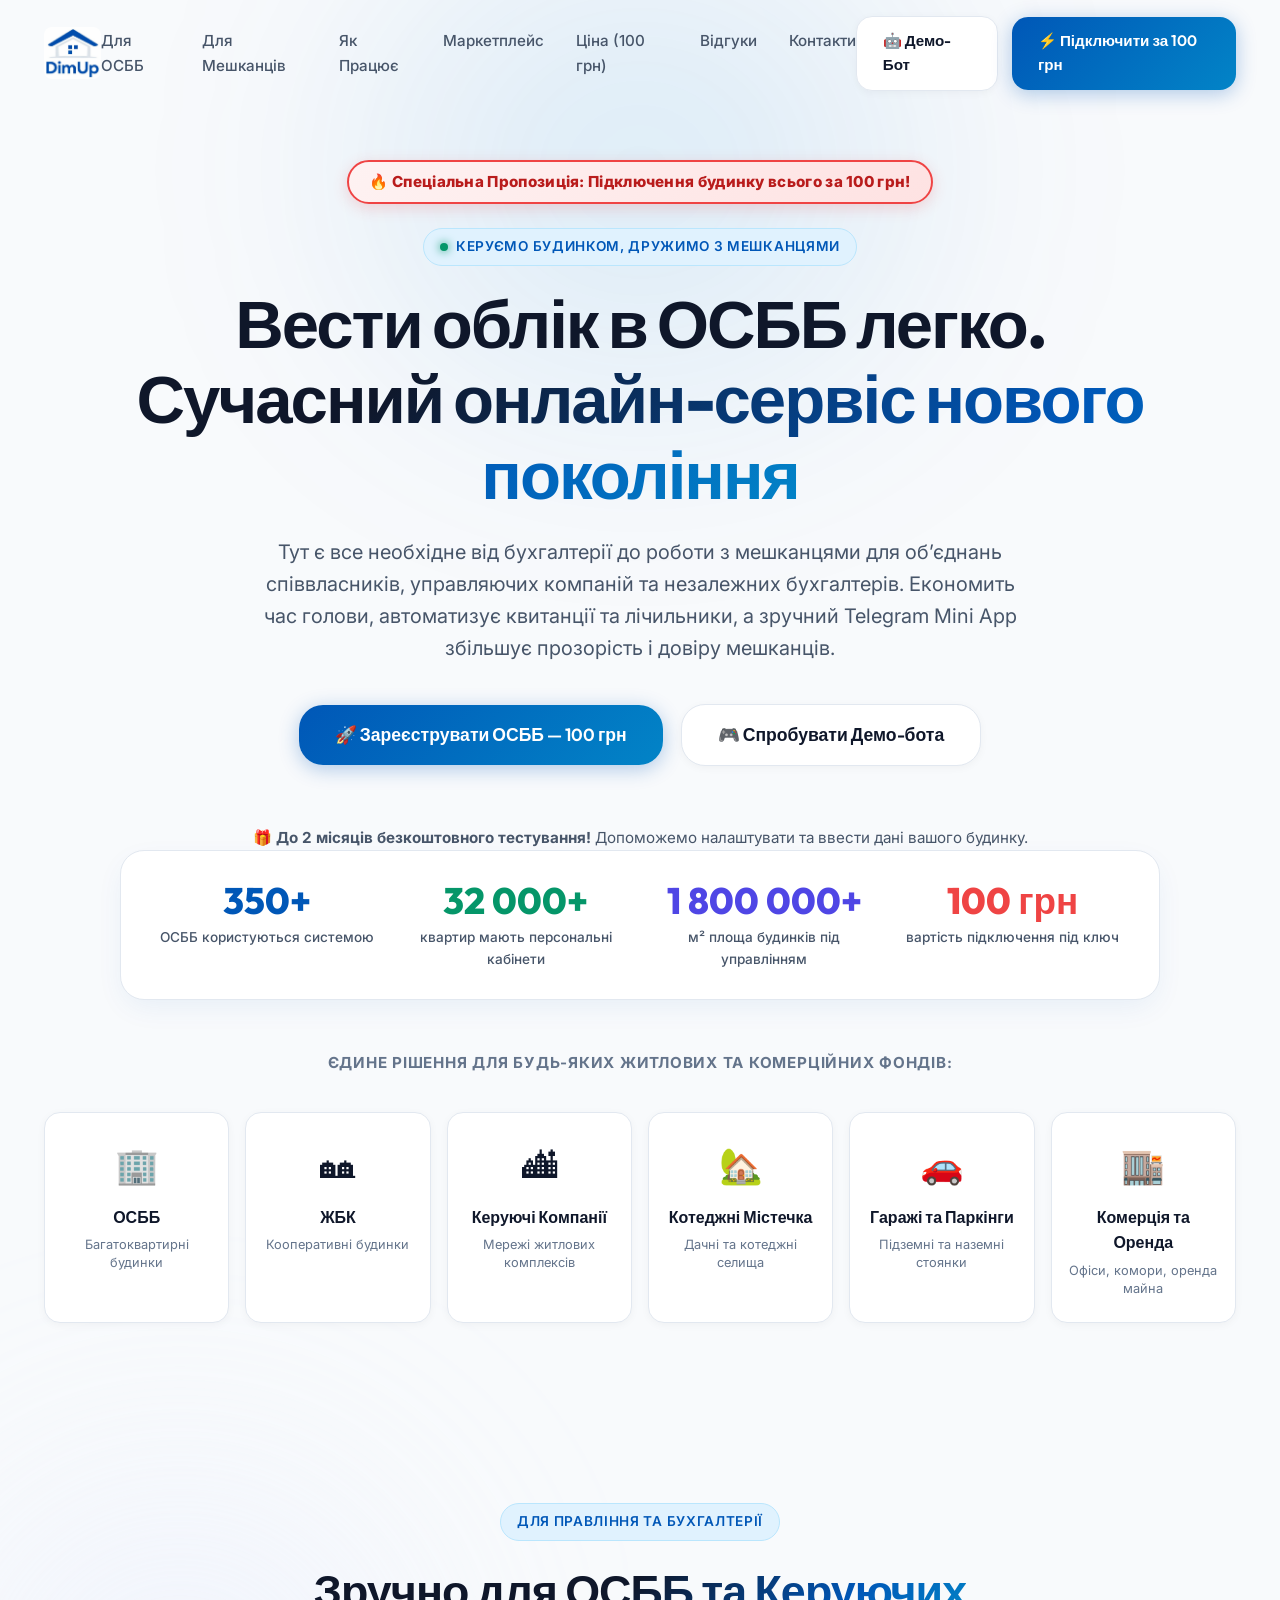
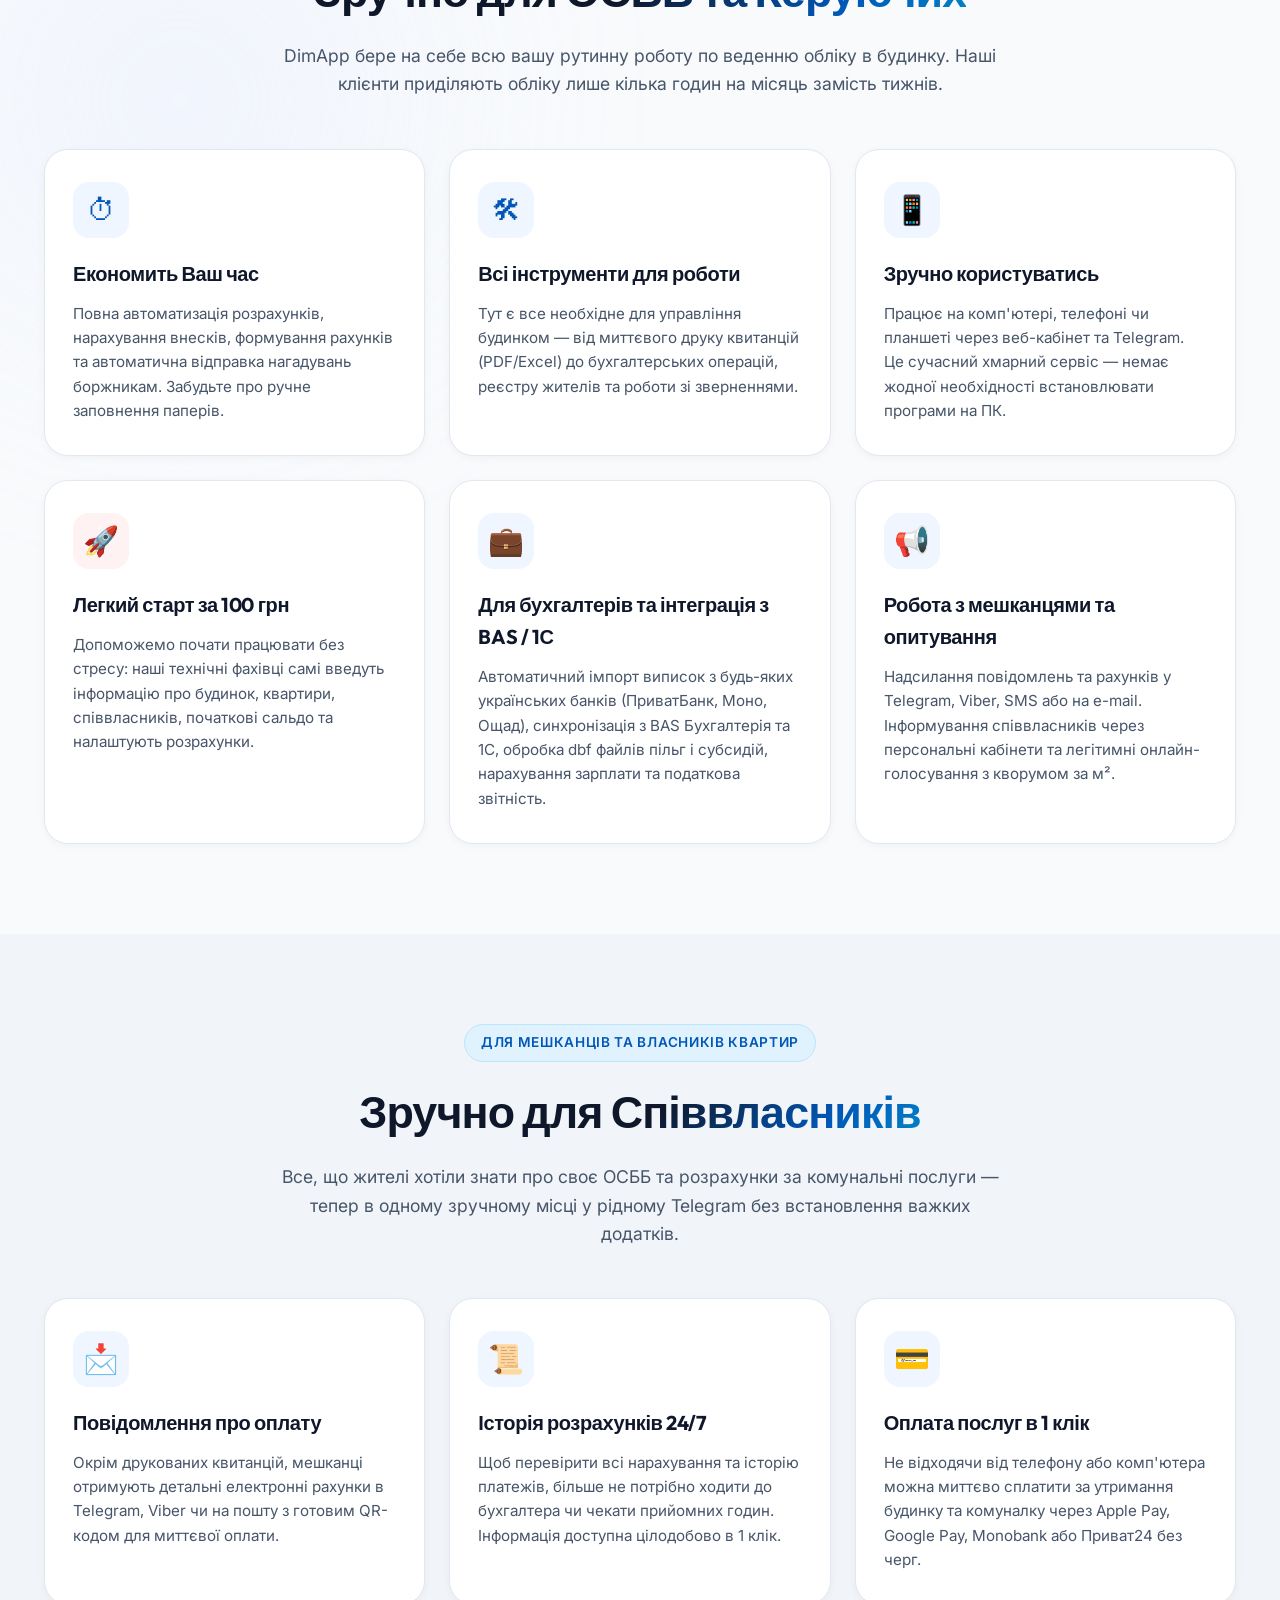
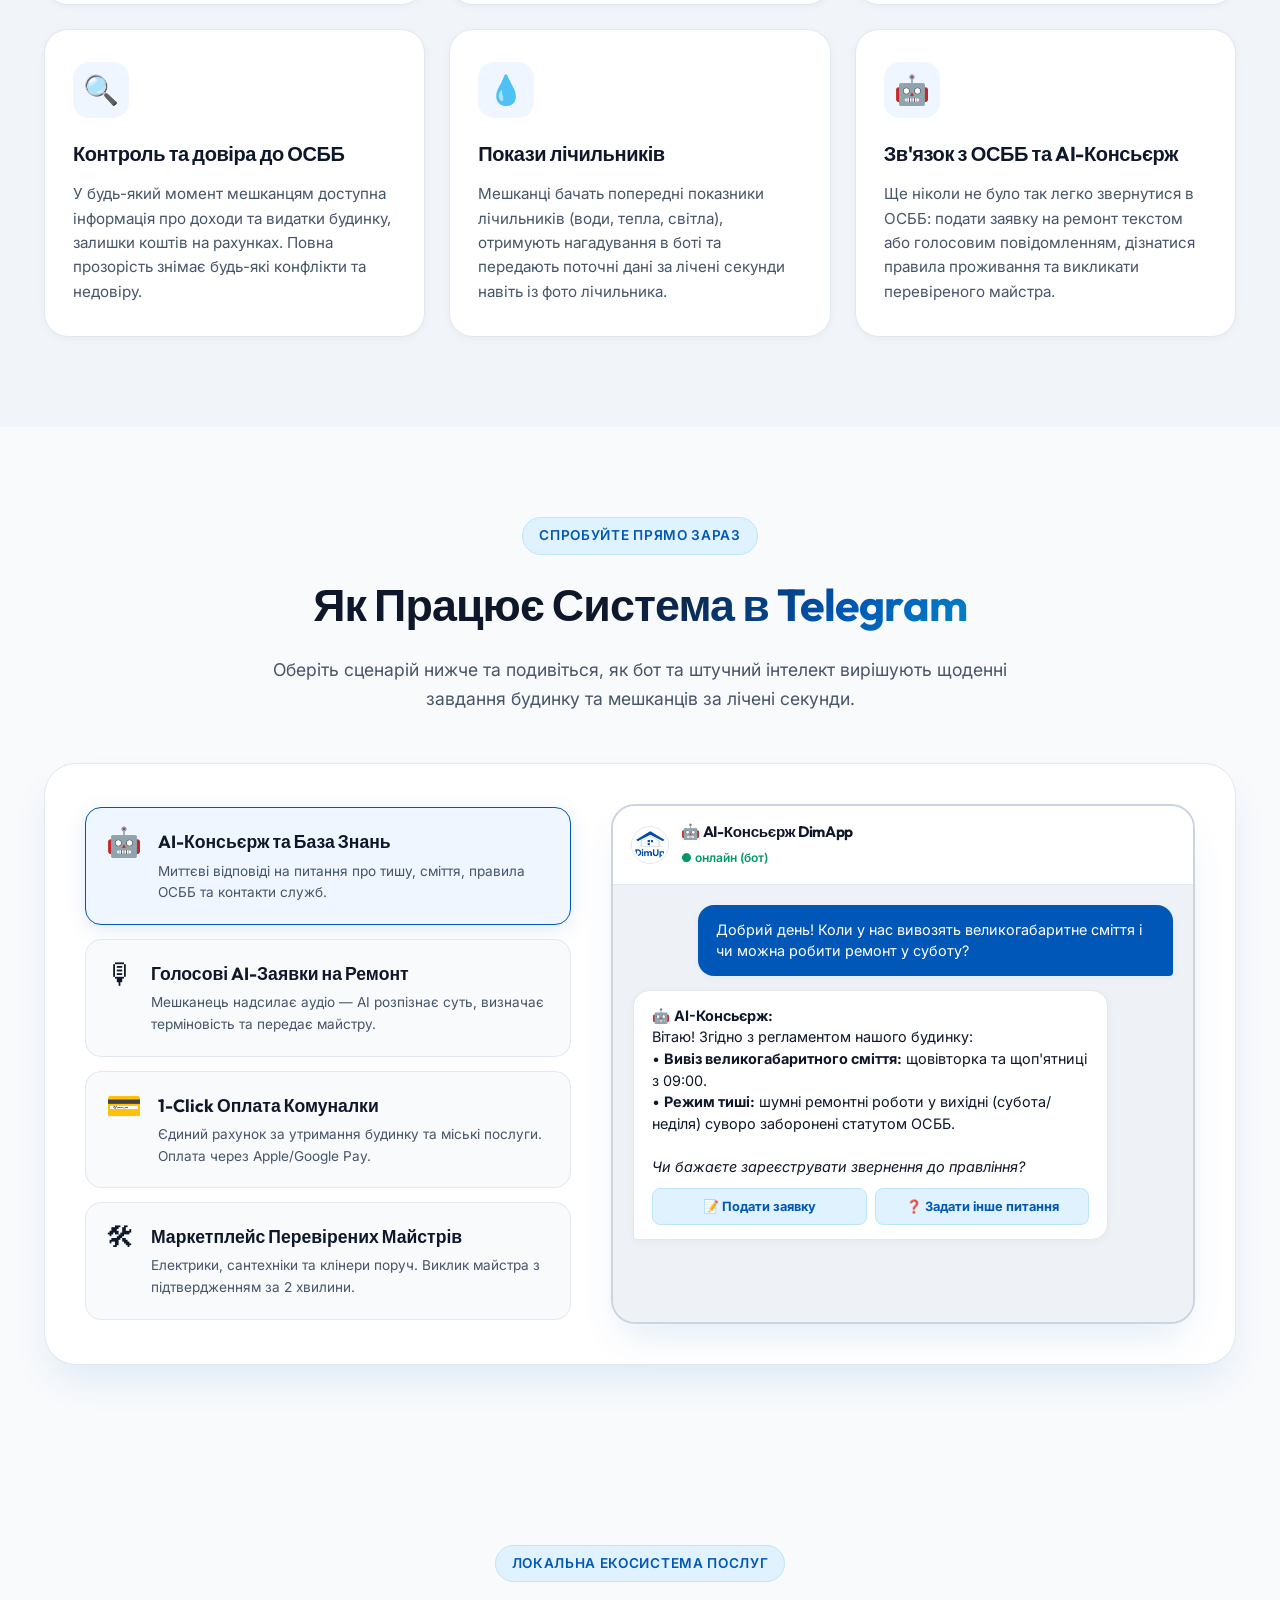
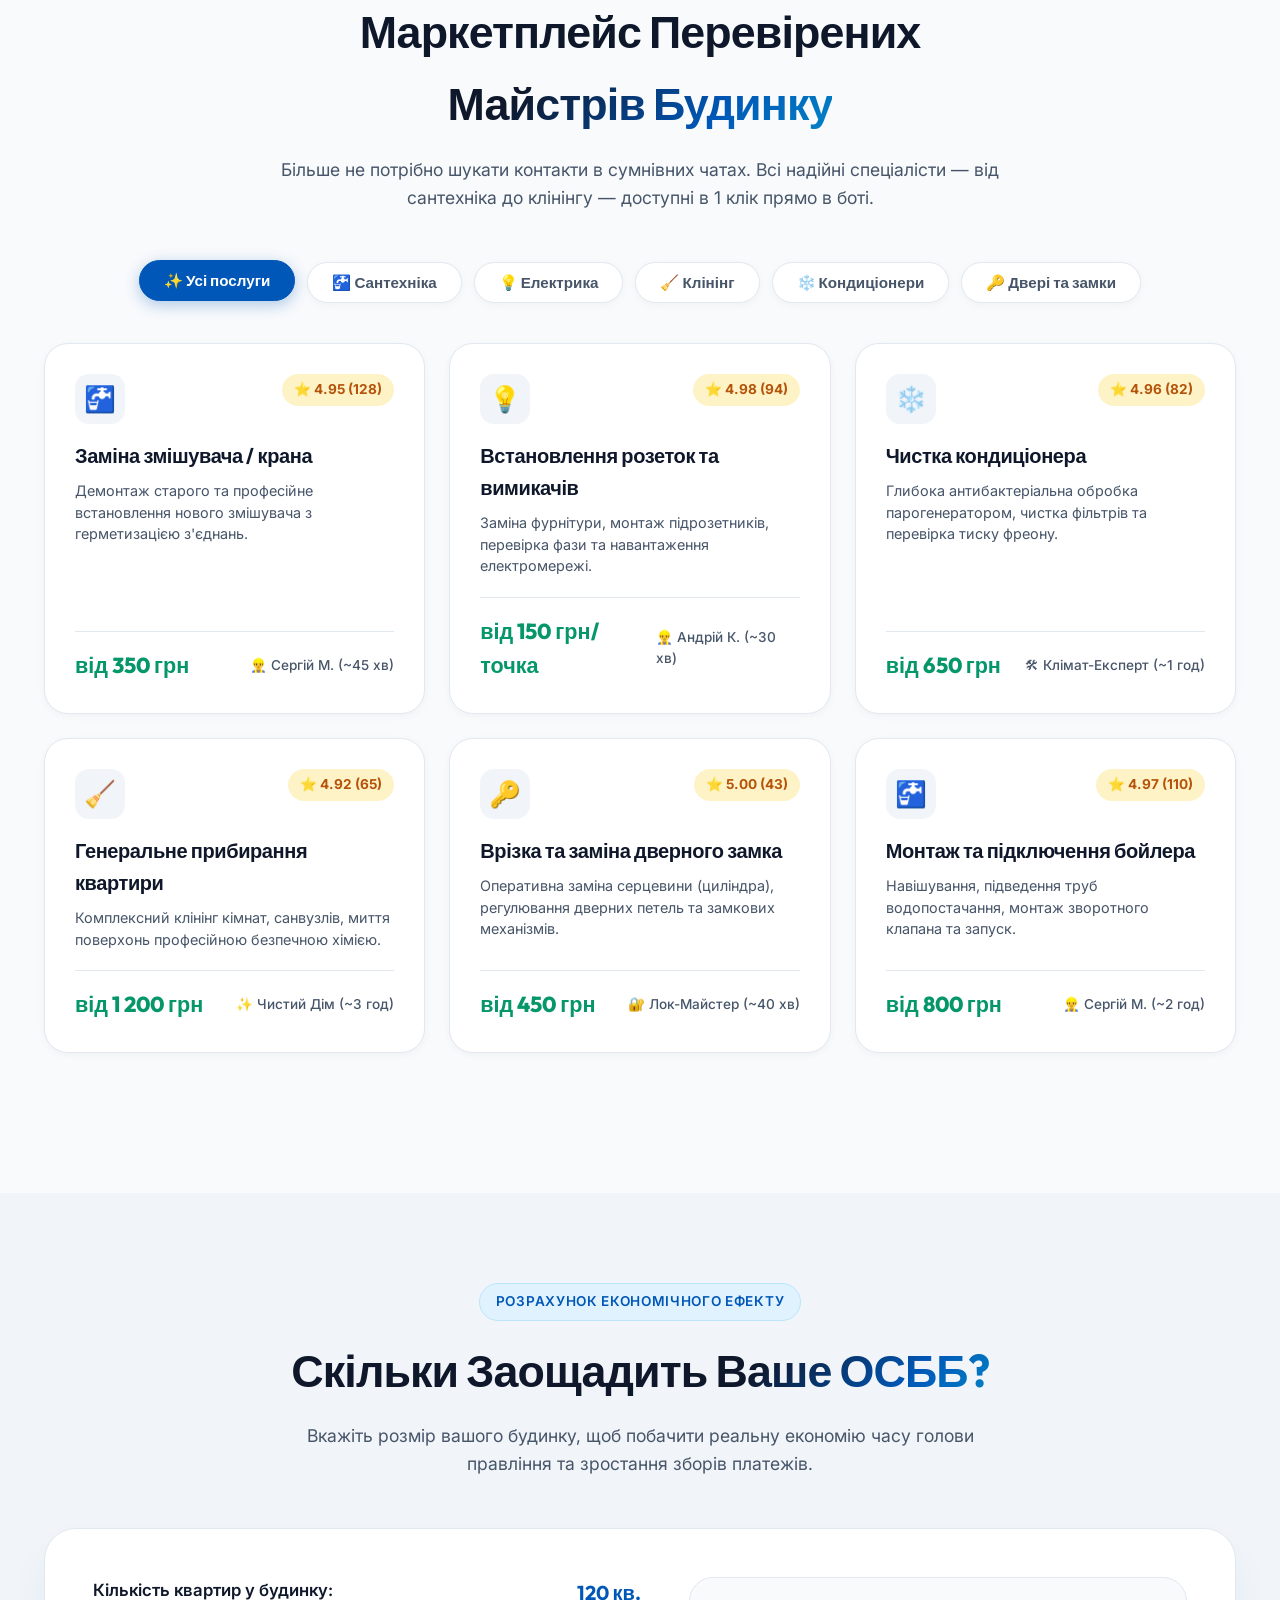
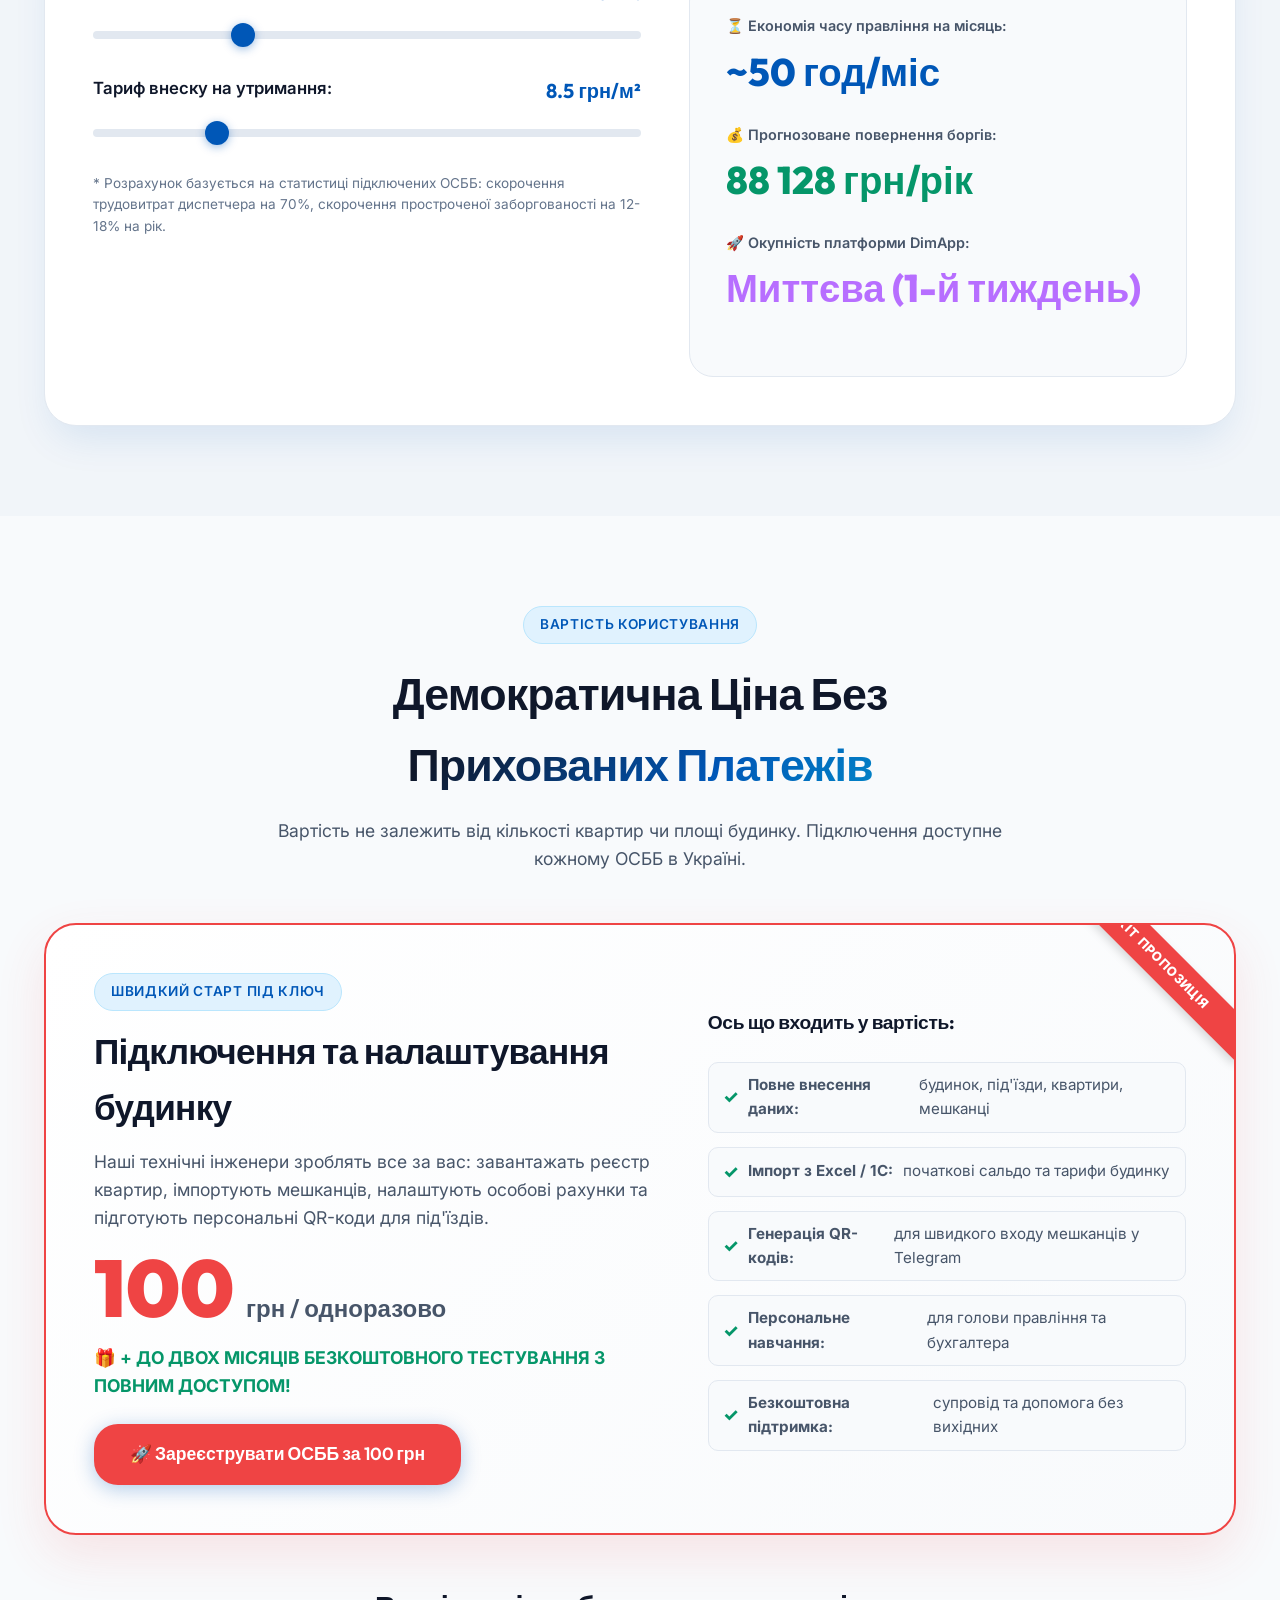
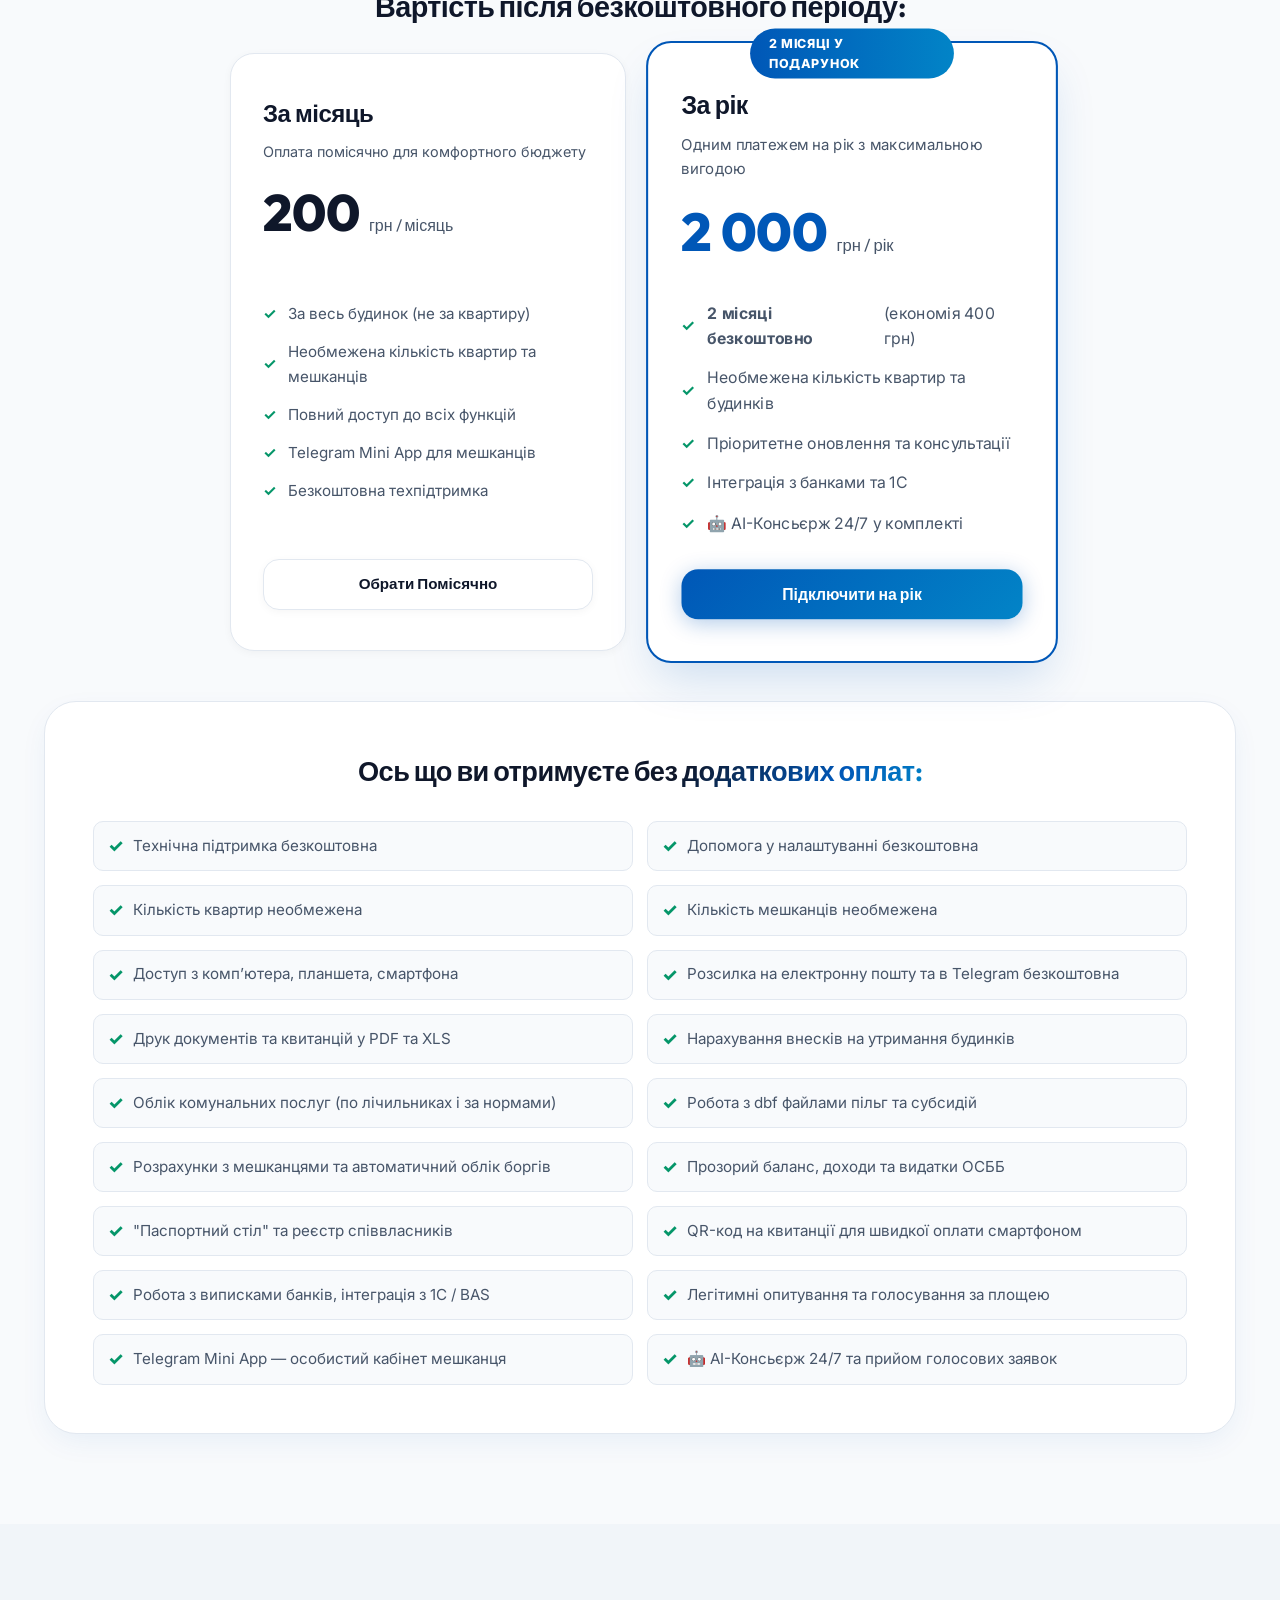
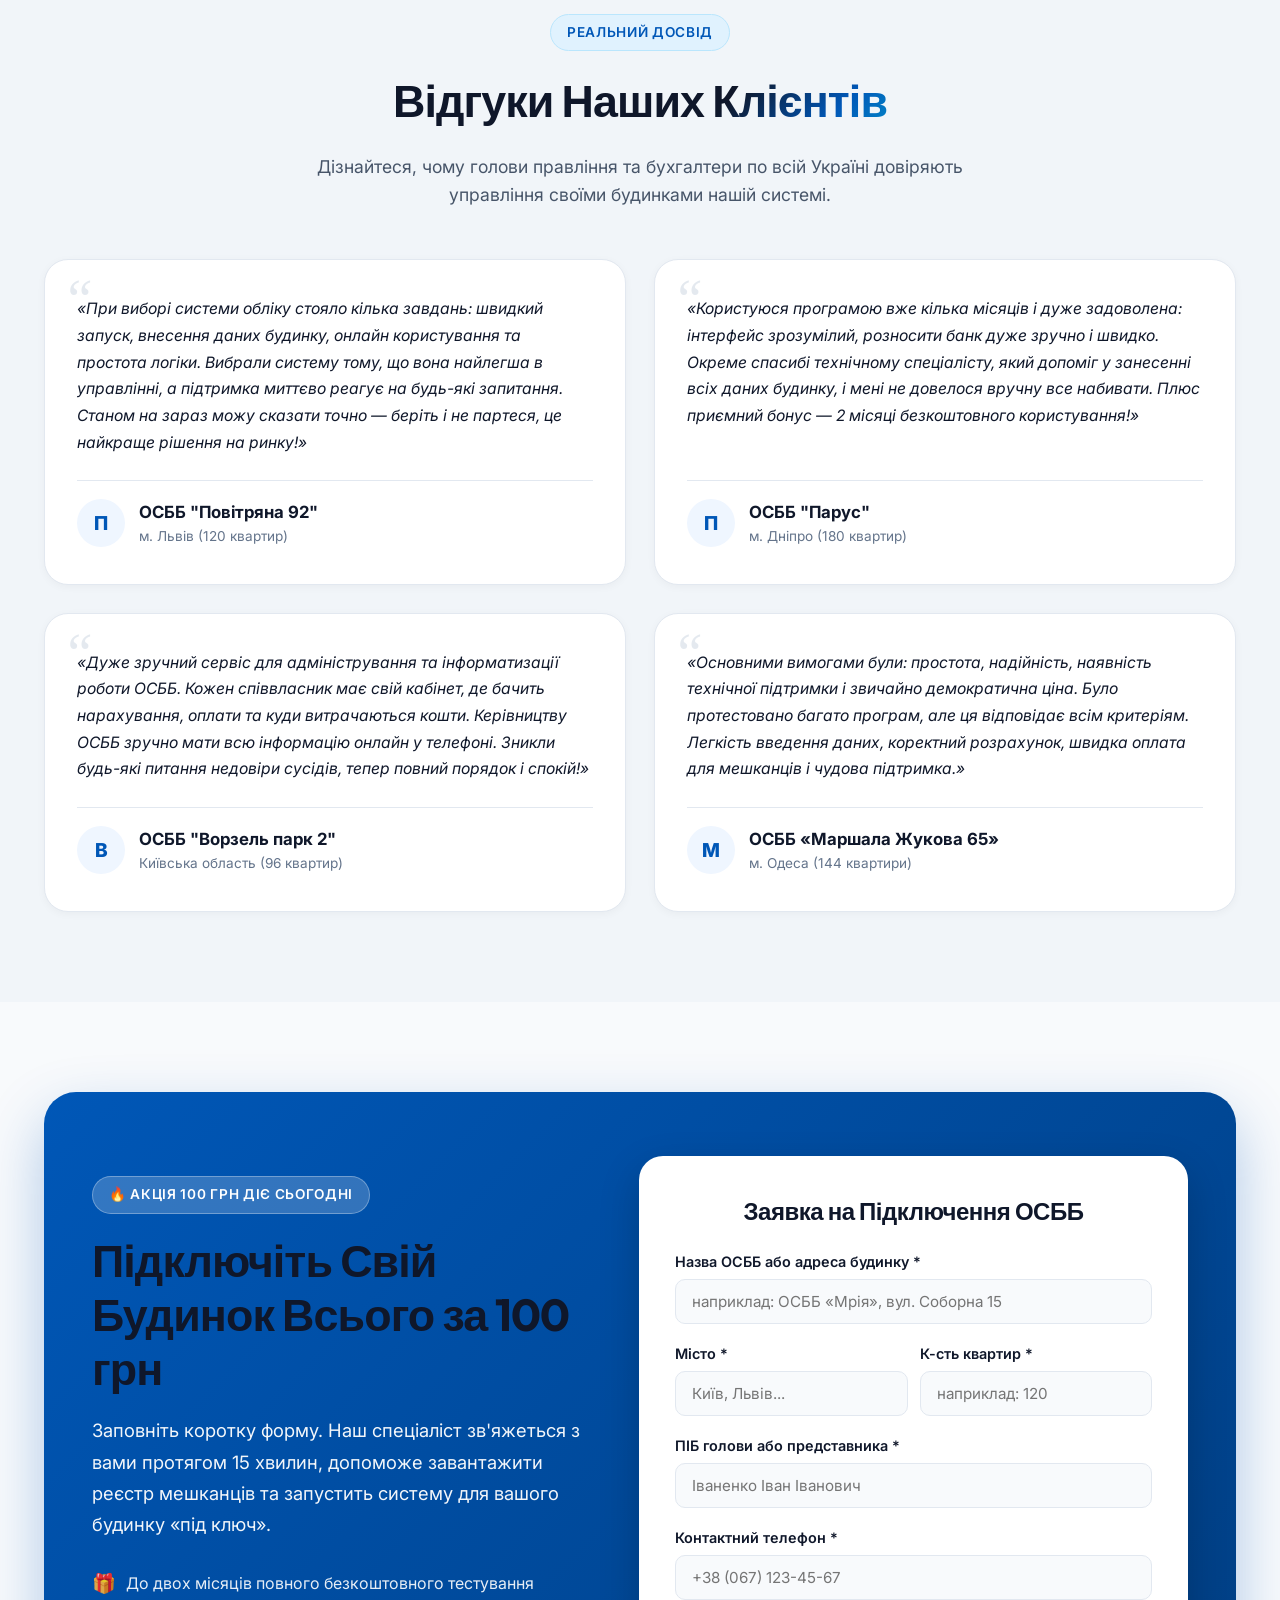
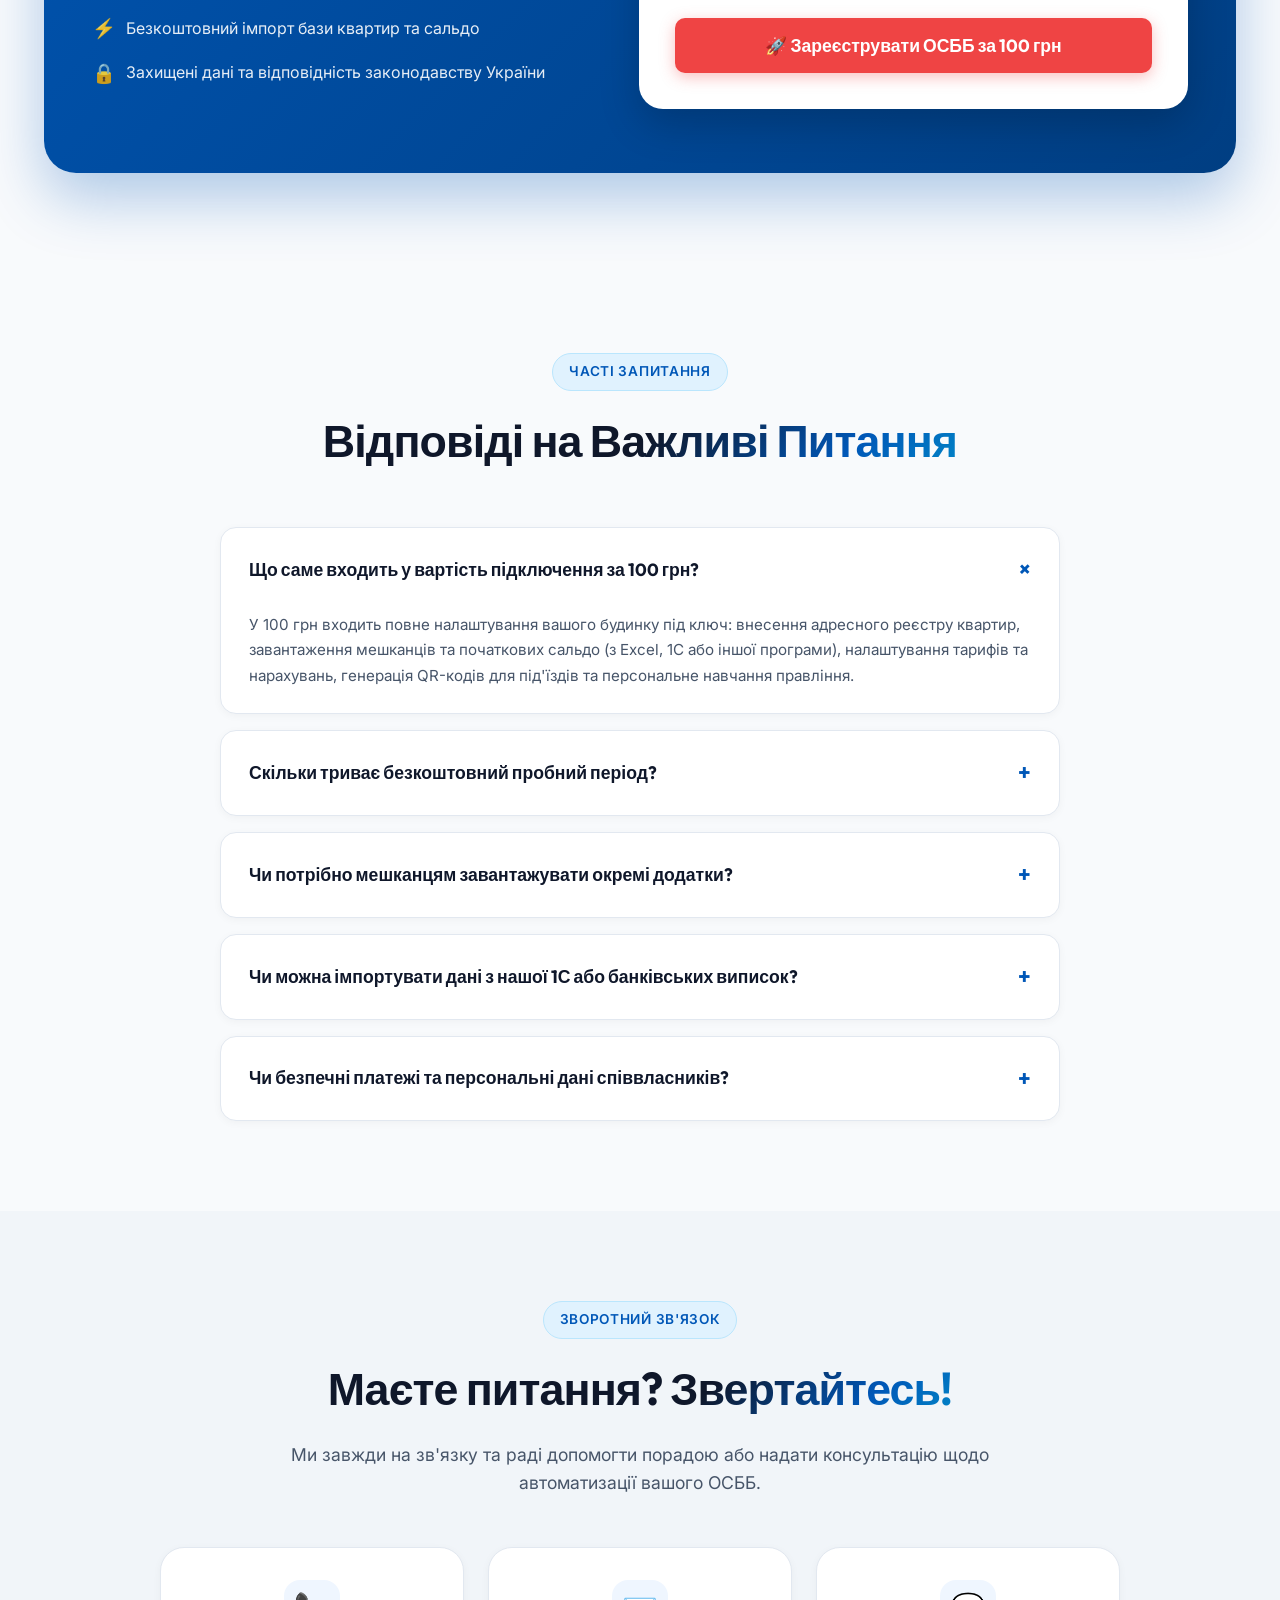
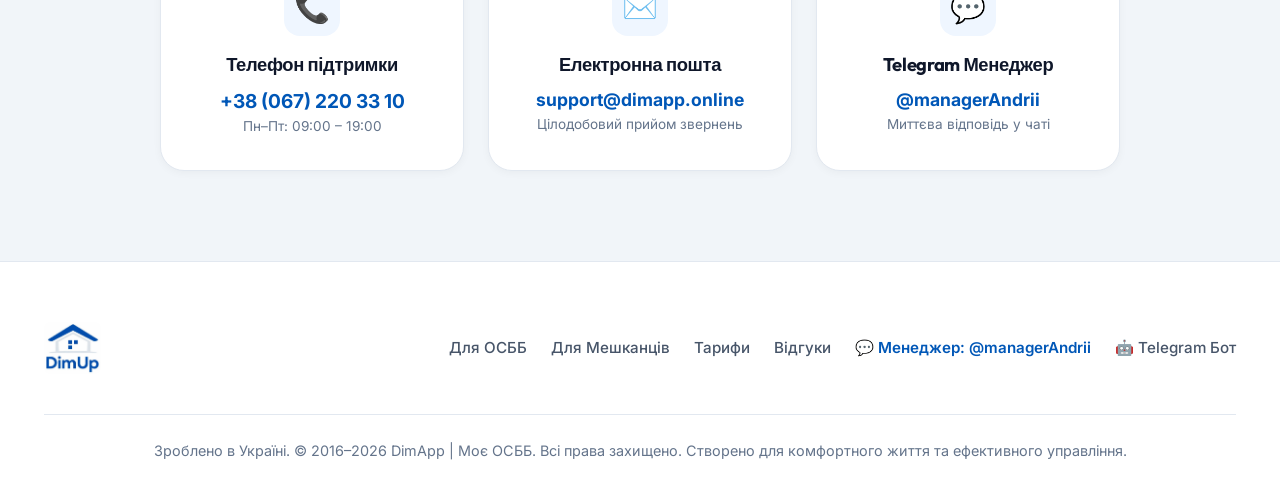
<file: version_2_before_today.html>
<!DOCTYPE html>
<html lang="uk">
<head>
  <meta charset="UTF-8">
  <meta name="viewport" content="width=device-width, initial-scale=1.0">
  <title>DimApp | Моє ОСББ — Керуємо будинком, дружимо з мешканцями (Підключення за 100 грн)</title>
  <meta name="description" content="DimApp — онлайн сервіс та розумна система для ОСББ та управляючих компаній. Тут є все: від бухгалтерії та розрахунків до кабінетів у Telegram та 1-Click оплат. Підключення будинку всього 100 грн!">
  
  <!-- Favicon -->
  <link rel="icon" type="image/png" sizes="64x64" href="./app/webapp/static/images/favicon.png?v=2">
  <link rel="apple-touch-icon" sizes="128x128" href="./app/webapp/static/images/favicon-128.png?v=2">
  
  <!-- Styles -->
  <style>@import url('https://fonts.googleapis.com/css2?family=Outfit:wght@300;400;500;600;700;800;900&family=Inter:wght@300;400;500;600;700&display=swap');

:root {
  --bg-main: #f8fafc;
  --bg-section-alt: #f1f5f9;
  --bg-card: #ffffff;
  --bg-card-hover: #ffffff;
  --bg-glass: rgba(255, 255, 255, 0.85);
  
  --border-light: #e2e8f0;
  --border-glass: rgba(0, 87, 183, 0.12);
  --border-hover: rgba(0, 87, 183, 0.35);
  
  --primary: #0057b7;
  --primary-hover: #004394;
  --primary-glow: rgba(0, 87, 183, 0.25);
  --primary-light: #eff6ff;
  
  --secondary: #0284c7;
  --secondary-glow: rgba(2, 132, 199, 0.25);
  
  --accent-emerald: #059669;
  --accent-emerald-light: #ecfdf5;
  --accent-amber: #d97706;
  --accent-amber-light: #fffbeb;
  
  --text-main: #0f172a;
  --text-muted: #475569;
  --text-dim: #64748b;
  
  --font-heading: 'Outfit', sans-serif;
  --font-body: 'Inter', sans-serif;
  
  --radius-sm: 10px;
  --radius-md: 16px;
  --radius-lg: 24px;
  --radius-xl: 32px;
  
  --shadow-sm: 0 2px 8px rgba(0, 0, 0, 0.04);
  --shadow-md: 0 10px 30px -5px rgba(0, 87, 183, 0.08);
  --shadow-lg: 0 20px 40px -10px rgba(0, 87, 183, 0.12);
  --shadow-hover: 0 22px 45px -10px rgba(0, 87, 183, 0.18);
  
  --transition: all 0.3s cubic-bezier(0.16, 1, 0.3, 1);
}

* {
  margin: 0;
  padding: 0;
  box-sizing: border-box;
}

html {
  scroll-behavior: smooth;
  font-size: 16px;
}

body {
  background-color: var(--bg-main);
  color: var(--text-main);
  font-family: var(--font-body);
  overflow-x: hidden;
  line-height: 1.6;
  position: relative;
}

/* Light Mode Ambient Glow Gradients */
.ambient-glow {
  position: absolute;
  border-radius: 50%;
  filter: blur(120px);
  pointer-events: none;
  z-index: 0;
  opacity: 0.55;
}

.glow-1 {
  top: -80px;
  left: 50%;
  transform: translateX(-50%);
  width: 750px;
  height: 500px;
  background: radial-gradient(circle, rgba(14, 165, 233, 0.25) 0%, rgba(0, 87, 183, 0.15) 50%, transparent 80%);
}

.glow-2 {
  top: 1400px;
  left: -120px;
  width: 600px;
  height: 600px;
  background: radial-gradient(circle, rgba(224, 231, 255, 0.9) 0%, transparent 70%);
}

.glow-3 {
  top: 2800px;
  right: -100px;
  width: 650px;
  height: 650px;
  background: radial-gradient(circle, rgba(209, 250, 229, 0.8) 0%, transparent 70%);
}

/* Container */
.container {
  max-width: 1240px;
  margin: 0 auto;
  padding: 0 24px;
  position: relative;
  z-index: 1;
}

/* Typography & Badges */
h1, h2, h3, h4, .brand-logo {
  font-family: var(--font-heading);
  font-weight: 700;
  letter-spacing: -0.02em;
  color: var(--text-main);
}

.gradient-text {
  background: linear-gradient(135deg, #0f172a 20%, #0057b7 70%, #0284c7 100%);
  -webkit-background-clip: text;
  -webkit-text-fill-color: transparent;
}

.gradient-text-emerald {
  background: linear-gradient(135deg, #0f172a 20%, #059669 80%);
  -webkit-background-clip: text;
  -webkit-text-fill-color: transparent;
}

.badge {
  display: inline-flex;
  align-items: center;
  gap: 8px;
  padding: 7px 16px;
  border-radius: 999px;
  font-size: 0.85rem;
  font-weight: 600;
  text-transform: uppercase;
  letter-spacing: 0.05em;
}

.badge-cyan {
  color: var(--primary);
  background: #e0f2fe;
  border: 1px solid #bae6fd;
}

.badge-pulse {
  width: 8px;
  height: 8px;
  border-radius: 50%;
  background-color: var(--accent-emerald);
  box-shadow: 0 0 10px var(--accent-emerald);
  animation: pulse 2s infinite;
}

@keyframes pulse {
  0% { transform: scale(0.95); box-shadow: 0 0 0 0 rgba(5, 150, 105, 0.7); }
  70% { transform: scale(1); box-shadow: 0 0 0 8px rgba(5, 150, 105, 0); }
  100% { transform: scale(0.95); box-shadow: 0 0 0 0 rgba(5, 150, 105, 0); }
}

/* Header & Nav */
.header {
  position: fixed;
  top: 0;
  left: 0;
  right: 0;
  z-index: 100;
  padding: 16px 0;
  transition: var(--transition);
}

.header.scrolled {
  background: rgba(255, 255, 255, 0.92);
  backdrop-filter: blur(20px);
  border-bottom: 1px solid var(--border-light);
  box-shadow: 0 4px 20px rgba(0, 0, 0, 0.03);
  padding: 12px 0;
}

.nav-container {
  display: flex;
  justify-content: space-between;
  align-items: center;
}

.logo-wrap {
  display: flex;
  align-items: center;
  gap: 12px;
  text-decoration: none;
}

.brand-logo-img {
  height: 52px;
  width: auto;
  object-fit: contain;
  border-radius: 8px;
  transition: var(--transition);
}

.brand-logo-img:hover {
  transform: scale(1.05);
}

.nav-menu {
  display: flex;
  gap: 32px;
  list-style: none;
}

.nav-link {
  color: var(--text-muted);
  text-decoration: none;
  font-weight: 500;
  font-size: 0.95rem;
  transition: var(--transition);
}

.nav-link:hover {
  color: var(--primary);
}

.nav-actions {
  display: flex;
  align-items: center;
  gap: 14px;
}

/* Buttons */
.btn {
  display: inline-flex;
  align-items: center;
  justify-content: center;
  gap: 10px;
  padding: 12px 26px;
  border-radius: var(--radius-md);
  font-family: var(--font-heading);
  font-weight: 600;
  font-size: 0.95rem;
  text-decoration: none;
  cursor: pointer;
  border: none;
  outline: none;
  transition: var(--transition);
}

.btn-primary {
  background: linear-gradient(135deg, #0057b7 0%, #0284c7 100%);
  color: #ffffff;
  box-shadow: 0 4px 20px rgba(0, 87, 183, 0.3);
}

.btn-primary:hover {
  transform: translateY(-2px);
  box-shadow: 0 8px 25px rgba(0, 87, 183, 0.45);
}

.btn-glow-purple {
  background: linear-gradient(135deg, #4f46e5 0%, #6366f1 100%);
  color: #ffffff;
  box-shadow: 0 4px 20px rgba(79, 70, 229, 0.3);
}

.btn-glow-purple:hover {
  transform: translateY(-2px);
  box-shadow: 0 8px 25px rgba(79, 70, 229, 0.45);
}

.btn-glass {
  background: #ffffff;
  color: var(--text-main);
  border: 1px solid var(--border-light);
  box-shadow: var(--shadow-sm);
}

.btn-glass:hover {
  background: #f8fafc;
  border-color: var(--primary);
  color: var(--primary);
  transform: translateY(-2px);
}

.btn-lg {
  padding: 16px 36px;
  font-size: 1.1rem;
  border-radius: var(--radius-lg);
}

/* Hero Section */
.hero-section {
  padding: 160px 0 90px;
  position: relative;
  text-align: center;
}

.hero-badge {
  margin-bottom: 24px;
}

.hero-title {
  font-size: 4.2rem;
  line-height: 1.12;
  margin-bottom: 24px;
  font-weight: 800;
  letter-spacing: -0.03em;
}

.hero-subtitle {
  font-size: 1.25rem;
  color: var(--text-muted);
  max-width: 760px;
  margin: 0 auto 40px;
  font-weight: 400;
  line-height: 1.6;
}

.hero-cta-group {
  display: flex;
  align-items: center;
  justify-content: center;
  gap: 18px;
  margin-bottom: 60px;
}

/* Hero Stats Bar */
.stats-grid {
  display: grid;
  grid-template-columns: repeat(4, 1fr);
  gap: 20px;
  background: #ffffff;
  border: 1px solid var(--border-light);
  border-radius: var(--radius-lg);
  padding: 28px 32px;
  max-width: 1040px;
  margin: 0 auto;
  box-shadow: var(--shadow-md);
}

.stat-item {
  text-align: center;
}

.stat-value {
  font-size: 2.3rem;
  font-weight: 800;
  font-family: var(--font-heading);
  color: var(--text-main);
  line-height: 1.2;
}

.stat-value.highlight-cyan { color: var(--primary); }
.stat-value.highlight-green { color: var(--accent-emerald); }
.stat-value.highlight-purple { color: #4f46e5; }

.stat-label {
  font-size: 0.85rem;
  color: var(--text-muted);
  margin-top: 4px;
  font-weight: 500;
}

/* Section Basics */
.section {
  padding: 90px 0;
  position: relative;
}

.section-header {
  text-align: center;
  max-width: 740px;
  margin: 0 auto 50px;
}

.section-title {
  font-size: 2.8rem;
  margin-top: 14px;
  margin-bottom: 16px;
}

.section-desc {
  font-size: 1.1rem;
  color: var(--text-muted);
}

/* Interactive Simulator Section */
.simulator-container {
  display: grid;
  grid-template-columns: 1fr 1.2fr;
  gap: 40px;
  align-items: center;
  background: #ffffff;
  border: 1px solid var(--border-light);
  border-radius: var(--radius-xl);
  padding: 40px;
  box-shadow: var(--shadow-lg);
}

.sim-nav {
  display: flex;
  flex-direction: column;
  gap: 14px;
}

.sim-tab-btn {
  display: flex;
  align-items: flex-start;
  gap: 16px;
  padding: 20px;
  border-radius: var(--radius-md);
  background: #f8fafc;
  border: 1px solid var(--border-light);
  color: var(--text-main);
  text-align: left;
  cursor: pointer;
  transition: var(--transition);
}

.sim-tab-btn:hover {
  background: #f1f5f9;
  border-color: var(--primary);
  transform: translateX(6px);
}

.sim-tab-btn.active {
  background: var(--primary-light);
  border-color: var(--primary);
  box-shadow: 0 4px 20px rgba(0, 87, 183, 0.12);
}

.sim-tab-icon {
  font-size: 1.8rem;
  line-height: 1;
}

.sim-tab-title {
  font-size: 1.1rem;
  font-weight: 700;
  font-family: var(--font-heading);
  margin-bottom: 4px;
  color: var(--text-main);
}

.sim-tab-desc {
  font-size: 0.85rem;
  color: var(--text-muted);
}

/* Telegram Device Frame (Light Theme) */
.tg-device {
  background: #f0f4f8;
  border: 2px solid #cbd5e1;
  border-radius: var(--radius-lg);
  overflow: hidden;
  box-shadow: var(--shadow-lg);
  display: flex;
  flex-direction: column;
  height: 520px;
}

.tg-header {
  background: #ffffff;
  padding: 14px 18px;
  display: flex;
  align-items: center;
  gap: 12px;
  border-bottom: 1px solid #e2e8f0;
}

.tg-avatar-img {
  width: 38px;
  height: 38px;
  border-radius: 50%;
  object-fit: contain;
  background: #ffffff;
  border: 1px solid #e2e8f0;
  padding: 2px;
}

.tg-info h4 {
  font-size: 0.95rem;
  margin: 0;
  color: var(--text-main);
}

.tg-info span {
  font-size: 0.75rem;
  color: var(--accent-emerald);
  font-weight: 600;
}

.tg-chat-body {
  flex: 1;
  padding: 20px;
  display: flex;
  flex-direction: column;
  gap: 14px;
  overflow-y: auto;
  background: #eef2f6;
}

.tg-msg {
  max-width: 88%;
  padding: 14px 18px;
  border-radius: 16px;
  font-size: 0.9rem;
  line-height: 1.5;
  box-shadow: 0 2px 8px rgba(0, 0, 0, 0.04);
  animation: fadeInMsg 0.4s ease-out;
}

@keyframes fadeInMsg {
  from { opacity: 0; transform: translateY(8px); }
  to { opacity: 1; transform: translateY(0); }
}

.tg-msg-bot {
  background: #ffffff;
  color: #0f172a;
  align-self: flex-start;
  border-bottom-left-radius: 4px;
  border: 1px solid #e2e8f0;
}

.tg-msg-user {
  background: #0057b7;
  color: #ffffff;
  align-self: flex-end;
  border-bottom-right-radius: 4px;
}

.tg-card-box {
  background: #f8fafc;
  border: 1px solid #cbd5e1;
  border-radius: 10px;
  padding: 10px 14px;
  margin: 8px 0;
  font-size: 0.85rem;
  color: #1e293b;
}

.tg-btn-row {
  display: flex;
  gap: 8px;
  margin-top: 10px;
}

.tg-inline-btn {
  flex: 1;
  background: #e0f2fe;
  border: 1px solid #bae6fd;
  color: #0057b7;
  padding: 8px 12px;
  border-radius: 8px;
  font-size: 0.8rem;
  text-align: center;
  font-weight: 700;
}

/* Core Features Grid */
.features-grid {
  display: grid;
  grid-template-columns: repeat(3, 1fr);
  gap: 24px;
}

.feature-card {
  background: #ffffff;
  border: 1px solid var(--border-light);
  border-radius: var(--radius-lg);
  padding: 36px 32px;
  transition: var(--transition);
  position: relative;
  box-shadow: var(--shadow-sm);
}

.feature-card:hover {
  transform: translateY(-6px);
  border-color: var(--primary);
  box-shadow: var(--shadow-hover);
}

.feature-icon-wrap {
  width: 56px;
  height: 56px;
  border-radius: 16px;
  display: flex;
  align-items: center;
  justify-content: center;
  font-size: 1.8rem;
  margin-bottom: 20px;
}

.icon-cyan { background: #e0f2fe; color: var(--primary); }
.icon-purple { background: #ede9fe; color: #6d28d9; }
.icon-green { background: #d1fae5; color: #059669; }
.icon-amber { background: #fef3c7; color: #d97706; }

.feature-title {
  font-size: 1.35rem;
  margin-bottom: 12px;
}

.feature-desc {
  font-size: 0.95rem;
  color: var(--text-muted);
  line-height: 1.6;
}

/* Marketplace Section (Light Theme) */
.mkt-filters {
  display: flex;
  justify-content: center;
  gap: 12px;
  flex-wrap: wrap;
  margin-bottom: 40px;
}

.mkt-filter-btn {
  background: #ffffff;
  border: 1px solid var(--border-light);
  color: var(--text-muted);
  padding: 10px 24px;
  border-radius: 999px;
  font-family: var(--font-heading);
  font-weight: 600;
  font-size: 0.95rem;
  cursor: pointer;
  transition: var(--transition);
  box-shadow: var(--shadow-sm);
}

.mkt-filter-btn:hover, .mkt-filter-btn.active {
  background: var(--primary);
  color: #ffffff;
  border-color: var(--primary);
  box-shadow: 0 4px 15px rgba(0, 87, 183, 0.3);
  transform: translateY(-2px);
}

.mkt-grid {
  display: grid;
  grid-template-columns: repeat(3, 1fr);
  gap: 24px;
  margin-bottom: 50px;
}

.mkt-card {
  background: #ffffff;
  border: 1px solid var(--border-light);
  border-radius: var(--radius-lg);
  padding: 30px;
  display: flex;
  flex-direction: column;
  justify-content: space-between;
  transition: var(--transition);
  box-shadow: var(--shadow-sm);
}

.mkt-card:hover {
  transform: translateY(-6px);
  border-color: var(--primary);
  box-shadow: var(--shadow-hover);
}

.mkt-card-header {
  display: flex;
  justify-content: space-between;
  align-items: flex-start;
  margin-bottom: 16px;
}

.mkt-icon {
  width: 50px;
  height: 50px;
  border-radius: 14px;
  display: flex;
  align-items: center;
  justify-content: center;
  font-size: 1.6rem;
  background: #f1f5f9;
}

.mkt-rating {
  display: inline-flex;
  align-items: center;
  gap: 4px;
  font-weight: 700;
  font-size: 0.85rem;
  color: #b45309;
  background: #fef3c7;
  padding: 5px 12px;
  border-radius: 999px;
}

.mkt-service-title {
  font-size: 1.25rem;
  margin-bottom: 8px;
}

.mkt-service-desc {
  font-size: 0.9rem;
  color: var(--text-muted);
  margin-bottom: 20px;
  line-height: 1.5;
}

.mkt-meta {
  display: flex;
  justify-content: space-between;
  align-items: center;
  padding-top: 16px;
  border-top: 1px solid var(--border-light);
}

.mkt-price {
  font-size: 1.35rem;
  font-weight: 800;
  font-family: var(--font-heading);
  color: var(--accent-emerald);
}

.mkt-master-badge {
  font-size: 0.85rem;
  color: var(--text-muted);
  font-weight: 500;
}

.mkt-benefits-grid {
  display: grid;
  grid-template-columns: repeat(3, 1fr);
  gap: 24px;
  background: #ffffff;
  border: 1px solid var(--border-light);
  border-radius: var(--radius-xl);
  padding: 36px;
  box-shadow: var(--shadow-md);
}

.mkt-benefit-item {
  display: flex;
  gap: 16px;
  align-items: flex-start;
}

.mkt-benefit-icon {
  font-size: 2.2rem;
  line-height: 1;
}

.mkt-benefit-title {
  font-size: 1.2rem;
  margin-bottom: 6px;
  font-family: var(--font-heading);
}

.mkt-benefit-desc {
  font-size: 0.95rem;
  color: var(--text-muted);
}

/* Calculator Section (Light Theme) */
.calc-card {
  background: #ffffff;
  border: 1px solid var(--border-light);
  border-radius: var(--radius-xl);
  padding: 48px;
  display: grid;
  grid-template-columns: 1.1fr 1fr;
  gap: 48px;
  box-shadow: var(--shadow-lg);
}

.calc-inputs {
  display: flex;
  flex-direction: column;
  gap: 28px;
}

.calc-group label {
  display: flex;
  justify-content: space-between;
  font-weight: 600;
  font-size: 1.05rem;
  margin-bottom: 12px;
}

.calc-val-badge {
  color: var(--primary);
  font-family: var(--font-heading);
  font-size: 1.25rem;
  font-weight: 700;
}

.calc-slider {
  width: 100%;
  height: 8px;
  border-radius: 4px;
  background: #e2e8f0;
  outline: none;
  -webkit-appearance: none;
  cursor: pointer;
}

.calc-slider::-webkit-slider-thumb {
  -webkit-appearance: none;
  width: 24px;
  height: 24px;
  border-radius: 50%;
  background: var(--primary);
  box-shadow: 0 2px 10px rgba(0, 87, 183, 0.4);
  cursor: pointer;
  transition: var(--transition);
}

.calc-slider::-webkit-slider-thumb:hover {
  transform: scale(1.2);
}

.calc-results {
  background: #f8fafc;
  border: 1px solid var(--border-light);
  border-radius: var(--radius-lg);
  padding: 36px;
  display: flex;
  flex-direction: column;
  justify-content: space-between;
}

.calc-res-item {
  margin-bottom: 20px;
}

.calc-res-label {
  font-size: 0.9rem;
  color: var(--text-muted);
  font-weight: 600;
  margin-bottom: 4px;
}

.calc-res-num {
  font-size: 2.4rem;
  font-weight: 800;
  font-family: var(--font-heading);
}

/* Pricing Section (Light Theme) */
.pricing-grid {
  display: grid;
  grid-template-columns: repeat(3, 1fr);
  gap: 28px;
  align-items: stretch;
}

.price-card {
  background: #ffffff;
  border: 1px solid var(--border-light);
  border-radius: var(--radius-lg);
  padding: 40px 32px;
  display: flex;
  flex-direction: column;
  justify-content: space-between;
  transition: var(--transition);
  position: relative;
  box-shadow: var(--shadow-sm);
}

.price-card.featured {
  background: #ffffff;
  border: 2px solid var(--primary);
  box-shadow: var(--shadow-hover);
  transform: scale(1.04);
}

.price-badge-pop {
  position: absolute;
  top: -14px;
  left: 50%;
  transform: translateX(-50%);
  background: linear-gradient(90deg, #0057b7, #0284c7);
  color: #ffffff;
  font-weight: 800;
  font-size: 0.75rem;
  padding: 5px 18px;
  border-radius: 999px;
  text-transform: uppercase;
  letter-spacing: 0.05em;
}

.price-header h3 {
  font-size: 1.5rem;
  margin-bottom: 8px;
}

.price-desc {
  font-size: 0.9rem;
  color: var(--text-muted);
  margin-bottom: 24px;
}

.price-amount {
  font-size: 3.2rem;
  font-weight: 800;
  font-family: var(--font-heading);
  color: var(--text-main);
  line-height: 1;
  margin-bottom: 8px;
}

.price-amount span {
  font-size: 1rem;
  color: var(--text-muted);
  font-weight: 400;
}

.price-features {
  list-style: none;
  margin: 32px 0;
  display: flex;
  flex-direction: column;
  gap: 14px;
}

.price-features li {
  display: flex;
  align-items: center;
  gap: 12px;
  font-size: 0.95rem;
  color: var(--text-muted);
}

.price-features li span {
  color: var(--accent-emerald);
  font-weight: bold;
}

/* FAQ Accordion (Light Theme) */
.faq-grid {
  max-width: 840px;
  margin: 0 auto;
  display: flex;
  flex-direction: column;
  gap: 16px;
}

.faq-item {
  background: #ffffff;
  border: 1px solid var(--border-light);
  border-radius: var(--radius-md);
  overflow: hidden;
  transition: var(--transition);
  box-shadow: var(--shadow-sm);
}

.faq-question {
  padding: 24px 28px;
  display: flex;
  justify-content: space-between;
  align-items: center;
  cursor: pointer;
  font-weight: 700;
  font-size: 1.1rem;
  font-family: var(--font-heading);
  user-select: none;
}

.faq-question:hover {
  color: var(--primary);
}

.faq-toggle-icon {
  font-size: 1.4rem;
  transition: var(--transition);
  color: var(--primary);
}

.faq-answer {
  padding: 0 28px 24px;
  color: var(--text-muted);
  font-size: 0.95rem;
  display: none;
  line-height: 1.7;
}

.faq-item.open .faq-answer {
  display: block;
}

.faq-item.open .faq-toggle-icon {
  transform: rotate(45deg);
}

/* CTA Final Banner (Light Theme) */
.cta-banner {
  background: linear-gradient(135deg, #0057b7 0%, #0284c7 100%);
  border-radius: var(--radius-xl);
  padding: 68px 48px;
  text-align: center;
  color: #ffffff;
  box-shadow: 0 20px 50px rgba(0, 87, 183, 0.25);
}

.cta-banner h2, .cta-banner p {
  color: #ffffff;
}

.cta-banner .gradient-text {
  background: linear-gradient(135deg, #ffffff 20%, #e0f2fe 100%);
  -webkit-background-clip: text;
  -webkit-text-fill-color: transparent;
}

.cta-title {
  font-size: 3.2rem;
  margin-bottom: 20px;
}

.cta-desc {
  font-size: 1.2rem;
  color: rgba(255, 255, 255, 0.9);
  max-width: 650px;
  margin: 0 auto 36px;
}

.cta-banner .btn-primary {
  background: #ffffff;
  color: var(--primary);
  box-shadow: 0 8px 25px rgba(0, 0, 0, 0.15);
}

.cta-banner .btn-primary:hover {
  background: #f8fafc;
  transform: translateY(-2px);
  box-shadow: 0 12px 30px rgba(0, 0, 0, 0.25);
}

/* Footer (Light Theme) */
.footer {
  border-top: 1px solid var(--border-light);
  padding: 60px 0 30px;
  background: #ffffff;
  color: var(--text-dim);
  font-size: 0.9rem;
}

.footer-top {
  display: flex;
  justify-content: space-between;
  align-items: center;
  margin-bottom: 40px;
}

.footer-bottom {
  text-align: center;
  padding-top: 24px;
  border-top: 1px solid var(--border-light);
}

/* Mobile Responsive */
@media (max-width: 992px) {
  .hero-title { font-size: 3rem; }
  .stats-grid { grid-template-columns: repeat(2, 1fr); gap: 16px; }
  .simulator-container { grid-template-columns: 1fr; }
  .features-grid { grid-template-columns: 1fr; }
  .mkt-grid { grid-template-columns: 1fr; }
  .mkt-benefits-grid { grid-template-columns: 1fr; }
  .calc-card { grid-template-columns: 1fr; padding: 32px; }
  .pricing-grid { grid-template-columns: 1fr; }
  .price-card.featured { transform: none; }
  .nav-menu { display: none; }
}

@media (max-width: 600px) {
  .hero-title { font-size: 2.2rem; }
  .hero-cta-group { flex-direction: column; width: 100%; }
  .btn { width: 100%; }
  .stats-grid { grid-template-columns: 1fr; }
}

/* ══════════════════════════════════════════════════════════════════
   OSBB.ONLINE INSPIRED ADDITIONS (100 UAH OFFER, REVIEWS, LEAD FORM)
   ══════════════════════════════════════════════════════════════════ */

/* 100 UAH Super Promo Hero Badge */
.promo-100-badge {
  display: inline-flex;
  align-items: center;
  gap: 10px;
  background: linear-gradient(135deg, #fef2f2 0%, #fee2e2 100%);
  border: 2px solid #ef4444;
  color: #b91c1c;
  padding: 8px 20px;
  border-radius: 999px;
  font-weight: 800;
  font-size: 0.95rem;
  letter-spacing: 0.02em;
  box-shadow: 0 4px 15px rgba(239, 68, 68, 0.2);
  margin-bottom: 24px;
  animation: pulse-border 2.5s infinite;
}

@keyframes pulse-border {
  0% { box-shadow: 0 0 0 0 rgba(239, 68, 68, 0.4); }
  70% { box-shadow: 0 0 0 10px rgba(239, 68, 68, 0); }
  100% { box-shadow: 0 0 0 0 rgba(239, 68, 68, 0); }
}

/* 2-Column Advantage Grids (Зручно для ОСББ / Зручно для мешканців) */
.benefits-cards-grid {
  display: grid;
  grid-template-columns: repeat(3, 1fr);
  gap: 24px;
}

@media (max-width: 992px) {
  .benefits-cards-grid {
    grid-template-columns: repeat(2, 1fr);
  }
}

@media (max-width: 650px) {
  .benefits-cards-grid {
    grid-template-columns: 1fr;
  }
}

.benefit-card {
  background: #ffffff;
  border: 1px solid var(--border-light);
  border-radius: var(--radius-lg);
  padding: 32px 28px;
  transition: var(--transition);
  box-shadow: var(--shadow-sm);
  display: flex;
  flex-direction: column;
}

.benefit-card:hover {
  transform: translateY(-6px);
  border-color: var(--primary);
  box-shadow: var(--shadow-hover);
}

.benefit-card-icon {
  width: 56px;
  height: 56px;
  border-radius: 16px;
  display: flex;
  align-items: center;
  justify-content: center;
  font-size: 1.8rem;
  margin-bottom: 20px;
  background: var(--primary-light);
  color: var(--primary);
}

.benefit-card-title {
  font-size: 1.25rem;
  font-weight: 700;
  font-family: var(--font-heading);
  margin-bottom: 12px;
  color: var(--text-main);
}

.benefit-card-desc {
  font-size: 0.95rem;
  color: var(--text-muted);
  line-height: 1.6;
}

/* Special 100 UAH Pricing Spotlight */
.pricing-100-spotlight {
  background: linear-gradient(135deg, #ffffff 0%, #f8fafc 100%);
  border: 2px solid #ef4444;
  border-radius: var(--radius-xl);
  padding: 48px;
  box-shadow: 0 20px 50px rgba(239, 68, 68, 0.12);
  margin-bottom: 48px;
  position: relative;
  overflow: hidden;
}

.pricing-100-badge {
  position: absolute;
  top: 20px;
  right: -50px;
  background: #ef4444;
  color: #ffffff;
  font-weight: 800;
  font-size: 0.8rem;
  padding: 8px 60px;
  transform: rotate(45deg);
  text-transform: uppercase;
  letter-spacing: 0.05em;
  box-shadow: 0 4px 10px rgba(0, 0, 0, 0.15);
}

.pricing-100-content {
  display: grid;
  grid-template-columns: 1.2fr 1fr;
  gap: 40px;
  align-items: center;
}

@media (max-width: 900px) {
  .pricing-100-content {
    grid-template-columns: 1fr;
  }
}

.price-big-100 {
  font-size: 5rem;
  font-weight: 900;
  font-family: var(--font-heading);
  color: #ef4444;
  line-height: 1;
  display: flex;
  align-items: baseline;
  gap: 12px;
  margin: 16px 0;
}

.price-big-100 span {
  font-size: 1.5rem;
  font-weight: 600;
  color: var(--text-muted);
}

/* Checklist of Inclusions */
.inclusions-grid {
  display: grid;
  grid-template-columns: repeat(2, 1fr);
  gap: 14px;
  margin-top: 24px;
}

@media (max-width: 600px) {
  .inclusions-grid {
    grid-template-columns: 1fr;
  }
}

.inclusion-item {
  display: flex;
  align-items: center;
  gap: 10px;
  font-size: 0.95rem;
  color: var(--text-muted);
  background: #f8fafc;
  padding: 10px 14px;
  border-radius: var(--radius-sm);
  border: 1px solid var(--border-light);
}

.inclusion-item span {
  color: var(--accent-emerald);
  font-weight: 800;
  font-size: 1.1rem;
}

/* Reviews Grid (Відгуки) */
.reviews-grid {
  display: grid;
  grid-template-columns: repeat(2, 1fr);
  gap: 28px;
}

@media (max-width: 850px) {
  .reviews-grid {
    grid-template-columns: 1fr;
  }
}

.review-card {
  background: #ffffff;
  border: 1px solid var(--border-light);
  border-radius: var(--radius-lg);
  padding: 36px 32px;
  box-shadow: var(--shadow-sm);
  display: flex;
  flex-direction: column;
  justify-content: space-between;
  transition: var(--transition);
}

.review-card:hover {
  border-color: var(--primary);
  box-shadow: var(--shadow-hover);
  transform: translateY(-4px);
}

.review-quote {
  font-size: 0.98rem;
  color: var(--text-main);
  line-height: 1.7;
  font-style: italic;
  margin-bottom: 24px;
  position: relative;
}

.review-quote::before {
  content: "“";
  font-size: 3.5rem;
  color: #cbd5e1;
  position: absolute;
  top: -25px;
  left: -15px;
  font-family: serif;
  line-height: 1;
  z-index: 0;
  opacity: 0.5;
}

.review-author {
  display: flex;
  align-items: center;
  gap: 14px;
  padding-top: 18px;
  border-top: 1px solid var(--border-light);
}

.review-avatar {
  width: 48px;
  height: 48px;
  border-radius: 50%;
  background: var(--primary-light);
  color: var(--primary);
  display: flex;
  align-items: center;
  justify-content: center;
  font-weight: 800;
  font-size: 1.2rem;
}

.review-author-name {
  font-weight: 700;
  font-size: 1.05rem;
  color: var(--text-main);
}

.review-author-city {
  font-size: 0.85rem;
  color: var(--text-dim);
}

/* Registration Lead Capture Form */
.registration-section {
  background: linear-gradient(135deg, #0057b7 0%, #003e82 100%);
  border-radius: var(--radius-xl);
  padding: 64px 48px;
  color: #ffffff;
  box-shadow: 0 25px 60px rgba(0, 87, 183, 0.3);
}

.reg-grid {
  display: grid;
  grid-template-columns: 1fr 1.1fr;
  gap: 48px;
  align-items: center;
}

@media (max-width: 900px) {
  .reg-grid {
    grid-template-columns: 1fr;
  }
}

.reg-form-card {
  background: #ffffff;
  border-radius: var(--radius-lg);
  padding: 36px;
  color: var(--text-main);
  box-shadow: 0 15px 40px rgba(0, 0, 0, 0.2);
}

.form-group {
  margin-bottom: 18px;
}

.form-group label {
  display: block;
  font-size: 0.9rem;
  font-weight: 600;
  color: var(--text-main);
  margin-bottom: 6px;
}

.form-control {
  width: 100%;
  padding: 12px 16px;
  border: 1px solid var(--border-light);
  border-radius: var(--radius-sm);
  font-family: var(--font-body);
  font-size: 0.95rem;
  transition: var(--transition);
  background: #f8fafc;
}

.form-control:focus {
  outline: none;
  border-color: var(--primary);
  background: #ffffff;
  box-shadow: 0 0 0 3px rgba(0, 87, 183, 0.15);
}

.btn-submit-red {
  background: #ef4444;
  color: #ffffff;
  border: none;
  font-family: var(--font-heading);
  font-weight: 700;
  font-size: 1.1rem;
  padding: 16px 24px;
  border-radius: var(--radius-sm);
  width: 100%;
  cursor: pointer;
  transition: var(--transition);
  box-shadow: 0 4px 15px rgba(239, 68, 68, 0.35);
  display: flex;
  align-items: center;
  justify-content: center;
  gap: 10px;
}

.btn-submit-red:hover {
  background: #dc2626;
  transform: translateY(-2px);
  box-shadow: 0 8px 25px rgba(239, 68, 68, 0.45);
}

/* Property Types Grid (Inspired by osbb.osbb-online.com.ua) */
.property-types-grid {
  display: grid;
  grid-template-columns: repeat(6, 1fr);
  gap: 16px;
  margin-top: 36px;
}

@media (max-width: 1100px) {
  .property-types-grid {
    grid-template-columns: repeat(3, 1fr);
  }
}

@media (max-width: 600px) {
  .property-types-grid {
    grid-template-columns: repeat(2, 1fr);
  }
}

.prop-type-item {
  background: #ffffff;
  border: 1px solid var(--border-light);
  border-radius: var(--radius-md);
  padding: 24px 16px;
  text-align: center;
  transition: var(--transition);
  box-shadow: var(--shadow-sm);
  display: flex;
  flex-direction: column;
  align-items: center;
}

.prop-type-item:hover {
  transform: translateY(-4px);
  border-color: var(--primary);
  box-shadow: var(--shadow-md);
}

.prop-type-icon {
  font-size: 2.2rem;
  margin-bottom: 12px;
}

.prop-type-title {
  font-size: 1rem;
  font-weight: 700;
  font-family: var(--font-heading);
  color: var(--text-main);
  margin-bottom: 6px;
}

.prop-type-desc {
  font-size: 0.8rem;
  color: var(--text-dim);
  line-height: 1.4;
}


</style>
</head>
<body>

  <!-- Ambient Glow Backgrounds -->
  <div class="ambient-glow glow-1"></div>
  <div class="ambient-glow glow-2"></div>
  <div class="ambient-glow glow-3"></div>

  <!-- Header Navigation -->
  <header class="header">
    <div class="container nav-container">
      <a href="#" class="logo-wrap">
        <img src="./app/webapp/static/images/logo.png" alt="DimApp Моє ОСББ Logo" class="brand-logo-img">
      </a>

      <ul class="nav-menu">
        <li><a href="#osbb" class="nav-link">Для ОСББ</a></li>
        <li><a href="#residents" class="nav-link">Для Мешканців</a></li>
        <li><a href="#simulator" class="nav-link">Як Працює</a></li>
        <li><a href="#marketplace" class="nav-link">Маркетплейс</a></li>
        <li><a href="#pricing" class="nav-link">Ціна (100 грн)</a></li>
        <li><a href="#reviews" class="nav-link">Відгуки</a></li>
        <li><a href="#contacts" class="nav-link">Контакти</a></li>
      </ul>

      <div class="nav-actions">
        <a href="https://t.me/me_DimApp_bot" target="_blank" class="btn btn-glass">
          <span>🤖 Демо-Бот</span>
        </a>
        <a href="#register" class="btn btn-primary">
          <span>⚡️ Підключити за 100 грн</span>
        </a>
      </div>
    </div>
  </header>

  <!-- Hero Section -->
  <section class="hero-section">
    <div class="container">
      <!-- 100 UAH Special Offer Badge -->
      <div class="promo-100-badge">
        <span>🔥 Спеціальна Пропозиція: Підключення будинку всього за 100 грн!</span>
      </div>

      <div class="badge badge-cyan hero-badge" style="display: flex; margin: 0 auto 20px auto; width: fit-content;">
        <span class="badge-pulse"></span>
        <span>Керуємо будинком, дружимо з мешканцями</span>
      </div>

      <h1 class="hero-title">
        Вести облік в ОСББ легко. <br>
        <span class="gradient-text">Сучасний онлайн-сервіс нового покоління</span>
      </h1>

      <p class="hero-subtitle">
        Тут є все необхідне від бухгалтерії до роботи з мешканцями для об’єднань співвласників, управляючих компаній та незалежних бухгалтерів. Економить час голови, автоматизує квитанції та лічильники, а зручний Telegram Mini App збільшує прозорість і довіру мешканців.
      </p>

      <div class="hero-cta-group">
        <a href="#register" class="btn btn-primary btn-lg">
          <span>🚀 Зареєструвати ОСББ — 100 грн</span>
        </a>
        <a href="https://t.me/me_DimApp_bot" target="_blank" class="btn btn-glass btn-lg">
          <span>🎮 Спробувати Демо-бота</span>
        </a>
      </div>

      <p style="margin-top: 14px; color: var(--text-muted); font-size: 0.95rem;">
        🎁 <b>До 2 місяців безкоштовного тестування!</b> Допоможемо налаштувати та ввести дані вашого будинку.
      </p>

      <!-- Stats Bar (Similar to osbb.online) -->
      <div class="stats-grid">
        <div class="stat-item">
          <div class="stat-value highlight-cyan">350+</div>
          <div class="stat-label">ОСББ користуються системою</div>
        </div>
        <div class="stat-item">
          <div class="stat-value highlight-green">32 000+</div>
          <div class="stat-label">квартир мають персональні кабінети</div>
        </div>
        <div class="stat-item">
          <div class="stat-value highlight-purple">1 800 000+</div>
          <div class="stat-label">м² площа будинків під управлінням</div>
        </div>
        <div class="stat-item">
          <div class="stat-value" style="color: #ef4444;">100 грн</div>
          <div class="stat-label">вартість підключення під ключ</div>
        </div>
      </div>

      <!-- Property Types Grid (Inspired by osbb-online.com.ua) -->
      <div style="margin-top: 50px; text-align: center;">
        <span style="font-size: 0.95rem; font-weight: 700; text-transform: uppercase; letter-spacing: 0.05em; color: var(--text-dim);">
          Єдине рішення для будь-яких житлових та комерційних фондів:
        </span>
        <div class="property-types-grid">
          <div class="prop-type-item">
            <div class="prop-type-icon">🏢</div>
            <div class="prop-type-title">ОСББ</div>
            <div class="prop-type-desc">Багатоквартирні будинки</div>
          </div>
          <div class="prop-type-item">
            <div class="prop-type-icon">🏘</div>
            <div class="prop-type-title">ЖБК</div>
            <div class="prop-type-desc">Кооперативні будинки</div>
          </div>
          <div class="prop-type-item">
            <div class="prop-type-icon">🏙</div>
            <div class="prop-type-title">Керуючі Компанії</div>
            <div class="prop-type-desc">Мережі житлових комплексів</div>
          </div>
          <div class="prop-type-item">
            <div class="prop-type-icon">🏡</div>
            <div class="prop-type-title">Котеджні Містечка</div>
            <div class="prop-type-desc">Дачні та котеджні селища</div>
          </div>
          <div class="prop-type-item">
            <div class="prop-type-icon">🚗</div>
            <div class="prop-type-title">Гаражі та Паркінги</div>
            <div class="prop-type-desc">Підземні та наземні стоянки</div>
          </div>
          <div class="prop-type-item">
            <div class="prop-type-icon">🏬</div>
            <div class="prop-type-title">Комерція та Оренда</div>
            <div class="prop-type-desc">Офіси, комори, оренда майна</div>
          </div>
        </div>
      </div>
    </div>
  </section>

  <!-- Section 1: Convenient for OSBB & Accountant (Зручно для ОСББ) -->
  <section id="osbb" class="section">
    <div class="container">
      <div class="section-header">
        <div class="badge badge-cyan">Для Правління та Бухгалтерії</div>
        <h2 class="section-title">Зручно для <span class="gradient-text">ОСББ та Керуючих</span></h2>
        <p class="section-desc">DimApp бере на себе всю вашу рутинну роботу по веденню обліку в будинку. Наші клієнти приділяють обліку лише кілька годин на місяць замість тижнів.</p>
      </div>

      <div class="benefits-cards-grid">
        <!-- 1 -->
        <div class="benefit-card">
          <div class="benefit-card-icon">⏱</div>
          <h3 class="benefit-card-title">Економить Ваш час</h3>
          <p class="benefit-card-desc">Повна автоматизація розрахунків, нарахування внесків, формування рахунків та автоматична відправка нагадувань боржникам. Забудьте про ручне заповнення паперів.</p>
        </div>

        <!-- 2 -->
        <div class="benefit-card">
          <div class="benefit-card-icon">🛠</div>
          <h3 class="benefit-card-title">Всі інструменти для роботи</h3>
          <p class="benefit-card-desc">Тут є все необхідне для управління будинком — від миттєвого друку квитанцій (PDF/Excel) до бухгалтерських операцій, реєстру жителів та роботи зі зверненнями.</p>
        </div>

        <!-- 3 -->
        <div class="benefit-card">
          <div class="benefit-card-icon">📱</div>
          <h3 class="benefit-card-title">Зручно користуватись</h3>
          <p class="benefit-card-desc">Працює на комп'ютері, телефоні чи планшеті через веб-кабінет та Telegram. Це сучасний хмарний сервіс — немає жодної необхідності встановлювати програми на ПК.</p>
        </div>

        <!-- 4 -->
        <div class="benefit-card">
          <div class="benefit-card-icon" style="background: #fef2f2; color: #ef4444;">🚀</div>
          <h3 class="benefit-card-title">Легкий старт за 100 грн</h3>
          <p class="benefit-card-desc">Допоможемо почати працювати без стресу: наші технічні фахівці самі введуть інформацію про будинок, квартири, співвласників, початкові сальдо та налаштують розрахунки.</p>
        </div>

        <!-- 5 -->
        <div class="benefit-card">
          <div class="benefit-card-icon">💼</div>
          <h3 class="benefit-card-title">Для бухгалтерів та інтеграція з BAS / 1С</h3>
          <p class="benefit-card-desc">Автоматичний імпорт виписок з будь-яких українських банків (ПриватБанк, Моно, Ощад), синхронізація з BAS Бухгалтерія та 1С, обробка dbf файлів пільг і субсидій, нарахування зарплати та податкова звітність.</p>
        </div>

        <!-- 6 -->
        <div class="benefit-card">
          <div class="benefit-card-icon">📢</div>
          <h3 class="benefit-card-title">Робота з мешканцями та опитування</h3>
          <p class="benefit-card-desc">Надсилання повідомлень та рахунків у Telegram, Viber, SMS або на e-mail. Інформування співвласників через персональні кабінети та легітимні онлайн-голосування з кворумом за м².</p>
        </div>
      </div>
    </div>
  </section>


  <!-- Section 2: Convenient for Co-Owners & Residents (Зручно для співвласників) -->
  <section id="residents" class="section" style="background: var(--bg-section-alt);">
    <div class="container">
      <div class="section-header">
        <div class="badge badge-cyan">Для Мешканців та Власників Квартир</div>
        <h2 class="section-title">Зручно для <span class="gradient-text">Співвласників</span></h2>
        <p class="section-desc">Все, що жителі хотіли знати про своє ОСББ та розрахунки за комунальні послуги — тепер в одному зручному місці у рідному Telegram без встановлення важких додатків.</p>
      </div>

      <div class="benefits-cards-grid">
        <!-- 1 -->
        <div class="benefit-card">
          <div class="benefit-card-icon">📩</div>
          <h3 class="benefit-card-title">Повідомлення про оплату</h3>
          <p class="benefit-card-desc">Окрім друкованих квитанцій, мешканці отримують детальні електронні рахунки в Telegram, Viber чи на пошту з готовим QR-кодом для миттєвої оплати.</p>
        </div>

        <!-- 2 -->
        <div class="benefit-card">
          <div class="benefit-card-icon">📜</div>
          <h3 class="benefit-card-title">Історія розрахунків 24/7</h3>
          <p class="benefit-card-desc">Щоб перевірити всі нарахування та історію платежів, більше не потрібно ходити до бухгалтера чи чекати прийомних годин. Інформація доступна цілодобово в 1 клік.</p>
        </div>

        <!-- 3 -->
        <div class="benefit-card">
          <div class="benefit-card-icon">💳</div>
          <h3 class="benefit-card-title">Оплата послуг в 1 клік</h3>
          <p class="benefit-card-desc">Не відходячи від телефону або комп'ютера можна миттєво сплатити за утримання будинку та комуналку через Apple Pay, Google Pay, Monobank або Приват24 без черг.</p>
        </div>

        <!-- 4 -->
        <div class="benefit-card">
          <div class="benefit-card-icon">🔍</div>
          <h3 class="benefit-card-title">Контроль та довіра до ОСББ</h3>
          <p class="benefit-card-desc">У будь-який момент мешканцям доступна інформація про доходи та видатки будинку, залишки коштів на рахунках. Повна прозорість знімає будь-які конфлікти та недовіру.</p>
        </div>

        <!-- 5 -->
        <div class="benefit-card">
          <div class="benefit-card-icon">💧</div>
          <h3 class="benefit-card-title">Покази лічильників</h3>
          <p class="benefit-card-desc">Мешканці бачать попередні показники лічильників (води, тепла, світла), отримують нагадування в боті та передають поточні дані за лічені секунди навіть із фото лічильника.</p>
        </div>

        <!-- 6 -->
        <div class="benefit-card">
          <div class="benefit-card-icon">🤖</div>
          <h3 class="benefit-card-title">Зв'язок з ОСББ та AI-Консьєрж</h3>
          <p class="benefit-card-desc">Ще ніколи не було так легко звернутися в ОСББ: подати заявку на ремонт текстом або голосовим повідомленням, дізнатися правила проживання та викликати перевіреного майстра.</p>
        </div>
      </div>
    </div>
  </section>

  <!-- Interactive Simulator Section -->
  <section id="simulator" class="section">
    <div class="container">
      <div class="section-header">
        <div class="badge badge-cyan">Спробуйте Прямо Зараз</div>
        <h2 class="section-title">Як Працює <span class="gradient-text">Система в Telegram</span></h2>
        <p class="section-desc">Оберіть сценарій нижче та подивіться, як бот та штучний інтелект вирішують щоденні завдання будинку та мешканців за лічені секунди.</p>
      </div>

      <div class="simulator-container">
        <!-- Tab Controls -->
        <div class="sim-nav">
          <div class="sim-tab-btn active" data-scene="concierge">
            <div class="sim-tab-icon">🤖</div>
            <div>
              <div class="sim-tab-title">AI-Консьєрж та База Знань</div>
              <div class="sim-tab-desc">Миттєві відповіді на питання про тишу, сміття, правила ОСББ та контакти служб.</div>
            </div>
          </div>

          <div class="sim-tab-btn" data-scene="ticket">
            <div class="sim-tab-icon">🎙</div>
            <div>
              <div class="sim-tab-title">Голосові AI-Заявки на Ремонт</div>
              <div class="sim-tab-desc">Мешканець надсилає аудіо — AI розпізнає суть, визначає терміновість та передає майстру.</div>
            </div>
          </div>

          <div class="sim-tab-btn" data-scene="payment">
            <div class="sim-tab-icon">💳</div>
            <div>
              <div class="sim-tab-title">1-Click Оплата Комуналки</div>
              <div class="sim-tab-desc">Єдиний рахунок за утримання будинку та міські послуги. Оплата через Apple/Google Pay.</div>
            </div>
          </div>

          <div class="sim-tab-btn" data-scene="marketplace">
            <div class="sim-tab-icon">🛠</div>
            <div>
              <div class="sim-tab-title">Маркетплейс Перевірених Майстрів</div>
              <div class="sim-tab-desc">Електрики, сантехніки та клінери поруч. Виклик майстра з підтвердженням за 2 хвилини.</div>
            </div>
          </div>
        </div>

        <!-- Simulated Phone Frame -->
        <div class="tg-device">
          <div class="tg-header">
            <img src="./app/webapp/static/images/logo.png" alt="DimApp Bot" class="tg-avatar-img">
            <div class="tg-info">
              <h4 id="simTitle">🤖 AI-Консьєрж DimApp</h4>
              <span>● онлайн (бот)</span>
            </div>
          </div>
          <div class="tg-chat-body" id="simChat">
            <!-- Messages inserted dynamically via JS -->
          </div>
        </div>
      </div>
    </div>
  </section>

  <!-- Marketplace Section -->
  <section id="marketplace" class="section">
    <div class="container">
      <div class="section-header">
        <div class="badge badge-cyan">Локальна Екосистема Послуг</div>
        <h2 class="section-title">Маркетплейс Перевірених <br><span class="gradient-text">Майстрів Будинку</span></h2>
        <p class="section-desc">Більше не потрібно шукати контакти в сумнівних чатах. Всі надійні спеціалісти — від сантехніка до клінінгу — доступні в 1 клік прямо в боті.</p>
      </div>

      <!-- Category Filter Chips -->
      <div class="mkt-filters">
        <button class="mkt-filter-btn active" data-cat="all">✨ Усі послуги</button>
        <button class="mkt-filter-btn" data-cat="plumbing">🚰 Сантехніка</button>
        <button class="mkt-filter-btn" data-cat="electricity">💡 Електрика</button>
        <button class="mkt-filter-btn" data-cat="cleaning">🧹 Клінінг</button>
        <button class="mkt-filter-btn" data-cat="climate">❄️ Кондиціонери</button>
        <button class="mkt-filter-btn" data-cat="doors">🔑 Двері та замки</button>
      </div>

      <!-- Marketplace Cards Grid -->
      <div class="mkt-grid">
        <!-- Card 1 -->
        <div class="mkt-card" data-cat="plumbing">
          <div>
            <div class="mkt-card-header">
              <div class="mkt-icon">🚰</div>
              <div class="mkt-rating">⭐ 4.95 (128)</div>
            </div>
            <h3 class="mkt-service-title">Заміна змішувача / крана</h3>
            <p class="mkt-service-desc">Демонтаж старого та професійне встановлення нового змішувача з герметизацією з'єднань.</p>
          </div>
          <div class="mkt-meta">
            <div class="mkt-price">від 350 грн</div>
            <div class="mkt-master-badge">👷‍♂️ Сергій М. (~45 хв)</div>
          </div>
        </div>

        <!-- Card 2 -->
        <div class="mkt-card" data-cat="electricity">
          <div>
            <div class="mkt-card-header">
              <div class="mkt-icon">💡</div>
              <div class="mkt-rating">⭐ 4.98 (94)</div>
            </div>
            <h3 class="mkt-service-title">Встановлення розеток та вимикачів</h3>
            <p class="mkt-service-desc">Заміна фурнітури, монтаж підрозетників, перевірка фази та навантаження електромережі.</p>
          </div>
          <div class="mkt-meta">
            <div class="mkt-price">від 150 грн/точка</div>
            <div class="mkt-master-badge">👷‍♂️ Андрій К. (~30 хв)</div>
          </div>
        </div>

        <!-- Card 3 -->
        <div class="mkt-card" data-cat="climate">
          <div>
            <div class="mkt-card-header">
              <div class="mkt-icon">❄️</div>
              <div class="mkt-rating">⭐ 4.96 (82)</div>
            </div>
            <h3 class="mkt-service-title">Чистка кондиціонера</h3>
            <p class="mkt-service-desc">Глибока антибактеріальна обробка парогенератором, чистка фільтрів та перевірка тиску фреону.</p>
          </div>
          <div class="mkt-meta">
            <div class="mkt-price">від 650 грн</div>
            <div class="mkt-master-badge">🛠 Клімат-Експерт (~1 год)</div>
          </div>
        </div>

        <!-- Card 4 -->
        <div class="mkt-card" data-cat="cleaning">
          <div>
            <div class="mkt-card-header">
              <div class="mkt-icon">🧹</div>
              <div class="mkt-rating">⭐ 4.92 (65)</div>
            </div>
            <h3 class="mkt-service-title">Генеральне прибирання квартири</h3>
            <p class="mkt-service-desc">Комплексний клінінг кімнат, санвузлів, миття поверхонь професійною безпечною хімією.</p>
          </div>
          <div class="mkt-meta">
            <div class="mkt-price">від 1 200 грн</div>
            <div class="mkt-master-badge">✨ Чистий Дім (~3 год)</div>
          </div>
        </div>

        <!-- Card 5 -->
        <div class="mkt-card" data-cat="doors">
          <div>
            <div class="mkt-card-header">
              <div class="mkt-icon">🔑</div>
              <div class="mkt-rating">⭐ 5.00 (43)</div>
            </div>
            <h3 class="mkt-service-title">Врізка та заміна дверного замка</h3>
            <p class="mkt-service-desc">Оперативна заміна серцевини (циліндра), регулювання дверних петель та замкових механізмів.</p>
          </div>
          <div class="mkt-meta">
            <div class="mkt-price">від 450 грн</div>
            <div class="mkt-master-badge">🔐 Лок-Майстер (~40 хв)</div>
          </div>
        </div>

        <!-- Card 6 -->
        <div class="mkt-card" data-cat="plumbing">
          <div>
            <div class="mkt-card-header">
              <div class="mkt-icon">🚰</div>
              <div class="mkt-rating">⭐ 4.97 (110)</div>
            </div>
            <h3 class="mkt-service-title">Монтаж та підключення бойлера</h3>
            <p class="mkt-service-desc">Навішування, підведення труб водопостачання, монтаж зворотного клапана та запуск.</p>
          </div>
          <div class="mkt-meta">
            <div class="mkt-price">від 800 грн</div>
            <div class="mkt-master-badge">👷‍♂️ Сергій М. (~2 год)</div>
          </div>
        </div>
      </div>
    </div>
  </section>

  <!-- ROI / Savings Calculator Section -->
  <section id="calculator" class="section" style="background: var(--bg-section-alt);">
    <div class="container">
      <div class="section-header">
        <div class="badge badge-cyan">Розрахунок Економічного Ефекту</div>
        <h2 class="section-title">Скільки Заощадить <span class="gradient-text">Ваше ОСББ?</span></h2>
        <p class="section-desc">Вкажіть розмір вашого будинку, щоб побачити реальну економію часу голови правління та зростання зборів платежів.</p>
      </div>

      <div class="calc-card">
        <div class="calc-inputs">
          <div class="calc-group">
            <label>
              <span>Кількість квартир у будинку:</span>
              <span id="aptVal" class="calc-val-badge">120 кв.</span>
            </label>
            <input type="range" id="aptSlider" class="calc-slider" min="20" max="400" step="5" value="120">
          </div>

          <div class="calc-group">
            <label>
              <span>Тариф внеску на утримання:</span>
              <span id="tariffVal" class="calc-val-badge">8.50 грн/м²</span>
            </label>
            <input type="range" id="tariffSlider" class="calc-slider" min="4.0" max="25.0" step="0.5" value="8.5">
          </div>

          <p style="color: var(--text-dim); font-size: 0.85rem;">
            * Розрахунок базується на статистиці підключених ОСББ: скорочення трудовитрат диспетчера на 70%, скорочення простроченої заборгованості на 12-18% на рік.
          </p>
        </div>

        <div class="calc-results">
          <div class="calc-res-item">
            <div class="calc-res-label">⏳ Економія часу правління на місяць:</div>
            <div class="calc-res-num" id="resHours" style="color: var(--primary);">~50 год/міс</div>
          </div>

          <div class="calc-res-item">
            <div class="calc-res-label">💰 Прогнозоване повернення боргів:</div>
            <div class="calc-res-num" id="resDebt" style="color: var(--accent-emerald);">~88 000 грн/рік</div>
          </div>

          <div class="calc-res-item">
            <div class="calc-res-label">🚀 Окупність платформи DimApp:</div>
            <div class="calc-res-num" id="resPayback" style="color: #b76eff;">1-й місяць</div>
          </div>
        </div>
      </div>
    </div>
  </section>

  <!-- Section 3: Pricing & 100 UAH Special Offer (Вартість користування) -->
  <section id="pricing" class="section">
    <div class="container">
      <div class="section-header">
        <div class="badge badge-cyan">Вартість Користування</div>
        <h2 class="section-title">Демократична Ціна <span class="gradient-text">Без Прихованих Платежів</span></h2>
        <p class="section-desc">Вартість не залежить від кількості квартир чи площі будинку. Підключення доступне кожному ОСББ в Україні.</p>
      </div>

      <!-- Spotlight: 100 UAH Connection Offer -->
      <div class="pricing-100-spotlight">
        <div class="pricing-100-badge">ХІТ ПРОПОЗИЦІЯ</div>
        <div class="pricing-100-content">
          <div>
            <div class="badge badge-cyan" style="margin-bottom: 12px;">Швидкий Старт Під Ключ</div>
            <h3 style="font-size: 2.2rem; font-family: var(--font-heading); margin-bottom: 12px; color: var(--text-main);">
              Підключення та налаштування будинку
            </h3>
            <p style="font-size: 1.1rem; color: var(--text-muted); line-height: 1.6;">
              Наші технічні інженери зроблять все за вас: завантажать реєстр квартир, імпортують мешканців, налаштують особові рахунки та підготують персональні QR-коди для під'їздів.
            </p>
            
            <div class="price-big-100">
              100 <span>грн / одноразово</span>
            </div>

            <p style="color: var(--accent-emerald); font-weight: 700; font-size: 1.1rem; margin-bottom: 24px;">
              🎁 + ДО ДВОХ МІСЯЦІВ БЕЗКОШТОВНОГО ТЕСТУВАННЯ З ПОВНИМ ДОСТУПОМ!
            </p>

            <a href="#register" class="btn btn-primary btn-lg" style="background: #ef4444; border-color: #ef4444;">
              <span>🚀 Зареєструвати ОСББ за 100 грн</span>
            </a>
          </div>

          <!-- What's included checklist -->
          <div>
            <h4 style="font-size: 1.2rem; font-family: var(--font-heading); margin-bottom: 16px; color: var(--text-main);">
              Ось що входить у вартість:
            </h4>
            <div class="inclusions-grid" style="grid-template-columns: 1fr;">
              <div class="inclusion-item"><span>✓</span> <b>Повне внесення даних:</b> будинок, під'їзди, квартири, мешканці</div>
              <div class="inclusion-item"><span>✓</span> <b>Імпорт з Excel / 1C:</b> початкові сальдо та тарифи будинку</div>
              <div class="inclusion-item"><span>✓</span> <b>Генерація QR-кодів:</b> для швидкого входу мешканців у Telegram</div>
              <div class="inclusion-item"><span>✓</span> <b>Персональне навчання:</b> для голови правління та бухгалтера</div>
              <div class="inclusion-item"><span>✓</span> <b>Безкоштовна підтримка:</b> супровід та допомога без вихідних</div>
            </div>
          </div>
        </div>
      </div>

      <!-- Monthly vs Yearly Plans after trial -->
      <h3 style="text-align: center; font-size: 1.8rem; font-family: var(--font-heading); margin: 40px 0 24px;">
        Вартість після безкоштовного періоду:
      </h3>

      <div class="pricing-grid" style="grid-template-columns: repeat(2, 1fr); max-width: 820px; margin: 0 auto 50px auto;">
        <!-- Monthly -->
        <div class="price-card">
          <div class="price-header">
            <h3>За місяць</h3>
            <div class="price-desc">Оплата помісячно для комфортного бюджету</div>
            <div class="price-amount">200 <span>грн / місяць</span></div>
          </div>

          <ul class="price-features">
            <li><span>✓</span> За весь будинок (не за квартиру)</li>
            <li><span>✓</span> Необмежена кількість квартир та мешканців</li>
            <li><span>✓</span> Повний доступ до всіх функцій</li>
            <li><span>✓</span> Telegram Mini App для мешканців</li>
            <li><span>✓</span> Безкоштовна техпідтримка</li>
          </ul>

          <a href="#register" class="btn btn-glass">Обрати Помісячно</a>
        </div>

        <!-- Yearly (Featured) -->
        <div class="price-card featured">
          <div class="price-badge-pop">2 Місяці у подарунок</div>
          <div class="price-header">
            <h3>За рік</h3>
            <div class="price-desc">Одним платежем на рік з максимальною вигодою</div>
            <div class="price-amount" style="color: var(--primary);">2 000 <span>грн / рік</span></div>
          </div>

          <ul class="price-features">
            <li><span>✓</span> <b>2 місяці безкоштовно</b> (економія 400 грн)</li>
            <li><span>✓</span> Необмежена кількість квартир та будинків</li>
            <li><span>✓</span> Пріоритетне оновлення та консультації</li>
            <li><span>✓</span> Інтеграція з банками та 1С</li>
            <li><span>✓</span> 🤖 AI-Консьєрж 24/7 у комплекті</li>
          </ul>

          <a href="#register" class="btn btn-primary">Підключити на рік</a>
        </div>
      </div>

      <!-- Complete All-Inclusive Features (as on osbb.online) -->
      <div style="background: #ffffff; border: 1px solid var(--border-light); border-radius: var(--radius-xl); padding: 48px; box-shadow: var(--shadow-md);">
        <h3 style="font-size: 1.7rem; font-family: var(--font-heading); text-align: center; margin-bottom: 28px;">
          Ось що ви отримуєте <span class="gradient-text">без додаткових оплат:</span>
        </h3>

        <div class="inclusions-grid">
          <div class="inclusion-item"><span>✓</span> Технічна підтримка безкоштовна</div>
          <div class="inclusion-item"><span>✓</span> Допомога у налаштуванні безкоштовна</div>
          <div class="inclusion-item"><span>✓</span> Кількість квартир необмежена</div>
          <div class="inclusion-item"><span>✓</span> Кількість мешканців необмежена</div>
          <div class="inclusion-item"><span>✓</span> Доступ з комп’ютера, планшета, смартфона</div>
          <div class="inclusion-item"><span>✓</span> Розсилка на електронну пошту та в Telegram безкоштовна</div>
          <div class="inclusion-item"><span>✓</span> Друк документів та квитанцій у PDF та XLS</div>
          <div class="inclusion-item"><span>✓</span> Нарахування внесків на утримання будинків</div>
          <div class="inclusion-item"><span>✓</span> Облік комунальних послуг (по лічильниках і за нормами)</div>
          <div class="inclusion-item"><span>✓</span> Робота з dbf файлами пільг та субсидій</div>
          <div class="inclusion-item"><span>✓</span> Розрахунки з мешканцями та автоматичний облік боргів</div>
          <div class="inclusion-item"><span>✓</span> Прозорий баланс, доходи та видатки ОСББ</div>
          <div class="inclusion-item"><span>✓</span> "Паспортний стіл" та реєстр співвласників</div>
          <div class="inclusion-item"><span>✓</span> QR-код на квитанції для швидкої оплати смартфоном</div>
          <div class="inclusion-item"><span>✓</span> Робота з виписками банків, інтеграція з 1С / BAS</div>
          <div class="inclusion-item"><span>✓</span> Легітимні опитування та голосування за площею</div>
          <div class="inclusion-item"><span>✓</span> Telegram Mini App — особистий кабінет мешканця</div>
          <div class="inclusion-item"><span>✓</span> 🤖 AI-Консьєрж 24/7 та прийом голосових заявок</div>
        </div>
      </div>
    </div>
  </section>

  <!-- Section 4: Real Customer Reviews (Відгуки клієнтів, як на osbb.online) -->
  <section id="reviews" class="section" style="background: var(--bg-section-alt);">
    <div class="container">
      <div class="section-header">
        <div class="badge badge-cyan">Реальний Досвід</div>
        <h2 class="section-title">Відгуки Наших <span class="gradient-text">Клієнтів</span></h2>
        <p class="section-desc">Дізнайтеся, чому голови правління та бухгалтери по всій Україні довіряють управління своїми будинками нашій системі.</p>
      </div>

      <div class="reviews-grid">
        <!-- Review 1 -->
        <div class="review-card">
          <div class="review-quote">
            «При виборі системи обліку стояло кілька завдань: швидкий запуск, внесення даних будинку, онлайн користування та простота логіки. Вибрали систему тому, що вона найлегша в управлінні, а підтримка миттєво реагує на будь-які запитання. Станом на зараз можу сказати точно — беріть і не партеся, це найкраще рішення на ринку!»
          </div>
          <div class="review-author">
            <div class="review-avatar">П</div>
            <div>
              <div class="review-author-name">ОСББ "Повітряна 92"</div>
              <div class="review-author-city">м. Львів (120 квартир)</div>
            </div>
          </div>
        </div>

        <!-- Review 2 -->
        <div class="review-card">
          <div class="review-quote">
            «Користуюся програмою вже кілька місяців і дуже задоволена: інтерфейс зрозумілий, розносити банк дуже зручно і швидко. Окреме спасибі технічному спеціалісту, який допоміг у занесенні всіх даних будинку, і мені не довелося вручну все набивати. Плюс приємний бонус — 2 місяці безкоштовного користування!»
          </div>
          <div class="review-author">
            <div class="review-avatar">П</div>
            <div>
              <div class="review-author-name">ОСББ "Парус"</div>
              <div class="review-author-city">м. Дніпро (180 квартир)</div>
            </div>
          </div>
        </div>

        <!-- Review 3 -->
        <div class="review-card">
          <div class="review-quote">
            «Дуже зручний сервіс для адміністрування та інформатизації роботи ОСББ. Кожен співвласник має свій кабінет, де бачить нарахування, оплати та куди витрачаються кошти. Керівництву ОСББ зручно мати всю інформацію онлайн у телефоні. Зникли будь-які питання недовіри сусідів, тепер повний порядок і спокій!»
          </div>
          <div class="review-author">
            <div class="review-avatar">В</div>
            <div>
              <div class="review-author-name">ОСББ "Ворзель парк 2"</div>
              <div class="review-author-city">Київська область (96 квартир)</div>
            </div>
          </div>
        </div>

        <!-- Review 4 -->
        <div class="review-card">
          <div class="review-quote">
            «Основними вимогами були: простота, надійність, наявність технічної підтримки і звичайно демократична ціна. Було протестовано багато програм, але ця відповідає всім критеріям. Легкість введення даних, коректний розрахунок, швидка оплата для мешканців і чудова підтримка.»
          </div>
          <div class="review-author">
            <div class="review-avatar">М</div>
            <div>
              <div class="review-author-name">ОСББ «Маршала Жукова 65»</div>
              <div class="review-author-city">м. Одеса (144 квартири)</div>
            </div>
          </div>
        </div>
      </div>
    </div>
  </section>

  <!-- Section 5: Lead Capture Registration Form (Зареєструвати ОСББ за 100 грн) -->
  <section id="register" class="section">
    <div class="container">
      <div class="registration-section">
        <div class="reg-grid">
          <div>
            <div class="badge badge-cyan" style="background: rgba(255,255,255,0.2); color: #ffffff; border-color: rgba(255,255,255,0.3); margin-bottom: 20px;">
              🔥 Акція 100 грн діє сьогодні
            </div>
            <h2 style="font-size: 2.8rem; font-family: var(--font-heading); margin-bottom: 20px; line-height: 1.2;">
              Підключіть Свій Будинок Всього за 100 грн
            </h2>
            <p style="font-size: 1.15rem; opacity: 0.95; line-height: 1.7; margin-bottom: 28px;">
              Заповніть коротку форму. Наш спеціаліст зв'яжеться з вами протягом 15 хвилин, допоможе завантажити реєстр мешканців та запустить систему для вашого будинку «під ключ».
            </p>

            <div style="display: flex; flex-direction: column; gap: 14px; opacity: 0.9;">
              <div style="display: flex; align-items: center; gap: 10px;">
                <span style="font-size: 1.2rem;">🎁</span> До двох місяців повного безкоштовного тестування
              </div>
              <div style="display: flex; align-items: center; gap: 10px;">
                <span style="font-size: 1.2rem;">⚡️</span> Безкоштовний імпорт бази квартир та сальдо
              </div>
              <div style="display: flex; align-items: center; gap: 10px;">
                <span style="font-size: 1.2rem;">🔒</span> Захищені дані та відповідність законодавству України
              </div>
            </div>
          </div>

          <!-- Form Card -->
          <div class="reg-form-card">
            <h3 style="font-size: 1.5rem; font-family: var(--font-heading); margin-bottom: 20px; text-align: center;">
              Заявка на Підключення ОСББ
            </h3>

            <form id="leadForm">
              <div class="form-group">
                <label for="osbbName">Назва ОСББ або адреса будинку *</label>
                <input type="text" id="osbbName" class="form-control" placeholder="наприклад: ОСББ «Мрія», вул. Соборна 15" required>
              </div>

              <div class="form-group" style="display: grid; grid-template-columns: 1fr 1fr; gap: 12px;">
                <div>
                  <label for="osbbCity">Місто *</label>
                  <input type="text" id="osbbCity" class="form-control" placeholder="Київ, Львів..." required>
                </div>
                <div>
                  <label for="osbbApts">К-сть квартир *</label>
                  <input type="number" id="osbbApts" class="form-control" placeholder="наприклад: 120" required>
                </div>
              </div>

              <div class="form-group">
                <label for="contactName">ПІБ голови або представника *</label>
                <input type="text" id="contactName" class="form-control" placeholder="Іваненко Іван Іванович" required>
              </div>

              <div class="form-group">
                <label for="contactPhone">Контактний телефон *</label>
                <input type="tel" id="contactPhone" class="form-control" placeholder="+38 (067) 123-45-67" required>
              </div>

              <button type="submit" class="btn-submit-red" style="margin-top: 10px;">
                <span>🚀 Зареєструвати ОСББ за 100 грн</span>
              </button>

              <div id="formSuccess" style="display: none; margin-top: 16px; padding: 14px; background: #ecfdf5; border: 1px solid #10b981; border-radius: var(--radius-sm); color: #065f46; font-size: 0.95rem; text-align: center;">
                ✅ <b>Дякуємо! Вашу заявку прийнято.</b><br>
                Спеціаліст DimApp зв'яжеться з вами найближчим часом.
              </div>
            </form>
          </div>
        </div>
      </div>
    </div>
  </section>

  <!-- FAQ Section -->
  <section id="faq" class="section">
    <div class="container">
      <div class="section-header">
        <div class="badge badge-cyan">Часті Запитання</div>
        <h2 class="section-title">Відповіді на <span class="gradient-text">Важливі Питання</span></h2>
      </div>

      <div class="faq-grid">
        <div class="faq-item open">
          <div class="faq-question">
            <span>Що саме входить у вартість підключення за 100 грн?</span>
            <span class="faq-toggle-icon">+</span>
          </div>
          <div class="faq-answer">
            У 100 грн входить повне налаштування вашого будинку під ключ: внесення адресного реєстру квартир, завантаження мешканців та початкових сальдо (з Excel, 1С або іншої програми), налаштування тарифів та нарахувань, генерація QR-кодів для під'їздів та персональне навчання правління.
          </div>
        </div>

        <div class="faq-item">
          <div class="faq-question">
            <span>Скільки триває безкоштовний пробний період?</span>
            <span class="faq-toggle-icon">+</span>
          </div>
          <div class="faq-answer">
            Після реєстрації ви користуєтеся системою безкоштовно до 2 місяців. У цей період вам доступні абсолютно всі функції без жодних обмежень, щоб ви та мешканці переконалися в зручності.
          </div>
        </div>

        <div class="faq-item">
          <div class="faq-question">
            <span>Чи потрібно мешканцям завантажувати окремі додатки?</span>
            <span class="faq-toggle-icon">+</span>
          </div>
          <div class="faq-answer">
            Ні! У цьому головна перевага нашої системи. Все працює у звичному месенджері Telegram через графічний кабінет (Mini App). Не треба завантажувати важкі програми з App Store / Google Play чи згадувати логіни та паролі.
          </div>
        </div>

        <div class="faq-item">
          <div class="faq-question">
            <span>Чи можна імпортувати дані з нашої 1С або банківських виписок?</span>
            <span class="faq-toggle-icon">+</span>
          </div>
          <div class="faq-answer">
            Так! Система підтримує імпорт банківських виписок будь-яких українських банків (ПриватБанк, Monobank, Ощадбанк, Райффайзен тощо), інтеграцію з 1С / BAS та обробку стандартних dbf-файлів пільг та субсидій соцзахисту.
          </div>
        </div>

        <div class="faq-item">
          <div class="faq-question">
            <span>Чи безпечні платежі та персональні дані співвласників?</span>
            <span class="faq-toggle-icon">+</span>
          </div>
          <div class="faq-answer">
            Абсолютно. Всі платіжні операції здійснюються через захищені шлюзи офіційних банківських еквайєрів за стандартом безпеки PCI DSS. Персональні дані зберігаються відповідно до Закону України «Про захист персональних даних».
          </div>
        </div>
      </div>
    </div>
  </section>

  <!-- Contacts Section (як на osbb.online) -->
  <section id="contacts" class="section" style="background: var(--bg-section-alt);">
    <div class="container">
      <div class="section-header">
        <div class="badge badge-cyan">Зворотний Зв'язок</div>
        <h2 class="section-title">Маєте питання? <span class="gradient-text">Звертайтесь!</span></h2>
        <p class="section-desc">Ми завжди на зв'язку та раді допомогти порадою або надати консультацію щодо автоматизації вашого ОСББ.</p>
      </div>

      <div style="display: grid; grid-template-columns: repeat(3, 1fr); gap: 24px; max-width: 960px; margin: 0 auto;">
        <div class="benefit-card" style="text-align: center; align-items: center;">
          <div class="benefit-card-icon" style="margin-bottom: 14px;">📞</div>
          <h4 style="font-size: 1.15rem; margin-bottom: 6px;">Телефон підтримки</h4>
          <p style="color: var(--primary); font-weight: 700; font-size: 1.2rem;">+38 (067) 220 33 10</p>
          <span style="font-size: 0.85rem; color: var(--text-dim);">Пн–Пт: 09:00 – 19:00</span>
        </div>

        <div class="benefit-card" style="text-align: center; align-items: center;">
          <div class="benefit-card-icon" style="margin-bottom: 14px;">✉️</div>
          <h4 style="font-size: 1.15rem; margin-bottom: 6px;">Електронна пошта</h4>
          <p style="color: var(--primary); font-weight: 700; font-size: 1.1rem;">support@dimapp.online</p>
          <span style="font-size: 0.85rem; color: var(--text-dim);">Цілодобовий прийом звернень</span>
        </div>

        <div class="benefit-card" style="text-align: center; align-items: center;">
          <div class="benefit-card-icon" style="margin-bottom: 14px;">💬</div>
          <h4 style="font-size: 1.15rem; margin-bottom: 6px;">Telegram Менеджер</h4>
          <a href="https://t.me/managerAndrii" target="_blank" style="color: var(--primary); font-weight: 700; font-size: 1.1rem; text-decoration: none;">@managerAndrii</a>
          <span style="font-size: 0.85rem; color: var(--text-dim);">Миттєва відповідь у чаті</span>
        </div>
      </div>
    </div>
  </section>

  <!-- Footer -->
  <footer class="footer">
    <div class="container">
      <div class="footer-top">
        <a href="#" class="logo-wrap">
          <img src="./app/webapp/static/images/logo.png" alt="DimApp AI Logo" class="brand-logo-img">
        </a>
        <div style="display: flex; gap: 24px; flex-wrap: wrap; align-items: center;">
          <a href="#osbb" class="nav-link">Для ОСББ</a>
          <a href="#residents" class="nav-link">Для Мешканців</a>
          <a href="#pricing" class="nav-link">Тарифи</a>
          <a href="#reviews" class="nav-link">Відгуки</a>
          <a href="https://t.me/managerAndrii" target="_blank" class="nav-link" style="color: var(--primary); font-weight: 600;">💬 Менеджер: @managerAndrii</a>
          <a href="https://t.me/me_DimApp_bot" target="_blank" class="nav-link">🤖 Telegram Бот</a>
        </div>
      </div>
      <div class="footer-bottom">
        <p>Зроблено в Україні. © 2016–2026 DimApp | Моє ОСББ. Всі права захищено. Створено для комфортного життя та ефективного управління.</p>
      </div>
    </div>
  </footer>

  <!-- Scripts -->
  <script>document.addEventListener('DOMContentLoaded', () => {
  // 1. Header scroll blur effect
  const header = document.querySelector('.header');
  window.addEventListener('scroll', () => {
    if (window.scrollY > 40) {
      header.classList.add('scrolled');
    } else {
      header.classList.remove('scrolled');
    }
  });

  // 2. Interactive Telegram Bot Simulator
  const simData = {
    concierge: {
      title: "🤖 AI-Консьєрж DimApp",
      messages: [
        { type: "user", text: "Добрий день! Коли у нас вивозять великогабаритне сміття і чи можна робити ремонт у суботу?" },
        { 
          type: "bot", 
          text: "🤖 <b>AI-Консьєрж:</b><br>Вітаю! Згідно з регламентом нашого будинку:<br>• <b>Вивіз великогабаритного сміття:</b> щовівторка та щоп'ятниці з 09:00.<br>• <b>Режим тиші:</b> шумні ремонтні роботи у вихідні (субота/неділя) суворо заборонені статутом ОСББ.<br><br><i>Чи бажаєте зареєструвати звернення до правління?</i>",
          buttons: ["📝 Подати заявку", "❓ Задати інше питання"]
        }
      ]
    },
    ticket: {
      title: "🔧 AI-Диспетчерська та Голосові Заявки",
      messages: [
        { type: "user", text: "🎙 <i>Голосове повідомлення (0:08): «На 3 поверсі у 2 під'їзді блимає лампа і капає з труби»</i>" },
        { 
          type: "bot", 
          text: "🤖 <b>DimApp AI розпізнав заявку:</b><br><div class='tg-card-box'>🚨 <b>Срочність:</b> 🟡 Звичайна<br>📂 <b>Категорія:</b> 💡 Електрика та 🚰 Сантехніка<br>📍 <b>Локація:</b> Під'їзд №2, поверх 3<br>💡 <b>AI порада:</b> Потрібна заміна LED-лампи 12W та огляд стику труби.</div><b>Заявку №104 передано черговому майстру будинку!</b>",
          buttons: ["👷‍♂️ Призначити майстра", "✅ Взяти в роботу"]
        }
      ]
    },
    marketplace: {
      title: "🛠 Маркетплейс та Підрядники",
      messages: [
        { type: "user", text: "🛠 Замовити послугу: <b>«Встановлення та заміна змішувача»</b> на 18:00" },
        { 
          type: "bot", 
          text: "🎉 <b>Замовлення №0042 прийнято!</b><br><div class='tg-card-box'>👷‍♂️ <b>Майстер:</b> Сергій Мельник (⭐ 4.95)<br>⏰ <b>Час візиту:</b> Сьогодні о 18:00<br>💰 <b>Орієнтовно:</b> від 450 грн<br>📱 <b>Контакт:</b> +380 (67) 123-45-67</div><i>Майстер підтвердив візит та прямує до вас.</i>",
          buttons: ["💬 Написати майстру", "❌ Скасувати"]
        }
      ]
    },
    payment: {
      title: "💳 Єдиний Комунальний Хаб та 1-Click Оплата",
      messages: [
        { type: "user", text: "📊 Показати всі мої рахунки та квитанції за цей місяць (Кв. №45)" },
        { 
          type: "bot", 
          text: "🏛 <b>Єдина комунальна квитанція міста за серпень 2026:</b><br><div class='tg-card-box'>🏢 <b>Утримання будинку (ОСББ):</b> 640.00 грн<br>⚡️ <b>Світло (ДТЕК / Yasno):</b> 412.50 грн<br>💧 <b>Водоканал:</b> 230.10 грн<br>🔥 <b>Газ (Нафтогаз):</b> 185.00 грн<br>🌡 <b>Теплоенерго:</b> 840.00 грн<br>━━━━━━━━━━━━━<br>💳 <b>Разом до сплати:</b> <b>2 307.60 грн</b></div><i>Усі платіжки міста зібрані автоматично! Сплачуйте без комісій в один дотик через Apple Pay / Google Pay / карткою.</i>",
          buttons: ["⚡️ Сплатити все (2 307.60 грн)", "📄 Завантажити єдину PDF-квитанцію"]
        }
      ]
    }
  };

  const simChat = document.getElementById('simChat');
  const simTitle = document.getElementById('simTitle');
  const tabButtons = document.querySelectorAll('.sim-tab-btn');

  function renderSimScene(sceneKey) {
    const scene = simData[sceneKey];
    if (!scene) return;

    simTitle.textContent = scene.title;
    simChat.innerHTML = '';

    scene.messages.forEach((msg, idx) => {
      setTimeout(() => {
        const msgEl = document.createElement('div');
        msgEl.className = `tg-msg ${msg.type === 'user' ? 'tg-msg-user' : 'tg-msg-bot'}`;
        
        let html = msg.text;
        if (msg.buttons && msg.buttons.length) {
          html += '<div class="tg-btn-row">';
          msg.buttons.forEach(btnText => {
            html += `<div class="tg-inline-btn">${btnText}</div>`;
          });
          html += '</div>';
        }
        msgEl.innerHTML = html;
        simChat.appendChild(msgEl);
        simChat.scrollTop = simChat.scrollHeight;
      }, idx * 250);
    });
  }

  tabButtons.forEach(btn => {
    btn.addEventListener('click', () => {
      tabButtons.forEach(b => b.classList.remove('active'));
      btn.classList.add('active');
      const sceneKey = btn.getAttribute('data-scene');
      renderSimScene(sceneKey);
    });
  });

  // Initial simulator render
  renderSimScene('concierge');

  // 3. Interactive ROI & Economy Calculator
  const aptSlider = document.getElementById('aptSlider');
  const tariffSlider = document.getElementById('tariffSlider');
  
  const aptVal = document.getElementById('aptVal');
  const tariffVal = document.getElementById('tariffVal');
  
  const resHours = document.getElementById('resHours');
  const resDebt = document.getElementById('resDebt');
  const resPayback = document.getElementById('resPayback');

  function updateCalculator() {
    const apts = parseInt(aptSlider.value, 10);
    const tariff = parseFloat(tariffSlider.value);

    aptVal.textContent = `${apts} кв.`;
    tariffVal.textContent = `${tariff} грн/м²`;

    // Formulas based on OSBB statistics:
    // Chairman saves ~0.45 hrs per apartment/month on calls, tickets, meters & polls
    const savedHours = Math.round(apts * 0.42);
    // Debt reduction: on average 15% debt reduction from 60m2 avg apt over 12 months
    const annualDebtReduction = Math.round(apts * 60 * tariff * 0.12 * 12);
    // Payback period
    const paybackText = apts > 80 ? "Миттєва (1-й тиждень)" : "1-й місяць";

    resHours.textContent = `~${savedHours} год/міс`;
    resDebt.textContent = `${annualDebtReduction.toLocaleString('uk-UA')} грн/рік`;
    resPayback.textContent = paybackText;
  }

  if (aptSlider && tariffSlider) {
    aptSlider.addEventListener('input', updateCalculator);
    tariffSlider.addEventListener('input', updateCalculator);
    updateCalculator();
  }

  // 4. Marketplace Category Filter
  const mktFilterBtns = document.querySelectorAll('.mkt-filter-btn');
  const mktCards = document.querySelectorAll('.mkt-card');

  mktFilterBtns.forEach(btn => {
    btn.addEventListener('click', () => {
      mktFilterBtns.forEach(b => b.classList.remove('active'));
      btn.classList.add('active');
      const cat = btn.getAttribute('data-cat');

      mktCards.forEach(card => {
        const cardCat = card.getAttribute('data-cat');
        if (cat === 'all' || cardCat === cat) {
          card.style.display = 'flex';
        } else {
          card.style.display = 'none';
        }
      });
    });
  });

  // 5. FAQ Accordion
  const faqQuestions = document.querySelectorAll('.faq-question');
  faqQuestions.forEach(q => {
    q.addEventListener('click', () => {
      const item = q.parentElement;
      const isOpen = item.classList.contains('open');
      
      // Close all others
      document.querySelectorAll('.faq-item').forEach(i => i.classList.remove('open'));
      
      if (!isOpen) {
        item.classList.add('open');
      }
    });
  });

  // 6. Lead Registration Form Handler
  const leadForm = document.getElementById('leadForm');
  const formSuccess = document.getElementById('formSuccess');

  if (leadForm) {
    leadForm.addEventListener('submit', (e) => {
      e.preventDefault();

      const osbbName = document.getElementById('osbbName').value.trim();
      const osbbCity = document.getElementById('osbbCity').value.trim();
      const osbbApts = document.getElementById('osbbApts').value.trim();
      const contactName = document.getElementById('contactName').value.trim();
      const contactPhone = document.getElementById('contactPhone').value.trim();

      // Show success message
      if (formSuccess) {
        formSuccess.style.display = 'block';
        formSuccess.scrollIntoView({ behavior: 'smooth', block: 'nearest' });
      }

      // Compose Telegram text with lead info
      const text = encodeURIComponent(
        `👋 Нова заявка на підключення ОСББ (100 грн):
` +
        `🏢 ОСББ/Адреса: ${osbbName}
` +
        `📍 Місто: ${osbbCity}
` +
        `🚪 Квартир: ${osbbApts}
` +
        `👤 Контакт: ${contactName}
` +
        `📞 Телефон: ${contactPhone}`
      );

      // Open manager Telegram after a brief moment
      setTimeout(() => {
        window.open(`https://t.me/managerAndrii?text=${text}`, '_blank');
      }, 800);
    });
  }
});

</script>
</body>
</html>
</file>
<file: app/webapp/static/css/landing.css>
@import url('https://fonts.googleapis.com/css2?family=Outfit:wght@300;400;500;600;700;800;900&family=Inter:wght@300;400;500;600;700&display=swap');

:root {
  --bg-main: #f8fafc;
  --bg-section-alt: #f1f5f9;
  --bg-card: #ffffff;
  --bg-card-hover: #ffffff;
  --bg-glass: rgba(255, 255, 255, 0.85);
  
  --border-light: #e2e8f0;
  --border-glass: rgba(0, 87, 183, 0.12);
  --border-hover: rgba(0, 87, 183, 0.35);
  
  --primary: #0057b7;
  --primary-hover: #004394;
  --primary-glow: rgba(0, 87, 183, 0.25);
  --primary-light: #eff6ff;
  
  --secondary: #0284c7;
  --secondary-glow: rgba(2, 132, 199, 0.25);
  
  --accent-emerald: #059669;
  --accent-emerald-light: #ecfdf5;
  --accent-amber: #d97706;
  --accent-amber-light: #fffbeb;
  
  --text-main: #0f172a;
  --text-muted: #475569;
  --text-dim: #64748b;
  
  --font-heading: 'Outfit', sans-serif;
  --font-body: 'Inter', sans-serif;
  
  --radius-sm: 10px;
  --radius-md: 16px;
  --radius-lg: 24px;
  --radius-xl: 32px;
  
  --shadow-sm: 0 2px 8px rgba(0, 0, 0, 0.04);
  --shadow-md: 0 10px 30px -5px rgba(0, 87, 183, 0.08);
  --shadow-lg: 0 20px 40px -10px rgba(0, 87, 183, 0.12);
  --shadow-hover: 0 22px 45px -10px rgba(0, 87, 183, 0.18);
  
  --transition: all 0.3s cubic-bezier(0.16, 1, 0.3, 1);
}

* {
  margin: 0;
  padding: 0;
  box-sizing: border-box;
}

html {
  scroll-behavior: smooth;
  font-size: 16px;
}

body {
  background-color: var(--bg-main);
  color: var(--text-main);
  font-family: var(--font-body);
  overflow-x: hidden;
  line-height: 1.6;
  position: relative;
}

/* Light Mode Ambient Glow Gradients */
.ambient-glow {
  position: absolute;
  border-radius: 50%;
  filter: blur(120px);
  pointer-events: none;
  z-index: 0;
  opacity: 0.55;
}

.glow-1 {
  top: -80px;
  left: 50%;
  transform: translateX(-50%);
  width: 750px;
  height: 500px;
  background: radial-gradient(circle, rgba(14, 165, 233, 0.25) 0%, rgba(0, 87, 183, 0.15) 50%, transparent 80%);
}

.glow-2 {
  top: 1400px;
  left: -120px;
  width: 600px;
  height: 600px;
  background: radial-gradient(circle, rgba(224, 231, 255, 0.9) 0%, transparent 70%);
}

.glow-3 {
  top: 2800px;
  right: -100px;
  width: 650px;
  height: 650px;
  background: radial-gradient(circle, rgba(209, 250, 229, 0.8) 0%, transparent 70%);
}

/* Container */
.container {
  max-width: 1240px;
  margin: 0 auto;
  padding: 0 24px;
  position: relative;
  z-index: 1;
}

/* Typography & Badges */
h1, h2, h3, h4, .brand-logo {
  font-family: var(--font-heading);
  font-weight: 700;
  letter-spacing: -0.02em;
  color: var(--text-main);
}

.gradient-text {
  background: linear-gradient(135deg, #0f172a 20%, #0057b7 70%, #0284c7 100%);
  -webkit-background-clip: text;
  -webkit-text-fill-color: transparent;
}

.gradient-text-emerald {
  background: linear-gradient(135deg, #0f172a 20%, #059669 80%);
  -webkit-background-clip: text;
  -webkit-text-fill-color: transparent;
}

.badge {
  display: inline-flex;
  align-items: center;
  gap: 8px;
  padding: 7px 16px;
  border-radius: 999px;
  font-size: 0.85rem;
  font-weight: 600;
  text-transform: uppercase;
  letter-spacing: 0.05em;
}

.badge-cyan {
  color: var(--primary);
  background: #e0f2fe;
  border: 1px solid #bae6fd;
}

.badge-pulse {
  width: 8px;
  height: 8px;
  border-radius: 50%;
  background-color: var(--accent-emerald);
  box-shadow: 0 0 10px var(--accent-emerald);
  animation: pulse 2s infinite;
}

@keyframes pulse {
  0% { transform: scale(0.95); box-shadow: 0 0 0 0 rgba(5, 150, 105, 0.7); }
  70% { transform: scale(1); box-shadow: 0 0 0 8px rgba(5, 150, 105, 0); }
  100% { transform: scale(0.95); box-shadow: 0 0 0 0 rgba(5, 150, 105, 0); }
}

/* Header & Nav */
.header {
  position: fixed;
  top: 0;
  left: 0;
  right: 0;
  z-index: 100;
  padding: 16px 0;
  transition: var(--transition);
}

.header.scrolled {
  background: rgba(255, 255, 255, 0.92);
  backdrop-filter: blur(20px);
  border-bottom: 1px solid var(--border-light);
  box-shadow: 0 4px 20px rgba(0, 0, 0, 0.03);
  padding: 12px 0;
}

.nav-container {
  display: flex;
  justify-content: space-between;
  align-items: center;
}

.logo-wrap {
  display: flex;
  align-items: center;
  gap: 12px;
  text-decoration: none;
}

.brand-logo-img {
  height: 52px;
  width: auto;
  object-fit: contain;
  border-radius: 8px;
  transition: var(--transition);
}

.brand-logo-img:hover {
  transform: scale(1.05);
}

.nav-menu {
  display: flex;
  gap: 32px;
  list-style: none;
}

.nav-link {
  color: var(--text-muted);
  text-decoration: none;
  font-weight: 500;
  font-size: 0.95rem;
  transition: var(--transition);
}

.nav-link:hover {
  color: var(--primary);
}

.nav-actions {
  display: flex;
  align-items: center;
  gap: 14px;
}

/* Buttons */
.btn {
  display: inline-flex;
  align-items: center;
  justify-content: center;
  gap: 10px;
  padding: 12px 26px;
  border-radius: var(--radius-md);
  font-family: var(--font-heading);
  font-weight: 600;
  font-size: 0.95rem;
  text-decoration: none;
  cursor: pointer;
  border: none;
  outline: none;
  transition: var(--transition);
}

.btn-primary {
  background: linear-gradient(135deg, #0057b7 0%, #0284c7 100%);
  color: #ffffff;
  box-shadow: 0 4px 20px rgba(0, 87, 183, 0.3);
}

.btn-primary:hover {
  transform: translateY(-2px);
  box-shadow: 0 8px 25px rgba(0, 87, 183, 0.45);
}

.btn-glow-purple {
  background: linear-gradient(135deg, #4f46e5 0%, #6366f1 100%);
  color: #ffffff;
  box-shadow: 0 4px 20px rgba(79, 70, 229, 0.3);
}

.btn-glow-purple:hover {
  transform: translateY(-2px);
  box-shadow: 0 8px 25px rgba(79, 70, 229, 0.45);
}

.btn-glass {
  background: #ffffff;
  color: var(--text-main);
  border: 1px solid var(--border-light);
  box-shadow: var(--shadow-sm);
}

.btn-glass:hover {
  background: #f8fafc;
  border-color: var(--primary);
  color: var(--primary);
  transform: translateY(-2px);
}

.btn-lg {
  padding: 16px 36px;
  font-size: 1.1rem;
  border-radius: var(--radius-lg);
}

/* Hero Section */
.hero-section {
  padding: 160px 0 90px;
  position: relative;
  text-align: center;
}

.hero-badge {
  margin-bottom: 24px;
}

.hero-title {
  font-size: 4.2rem;
  line-height: 1.12;
  margin-bottom: 24px;
  font-weight: 800;
  letter-spacing: -0.03em;
}

.hero-subtitle {
  font-size: 1.25rem;
  color: var(--text-muted);
  max-width: 760px;
  margin: 0 auto 40px;
  font-weight: 400;
  line-height: 1.6;
}

.hero-cta-group {
  display: flex;
  align-items: center;
  justify-content: center;
  gap: 18px;
  margin-bottom: 60px;
}

/* Hero Stats Bar */
.stats-grid {
  display: grid;
  grid-template-columns: repeat(4, 1fr);
  gap: 20px;
  background: #ffffff;
  border: 1px solid var(--border-light);
  border-radius: var(--radius-lg);
  padding: 28px 32px;
  max-width: 1040px;
  margin: 0 auto;
  box-shadow: var(--shadow-md);
}

.stat-item {
  text-align: center;
}

.stat-value {
  font-size: 2.3rem;
  font-weight: 800;
  font-family: var(--font-heading);
  color: var(--text-main);
  line-height: 1.2;
}

.stat-value.highlight-cyan { color: var(--primary); }
.stat-value.highlight-green { color: var(--accent-emerald); }
.stat-value.highlight-purple { color: #4f46e5; }

.stat-label {
  font-size: 0.85rem;
  color: var(--text-muted);
  margin-top: 4px;
  font-weight: 500;
}

/* Section Basics */
.section {
  padding: 90px 0;
  position: relative;
}

.section-header {
  text-align: center;
  max-width: 740px;
  margin: 0 auto 50px;
}

.section-title {
  font-size: 2.8rem;
  margin-top: 14px;
  margin-bottom: 16px;
}

.section-desc {
  font-size: 1.1rem;
  color: var(--text-muted);
}

/* Interactive Simulator Section */
.simulator-container {
  display: grid;
  grid-template-columns: 1fr 1.2fr;
  gap: 40px;
  align-items: center;
  background: #ffffff;
  border: 1px solid var(--border-light);
  border-radius: var(--radius-xl);
  padding: 40px;
  box-shadow: var(--shadow-lg);
}

.sim-nav {
  display: flex;
  flex-direction: column;
  gap: 14px;
}

.sim-tab-btn {
  display: flex;
  align-items: flex-start;
  gap: 16px;
  padding: 20px;
  border-radius: var(--radius-md);
  background: #f8fafc;
  border: 1px solid var(--border-light);
  color: var(--text-main);
  text-align: left;
  cursor: pointer;
  transition: var(--transition);
}

.sim-tab-btn:hover {
  background: #f1f5f9;
  border-color: var(--primary);
  transform: translateX(6px);
}

.sim-tab-btn.active {
  background: var(--primary-light);
  border-color: var(--primary);
  box-shadow: 0 4px 20px rgba(0, 87, 183, 0.12);
}

.sim-tab-icon {
  font-size: 1.8rem;
  line-height: 1;
}

.sim-tab-title {
  font-size: 1.1rem;
  font-weight: 700;
  font-family: var(--font-heading);
  margin-bottom: 4px;
  color: var(--text-main);
}

.sim-tab-desc {
  font-size: 0.85rem;
  color: var(--text-muted);
}

/* Telegram Device Frame (Light Theme) */
.tg-device {
  background: #f0f4f8;
  border: 2px solid #cbd5e1;
  border-radius: var(--radius-lg);
  overflow: hidden;
  box-shadow: var(--shadow-lg);
  display: flex;
  flex-direction: column;
  height: 520px;
}

.tg-header {
  background: #ffffff;
  padding: 14px 18px;
  display: flex;
  align-items: center;
  gap: 12px;
  border-bottom: 1px solid #e2e8f0;
}

.tg-avatar-img {
  width: 38px;
  height: 38px;
  border-radius: 50%;
  object-fit: contain;
  background: #ffffff;
  border: 1px solid #e2e8f0;
  padding: 2px;
}

.tg-info h4 {
  font-size: 0.95rem;
  margin: 0;
  color: var(--text-main);
}

.tg-info span {
  font-size: 0.75rem;
  color: var(--accent-emerald);
  font-weight: 600;
}

.tg-chat-body {
  flex: 1;
  padding: 20px;
  display: flex;
  flex-direction: column;
  gap: 14px;
  overflow-y: auto;
  background: #eef2f6;
}

.tg-msg {
  max-width: 88%;
  padding: 14px 18px;
  border-radius: 16px;
  font-size: 0.9rem;
  line-height: 1.5;
  box-shadow: 0 2px 8px rgba(0, 0, 0, 0.04);
  animation: fadeInMsg 0.4s ease-out;
}

@keyframes fadeInMsg {
  from { opacity: 0; transform: translateY(8px); }
  to { opacity: 1; transform: translateY(0); }
}

.tg-msg-bot {
  background: #ffffff;
  color: #0f172a;
  align-self: flex-start;
  border-bottom-left-radius: 4px;
  border: 1px solid #e2e8f0;
}

.tg-msg-user {
  background: #0057b7;
  color: #ffffff;
  align-self: flex-end;
  border-bottom-right-radius: 4px;
}

.tg-card-box {
  background: #f8fafc;
  border: 1px solid #cbd5e1;
  border-radius: 10px;
  padding: 10px 14px;
  margin: 8px 0;
  font-size: 0.85rem;
  color: #1e293b;
}

.tg-btn-row {
  display: flex;
  gap: 8px;
  margin-top: 10px;
}

.tg-inline-btn {
  flex: 1;
  background: #e0f2fe;
  border: 1px solid #bae6fd;
  color: #0057b7;
  padding: 8px 12px;
  border-radius: 8px;
  font-size: 0.8rem;
  text-align: center;
  font-weight: 700;
}

/* Core Features Grid */
.features-grid {
  display: grid;
  grid-template-columns: repeat(3, 1fr);
  gap: 24px;
}

.feature-card {
  background: #ffffff;
  border: 1px solid var(--border-light);
  border-radius: var(--radius-lg);
  padding: 36px 32px;
  transition: var(--transition);
  position: relative;
  box-shadow: var(--shadow-sm);
}

.feature-card:hover {
  transform: translateY(-6px);
  border-color: var(--primary);
  box-shadow: var(--shadow-hover);
}

.feature-icon-wrap {
  width: 56px;
  height: 56px;
  border-radius: 16px;
  display: flex;
  align-items: center;
  justify-content: center;
  font-size: 1.8rem;
  margin-bottom: 20px;
}

.icon-cyan { background: #e0f2fe; color: var(--primary); }
.icon-purple { background: #ede9fe; color: #6d28d9; }
.icon-green { background: #d1fae5; color: #059669; }
.icon-amber { background: #fef3c7; color: #d97706; }

.feature-title {
  font-size: 1.35rem;
  margin-bottom: 12px;
}

.feature-desc {
  font-size: 0.95rem;
  color: var(--text-muted);
  line-height: 1.6;
}

/* Marketplace Section (Light Theme) */
.mkt-filters {
  display: flex;
  justify-content: center;
  gap: 12px;
  flex-wrap: wrap;
  margin-bottom: 40px;
}

.mkt-filter-btn {
  background: #ffffff;
  border: 1px solid var(--border-light);
  color: var(--text-muted);
  padding: 10px 24px;
  border-radius: 999px;
  font-family: var(--font-heading);
  font-weight: 600;
  font-size: 0.95rem;
  cursor: pointer;
  transition: var(--transition);
  box-shadow: var(--shadow-sm);
}

.mkt-filter-btn:hover, .mkt-filter-btn.active {
  background: var(--primary);
  color: #ffffff;
  border-color: var(--primary);
  box-shadow: 0 4px 15px rgba(0, 87, 183, 0.3);
  transform: translateY(-2px);
}

.mkt-grid {
  display: grid;
  grid-template-columns: repeat(3, 1fr);
  gap: 24px;
  margin-bottom: 50px;
}

.mkt-card {
  background: #ffffff;
  border: 1px solid var(--border-light);
  border-radius: var(--radius-lg);
  padding: 30px;
  display: flex;
  flex-direction: column;
  justify-content: space-between;
  transition: var(--transition);
  box-shadow: var(--shadow-sm);
}

.mkt-card:hover {
  transform: translateY(-6px);
  border-color: var(--primary);
  box-shadow: var(--shadow-hover);
}

.mkt-card-header {
  display: flex;
  justify-content: space-between;
  align-items: flex-start;
  margin-bottom: 16px;
}

.mkt-icon {
  width: 50px;
  height: 50px;
  border-radius: 14px;
  display: flex;
  align-items: center;
  justify-content: center;
  font-size: 1.6rem;
  background: #f1f5f9;
}

.mkt-rating {
  display: inline-flex;
  align-items: center;
  gap: 4px;
  font-weight: 700;
  font-size: 0.85rem;
  color: #b45309;
  background: #fef3c7;
  padding: 5px 12px;
  border-radius: 999px;
}

.mkt-service-title {
  font-size: 1.25rem;
  margin-bottom: 8px;
}

.mkt-service-desc {
  font-size: 0.9rem;
  color: var(--text-muted);
  margin-bottom: 20px;
  line-height: 1.5;
}

.mkt-meta {
  display: flex;
  justify-content: space-between;
  align-items: center;
  padding-top: 16px;
  border-top: 1px solid var(--border-light);
}

.mkt-price {
  font-size: 1.35rem;
  font-weight: 800;
  font-family: var(--font-heading);
  color: var(--accent-emerald);
}

.mkt-master-badge {
  font-size: 0.85rem;
  color: var(--text-muted);
  font-weight: 500;
}

.mkt-benefits-grid {
  display: grid;
  grid-template-columns: repeat(3, 1fr);
  gap: 24px;
  background: #ffffff;
  border: 1px solid var(--border-light);
  border-radius: var(--radius-xl);
  padding: 36px;
  box-shadow: var(--shadow-md);
}

.mkt-benefit-item {
  display: flex;
  gap: 16px;
  align-items: flex-start;
}

.mkt-benefit-icon {
  font-size: 2.2rem;
  line-height: 1;
}

.mkt-benefit-title {
  font-size: 1.2rem;
  margin-bottom: 6px;
  font-family: var(--font-heading);
}

.mkt-benefit-desc {
  font-size: 0.95rem;
  color: var(--text-muted);
}

/* Calculator Section (Light Theme) */
.calc-card {
  background: #ffffff;
  border: 1px solid var(--border-light);
  border-radius: var(--radius-xl);
  padding: 48px;
  display: grid;
  grid-template-columns: 1.1fr 1fr;
  gap: 48px;
  box-shadow: var(--shadow-lg);
}

.calc-inputs {
  display: flex;
  flex-direction: column;
  gap: 28px;
}

.calc-group label {
  display: flex;
  justify-content: space-between;
  font-weight: 600;
  font-size: 1.05rem;
  margin-bottom: 12px;
}

.calc-val-badge {
  color: var(--primary);
  font-family: var(--font-heading);
  font-size: 1.25rem;
  font-weight: 700;
}

.calc-slider {
  width: 100%;
  height: 8px;
  border-radius: 4px;
  background: #e2e8f0;
  outline: none;
  -webkit-appearance: none;
  cursor: pointer;
}

.calc-slider::-webkit-slider-thumb {
  -webkit-appearance: none;
  width: 24px;
  height: 24px;
  border-radius: 50%;
  background: var(--primary);
  box-shadow: 0 2px 10px rgba(0, 87, 183, 0.4);
  cursor: pointer;
  transition: var(--transition);
}

.calc-slider::-webkit-slider-thumb:hover {
  transform: scale(1.2);
}

.calc-results {
  background: #f8fafc;
  border: 1px solid var(--border-light);
  border-radius: var(--radius-lg);
  padding: 36px;
  display: flex;
  flex-direction: column;
  justify-content: space-between;
}

.calc-res-item {
  margin-bottom: 20px;
}

.calc-res-label {
  font-size: 0.9rem;
  color: var(--text-muted);
  font-weight: 600;
  margin-bottom: 4px;
}

.calc-res-num {
  font-size: 2.4rem;
  font-weight: 800;
  font-family: var(--font-heading);
}

/* Pricing Section (Light Theme) */
.pricing-grid {
  display: grid;
  grid-template-columns: repeat(3, 1fr);
  gap: 28px;
  align-items: stretch;
}

.price-card {
  background: #ffffff;
  border: 1px solid var(--border-light);
  border-radius: var(--radius-lg);
  padding: 40px 32px;
  display: flex;
  flex-direction: column;
  justify-content: space-between;
  transition: var(--transition);
  position: relative;
  box-shadow: var(--shadow-sm);
}

.price-card.featured {
  background: #ffffff;
  border: 2px solid var(--primary);
  box-shadow: var(--shadow-hover);
  transform: scale(1.04);
}

.price-badge-pop {
  position: absolute;
  top: -14px;
  left: 50%;
  transform: translateX(-50%);
  background: linear-gradient(90deg, #0057b7, #0284c7);
  color: #ffffff;
  font-weight: 800;
  font-size: 0.75rem;
  padding: 5px 18px;
  border-radius: 999px;
  text-transform: uppercase;
  letter-spacing: 0.05em;
}

.price-header h3 {
  font-size: 1.5rem;
  margin-bottom: 8px;
}

.price-desc {
  font-size: 0.9rem;
  color: var(--text-muted);
  margin-bottom: 24px;
}

.price-amount {
  font-size: 3.2rem;
  font-weight: 800;
  font-family: var(--font-heading);
  color: var(--text-main);
  line-height: 1;
  margin-bottom: 8px;
}

.price-amount span {
  font-size: 1rem;
  color: var(--text-muted);
  font-weight: 400;
}

.price-features {
  list-style: none;
  margin: 32px 0;
  display: flex;
  flex-direction: column;
  gap: 14px;
}

.price-features li {
  display: flex;
  align-items: center;
  gap: 12px;
  font-size: 0.95rem;
  color: var(--text-muted);
}

.price-features li span {
  color: var(--accent-emerald);
  font-weight: bold;
}

/* FAQ Accordion (Light Theme) */
.faq-grid {
  max-width: 840px;
  margin: 0 auto;
  display: flex;
  flex-direction: column;
  gap: 16px;
}

.faq-item {
  background: #ffffff;
  border: 1px solid var(--border-light);
  border-radius: var(--radius-md);
  overflow: hidden;
  transition: var(--transition);
  box-shadow: var(--shadow-sm);
}

.faq-question {
  padding: 24px 28px;
  display: flex;
  justify-content: space-between;
  align-items: center;
  cursor: pointer;
  font-weight: 700;
  font-size: 1.1rem;
  font-family: var(--font-heading);
  user-select: none;
}

.faq-question:hover {
  color: var(--primary);
}

.faq-toggle-icon {
  font-size: 1.4rem;
  transition: var(--transition);
  color: var(--primary);
}

.faq-answer {
  padding: 0 28px 24px;
  color: var(--text-muted);
  font-size: 0.95rem;
  display: none;
  line-height: 1.7;
}

.faq-item.open .faq-answer {
  display: block;
}

.faq-item.open .faq-toggle-icon {
  transform: rotate(45deg);
}

/* CTA Final Banner (Light Theme) */
.cta-banner {
  background: linear-gradient(135deg, #0057b7 0%, #0284c7 100%);
  border-radius: var(--radius-xl);
  padding: 68px 48px;
  text-align: center;
  color: #ffffff;
  box-shadow: 0 20px 50px rgba(0, 87, 183, 0.25);
}

.cta-banner h2, .cta-banner p {
  color: #ffffff;
}

.cta-banner .gradient-text {
  background: linear-gradient(135deg, #ffffff 20%, #e0f2fe 100%);
  -webkit-background-clip: text;
  -webkit-text-fill-color: transparent;
}

.cta-title {
  font-size: 3.2rem;
  margin-bottom: 20px;
}

.cta-desc {
  font-size: 1.2rem;
  color: rgba(255, 255, 255, 0.9);
  max-width: 650px;
  margin: 0 auto 36px;
}

.cta-banner .btn-primary {
  background: #ffffff;
  color: var(--primary);
  box-shadow: 0 8px 25px rgba(0, 0, 0, 0.15);
}

.cta-banner .btn-primary:hover {
  background: #f8fafc;
  transform: translateY(-2px);
  box-shadow: 0 12px 30px rgba(0, 0, 0, 0.25);
}

/* Footer (Light Theme) */
.footer {
  border-top: 1px solid var(--border-light);
  padding: 60px 0 30px;
  background: #ffffff;
  color: var(--text-dim);
  font-size: 0.9rem;
}

.footer-top {
  display: flex;
  justify-content: space-between;
  align-items: center;
  margin-bottom: 40px;
}

.footer-bottom {
  text-align: center;
  padding-top: 24px;
  border-top: 1px solid var(--border-light);
}

/* Mobile Responsive */
@media (max-width: 992px) {
  .hero-title { font-size: 3rem; }
  .stats-grid { grid-template-columns: repeat(2, 1fr); gap: 16px; }
  .simulator-container { grid-template-columns: 1fr; }
  .features-grid { grid-template-columns: 1fr; }
  .mkt-grid { grid-template-columns: 1fr; }
  .mkt-benefits-grid { grid-template-columns: 1fr; }
  .calc-card { grid-template-columns: 1fr; padding: 32px; }
  .pricing-grid { grid-template-columns: 1fr; }
  .price-card.featured { transform: none; }
  .nav-menu { display: none; }
}

@media (max-width: 600px) {
  .hero-title { font-size: 2.2rem; }
  .hero-cta-group { flex-direction: column; width: 100%; }
  .btn { width: 100%; }
  .stats-grid { grid-template-columns: 1fr; }
}

/* ══════════════════════════════════════════════════════════════════
   OSBB.ONLINE INSPIRED ADDITIONS (100 UAH OFFER, REVIEWS, LEAD FORM)
   ══════════════════════════════════════════════════════════════════ */

/* 100 UAH Super Promo Hero Badge */
.promo-100-badge {
  display: inline-flex;
  align-items: center;
  gap: 10px;
  background: linear-gradient(135deg, #fef2f2 0%, #fee2e2 100%);
  border: 2px solid #ef4444;
  color: #b91c1c;
  padding: 8px 20px;
  border-radius: 999px;
  font-weight: 800;
  font-size: 0.95rem;
  letter-spacing: 0.02em;
  box-shadow: 0 4px 15px rgba(239, 68, 68, 0.2);
  margin-bottom: 24px;
  animation: pulse-border 2.5s infinite;
}

@keyframes pulse-border {
  0% { box-shadow: 0 0 0 0 rgba(239, 68, 68, 0.4); }
  70% { box-shadow: 0 0 0 10px rgba(239, 68, 68, 0); }
  100% { box-shadow: 0 0 0 0 rgba(239, 68, 68, 0); }
}

/* 2-Column Advantage Grids (Зручно для ОСББ / Зручно для мешканців) */
.benefits-cards-grid {
  display: grid;
  grid-template-columns: repeat(3, 1fr);
  gap: 24px;
}

@media (max-width: 992px) {
  .benefits-cards-grid {
    grid-template-columns: repeat(2, 1fr);
  }
}

@media (max-width: 650px) {
  .benefits-cards-grid {
    grid-template-columns: 1fr;
  }
}

.benefit-card {
  background: #ffffff;
  border: 1px solid var(--border-light);
  border-radius: var(--radius-lg);
  padding: 32px 28px;
  transition: var(--transition);
  box-shadow: var(--shadow-sm);
  display: flex;
  flex-direction: column;
}

.benefit-card:hover {
  transform: translateY(-6px);
  border-color: var(--primary);
  box-shadow: var(--shadow-hover);
}

.benefit-card-icon {
  width: 56px;
  height: 56px;
  border-radius: 16px;
  display: flex;
  align-items: center;
  justify-content: center;
  font-size: 1.8rem;
  margin-bottom: 20px;
  background: var(--primary-light);
  color: var(--primary);
}

.benefit-card-title {
  font-size: 1.25rem;
  font-weight: 700;
  font-family: var(--font-heading);
  margin-bottom: 12px;
  color: var(--text-main);
}

.benefit-card-desc {
  font-size: 0.95rem;
  color: var(--text-muted);
  line-height: 1.6;
}

/* Special 100 UAH Pricing Spotlight */
.pricing-100-spotlight {
  background: linear-gradient(135deg, #ffffff 0%, #f8fafc 100%);
  border: 2px solid #ef4444;
  border-radius: var(--radius-xl);
  padding: 48px;
  box-shadow: 0 20px 50px rgba(239, 68, 68, 0.12);
  margin-bottom: 48px;
  position: relative;
  overflow: hidden;
}

.pricing-100-badge {
  position: absolute;
  top: 20px;
  right: -50px;
  background: #ef4444;
  color: #ffffff;
  font-weight: 800;
  font-size: 0.8rem;
  padding: 8px 60px;
  transform: rotate(45deg);
  text-transform: uppercase;
  letter-spacing: 0.05em;
  box-shadow: 0 4px 10px rgba(0, 0, 0, 0.15);
}

.pricing-100-content {
  display: grid;
  grid-template-columns: 1.2fr 1fr;
  gap: 40px;
  align-items: center;
}

@media (max-width: 900px) {
  .pricing-100-content {
    grid-template-columns: 1fr;
  }
}

.price-big-100 {
  font-size: 5rem;
  font-weight: 900;
  font-family: var(--font-heading);
  color: #ef4444;
  line-height: 1;
  display: flex;
  align-items: baseline;
  gap: 12px;
  margin: 16px 0;
}

.price-big-100 span {
  font-size: 1.5rem;
  font-weight: 600;
  color: var(--text-muted);
}

/* Checklist of Inclusions */
.inclusions-grid {
  display: grid;
  grid-template-columns: repeat(2, 1fr);
  gap: 14px;
  margin-top: 24px;
}

@media (max-width: 600px) {
  .inclusions-grid {
    grid-template-columns: 1fr;
  }
}

.inclusion-item {
  display: flex;
  align-items: center;
  gap: 10px;
  font-size: 0.95rem;
  color: var(--text-muted);
  background: #f8fafc;
  padding: 10px 14px;
  border-radius: var(--radius-sm);
  border: 1px solid var(--border-light);
}

.inclusion-item span {
  color: var(--accent-emerald);
  font-weight: 800;
  font-size: 1.1rem;
}

/* Reviews Grid (Відгуки) */
.reviews-grid {
  display: grid;
  grid-template-columns: repeat(2, 1fr);
  gap: 28px;
}

@media (max-width: 850px) {
  .reviews-grid {
    grid-template-columns: 1fr;
  }
}

.review-card {
  background: #ffffff;
  border: 1px solid var(--border-light);
  border-radius: var(--radius-lg);
  padding: 36px 32px;
  box-shadow: var(--shadow-sm);
  display: flex;
  flex-direction: column;
  justify-content: space-between;
  transition: var(--transition);
}

.review-card:hover {
  border-color: var(--primary);
  box-shadow: var(--shadow-hover);
  transform: translateY(-4px);
}

.review-quote {
  font-size: 0.98rem;
  color: var(--text-main);
  line-height: 1.7;
  font-style: italic;
  margin-bottom: 24px;
  position: relative;
}

.review-quote::before {
  content: "“";
  font-size: 3.5rem;
  color: #cbd5e1;
  position: absolute;
  top: -25px;
  left: -15px;
  font-family: serif;
  line-height: 1;
  z-index: 0;
  opacity: 0.5;
}

.review-author {
  display: flex;
  align-items: center;
  gap: 14px;
  padding-top: 18px;
  border-top: 1px solid var(--border-light);
}

.review-avatar {
  width: 48px;
  height: 48px;
  border-radius: 50%;
  background: var(--primary-light);
  color: var(--primary);
  display: flex;
  align-items: center;
  justify-content: center;
  font-weight: 800;
  font-size: 1.2rem;
}

.review-author-name {
  font-weight: 700;
  font-size: 1.05rem;
  color: var(--text-main);
}

.review-author-city {
  font-size: 0.85rem;
  color: var(--text-dim);
}

/* Registration Lead Capture Form */
.registration-section {
  background: linear-gradient(135deg, #0057b7 0%, #003e82 100%);
  border-radius: var(--radius-xl);
  padding: 64px 48px;
  color: #ffffff;
  box-shadow: 0 25px 60px rgba(0, 87, 183, 0.3);
}

.reg-grid {
  display: grid;
  grid-template-columns: 1fr 1.1fr;
  gap: 48px;
  align-items: center;
}

@media (max-width: 900px) {
  .reg-grid {
    grid-template-columns: 1fr;
  }
}

.reg-form-card {
  background: #ffffff;
  border-radius: var(--radius-lg);
  padding: 36px;
  color: var(--text-main);
  box-shadow: 0 15px 40px rgba(0, 0, 0, 0.2);
}

.form-group {
  margin-bottom: 18px;
}

.form-group label {
  display: block;
  font-size: 0.9rem;
  font-weight: 600;
  color: var(--text-main);
  margin-bottom: 6px;
}

.form-control {
  width: 100%;
  padding: 12px 16px;
  border: 1px solid var(--border-light);
  border-radius: var(--radius-sm);
  font-family: var(--font-body);
  font-size: 0.95rem;
  transition: var(--transition);
  background: #f8fafc;
}

.form-control:focus {
  outline: none;
  border-color: var(--primary);
  background: #ffffff;
  box-shadow: 0 0 0 3px rgba(0, 87, 183, 0.15);
}

.btn-submit-red {
  background: #ef4444;
  color: #ffffff;
  border: none;
  font-family: var(--font-heading);
  font-weight: 700;
  font-size: 1.1rem;
  padding: 16px 24px;
  border-radius: var(--radius-sm);
  width: 100%;
  cursor: pointer;
  transition: var(--transition);
  box-shadow: 0 4px 15px rgba(239, 68, 68, 0.35);
  display: flex;
  align-items: center;
  justify-content: center;
  gap: 10px;
}

.btn-submit-red:hover {
  background: #dc2626;
  transform: translateY(-2px);
  box-shadow: 0 8px 25px rgba(239, 68, 68, 0.45);
}

/* Property Types Grid (Inspired by osbb.osbb-online.com.ua) */
.property-types-grid {
  display: grid;
  grid-template-columns: repeat(6, 1fr);
  gap: 16px;
  margin-top: 36px;
}

@media (max-width: 1100px) {
  .property-types-grid {
    grid-template-columns: repeat(3, 1fr);
  }
}

@media (max-width: 600px) {
  .property-types-grid {
    grid-template-columns: repeat(2, 1fr);
  }
}

.prop-type-item {
  background: #ffffff;
  border: 1px solid var(--border-light);
  border-radius: var(--radius-md);
  padding: 24px 16px;
  text-align: center;
  transition: var(--transition);
  box-shadow: var(--shadow-sm);
  display: flex;
  flex-direction: column;
  align-items: center;
}

.prop-type-item:hover {
  transform: translateY(-4px);
  border-color: var(--primary);
  box-shadow: var(--shadow-md);
}

.prop-type-icon {
  font-size: 2.2rem;
  margin-bottom: 12px;
}

.prop-type-title {
  font-size: 1rem;
  font-weight: 700;
  font-family: var(--font-heading);
  color: var(--text-main);
  margin-bottom: 6px;
}

.prop-type-desc {
  font-size: 0.8rem;
  color: var(--text-dim);
  line-height: 1.4;
}

/* ══════════════════════════════════════════════════════════════════
   HIGH-TRUST MODULES: PARTNERS, DESKTOP WORKSPACE & PRO SUBSYSTEMS
   ══════════════════════════════════════════════════════════════════ */

/* Partners Bar */
.partners-bar {
  margin: 40px auto 0;
  padding: 24px;
  background: #ffffff;
  border: 1px solid var(--border-light);
  border-radius: var(--radius-lg);
  box-shadow: var(--shadow-sm);
  display: flex;
  align-items: center;
  justify-content: space-around;
  flex-wrap: wrap;
  gap: 20px;
}

.partner-item {
  display: flex;
  align-items: center;
  gap: 8px;
  font-weight: 700;
  font-size: 1.05rem;
  color: var(--text-muted);
  font-family: var(--font-heading);
}

.partner-item-icon {
  font-size: 1.4rem;
}

/* Desktop UI Mockup */
.desktop-mockup-wrapper {
  background: #ffffff;
  border: 1px solid var(--border-light);
  border-radius: var(--radius-xl);
  box-shadow: var(--shadow-lg);
  overflow: hidden;
  margin-top: 40px;
}

.desktop-browser-header {
  background: #f1f5f9;
  border-bottom: 1px solid var(--border-light);
  padding: 12px 20px;
  display: flex;
  align-items: center;
  gap: 16px;
}

.browser-dots {
  display: flex;
  gap: 6px;
}

.browser-dot {
  width: 12px;
  height: 12px;
  border-radius: 50%;
}

.dot-red { background: #ef4444; }
.dot-yellow { background: #f59e0b; }
.dot-green { background: #10b981; }

.browser-address {
  background: #ffffff;
  border: 1px solid var(--border-light);
  border-radius: 6px;
  padding: 4px 14px;
  font-size: 0.85rem;
  color: var(--text-dim);
  flex: 1;
  max-width: 480px;
}

.desktop-ui-body {
  padding: 30px;
  background: #f8fafc;
}

.dash-top-metrics {
  display: grid;
  grid-template-columns: repeat(4, 1fr);
  gap: 16px;
  margin-bottom: 24px;
}

@media (max-width: 800px) {
  .dash-top-metrics {
    grid-template-columns: repeat(2, 1fr);
  }
}

.dash-metric-card {
  background: #ffffff;
  border: 1px solid var(--border-light);
  border-radius: var(--radius-md);
  padding: 16px 20px;
}

.dash-metric-val {
  font-size: 1.6rem;
  font-weight: 800;
  font-family: var(--font-heading);
  margin-top: 4px;
}

.dash-table-wrap {
  background: #ffffff;
  border: 1px solid var(--border-light);
  border-radius: var(--radius-md);
  overflow-x: auto;
}

.dash-table {
  width: 100%;
  border-collapse: collapse;
  text-align: left;
  font-size: 0.9rem;
}

.dash-table th {
  background: #f8fafc;
  padding: 12px 16px;
  border-bottom: 1px solid var(--border-light);
  color: var(--text-dim);
  font-weight: 600;
}

.dash-table td {
  padding: 12px 16px;
  border-bottom: 1px solid var(--border-light);
  color: var(--text-main);
}

.badge-paid {
  background: #ecfdf5;
  color: #065f46;
  padding: 4px 10px;
  border-radius: 999px;
  font-size: 0.8rem;
  font-weight: 700;
}

.badge-debt {
  background: #fef2f2;
  color: #991b1b;
  padding: 4px 10px;
  border-radius: 999px;
  font-size: 0.8rem;
  font-weight: 700;
}

/* Ukraine Coverage Grid */
.ukraine-coverage-box {
  background: #ffffff;
  border: 1px solid var(--border-light);
  border-radius: var(--radius-xl);
  padding: 40px;
  margin-top: 40px;
  box-shadow: var(--shadow-md);
}

.cities-tags-grid {
  display: flex;
  flex-wrap: wrap;
  gap: 12px;
  justify-content: center;
  margin-top: 24px;
}

.city-tag {
  background: var(--primary-light);
  color: var(--primary);
  border: 1px solid rgba(0, 87, 183, 0.15);
  padding: 8px 18px;
  border-radius: 999px;
  font-weight: 600;
  font-size: 0.95rem;
  display: inline-flex;
  align-items: center;
  gap: 6px;
  transition: var(--transition);
}

.city-tag:hover {
  background: var(--primary);
  color: #ffffff;
  transform: translateY(-2px);
}
</file>
